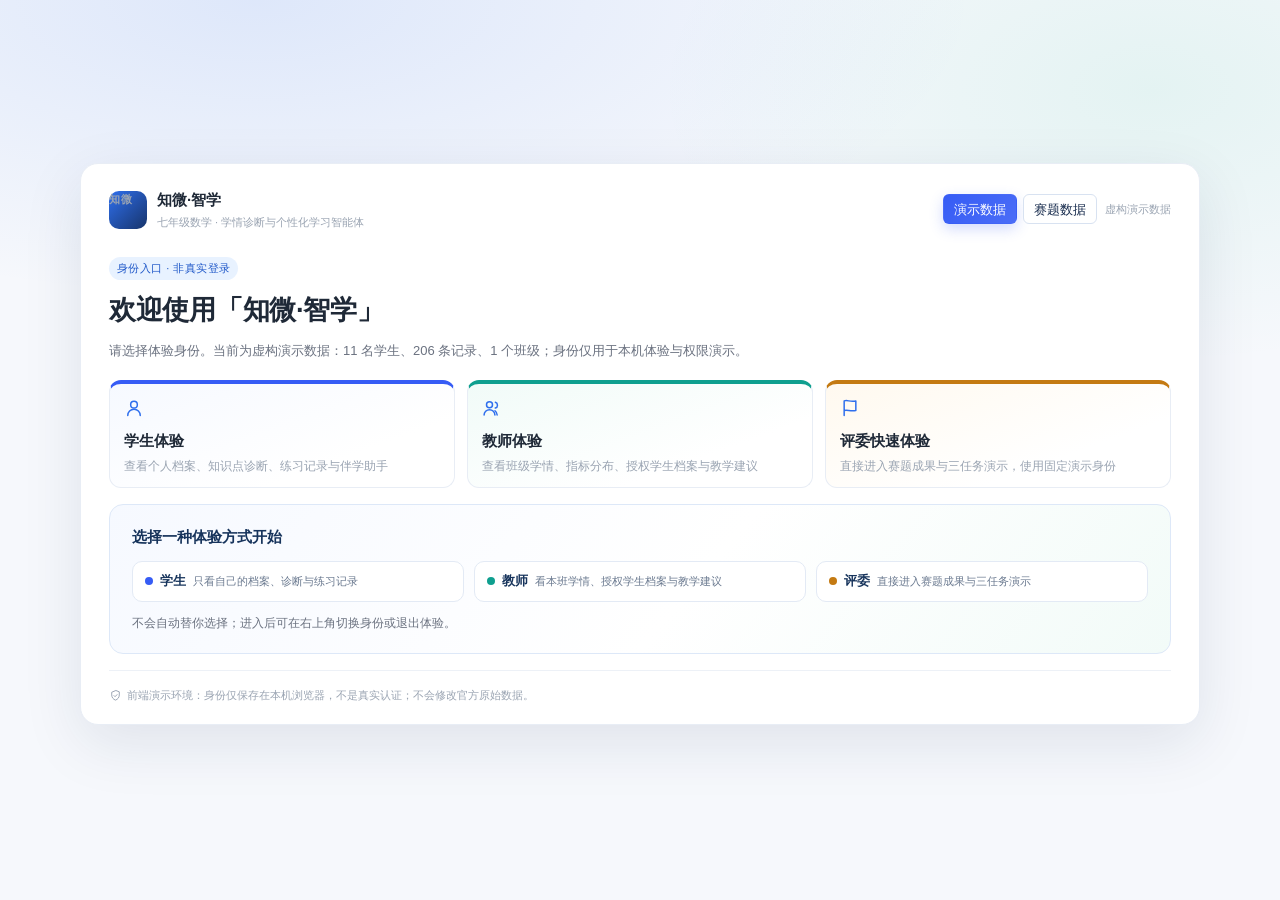
<file: index.html>
<!DOCTYPE html>
<html lang="zh-CN">
<head>
  <meta charset="utf-8" />
  <meta name="viewport" content="width=device-width, initial-scale=1" />
  <title>知微·智学 · 七年级数学学情诊断与个性化学习智能体</title>
  <meta name="description" content="面向七年级数学的学情诊断与个性化学习智能体原型（演示数据）" />
  <link rel="stylesheet" href="css/tokens.css" />
  <link rel="stylesheet" href="css/base.css" />
  <link rel="stylesheet" href="css/components.css" />
  <link rel="stylesheet" href="css/charts.css" />
  <link rel="stylesheet" href="css/student.css" />
  <link rel="stylesheet" href="css/teacher.css" />
  <link rel="stylesheet" href="css/analysis.css" />
  <link rel="stylesheet" href="css/print.css" />
  <link rel="stylesheet" href="css/contest.css" />
  <link rel="stylesheet" href="css/identity.css" />
  <link rel="stylesheet" href="css/assign.css" />
  <link rel="stylesheet" href="css/visual-refresh.css" />
</head>
<body>
  <a class="skip-link" href="#app">跳到主要内容</a>
  <div id="app" class="app-root">
    <div class="boot">
      <div class="boot-mark">知微</div>
      <p class="boot-text">正在加载演示数据……</p>
    </div>
  </div>
  <div id="overlay-root"></div>
  <div id="toast-root" class="toast-root" aria-live="polite" aria-atomic="true"></div>

  <!-- 核心库 -->
  <script src="js/core/html.js"></script>
  <script src="js/core/pages.js"></script>
  <script src="js/data/seed.js"></script>
  <script src="js/data/official-data.js"></script>
  <script src="js/data/official.js"></script>
  <script src="js/services/parser.js"></script>
  <script src="js/services/grader.js"></script>
  <script src="js/services/diagnosis.js"></script>
  <script src="js/services/selectors.js"></script>
  <script src="js/services/assistant.js"></script>
  <script src="js/services/io.js"></script>
  <script src="js/services/competition.js"></script>
  <script src="js/core/store.js"></script>
  <script src="js/core/ui.js"></script>
  <script src="js/core/charts.js"></script>

  <!-- 学生端页面 -->
  <script src="js/pages/student/home.js"></script>
  <script src="js/pages/student/practice.js"></script>
  <script src="js/pages/student/archive.js"></script>
  <script src="js/pages/student/report.js"></script>

  <!-- 教师端页面（核心流程） -->
  <script src="js/pages/teacher/dashboard.js"></script>
  <script src="js/pages/teacher/import.js"></script>
  <script src="js/pages/teacher/assign.js"></script>
  <script src="js/pages/teacher/grading.js"></script>
  <script src="js/pages/teacher/review.js"></script>

  <!-- 教师端页面（学情分析） -->
  <script src="js/pages/teacher/analysis.js"></script>
  <script src="js/pages/teacher/profile.js"></script>
  <script src="js/pages/teacher/assistant.js"></script>
  <script src="js/pages/teacher/data.js"></script>
  <script src="js/pages/teacher/contest.js"></script>

  <!-- 应用入口 -->
  <script src="js/app.js"></script>
</body>
</html>
</file>
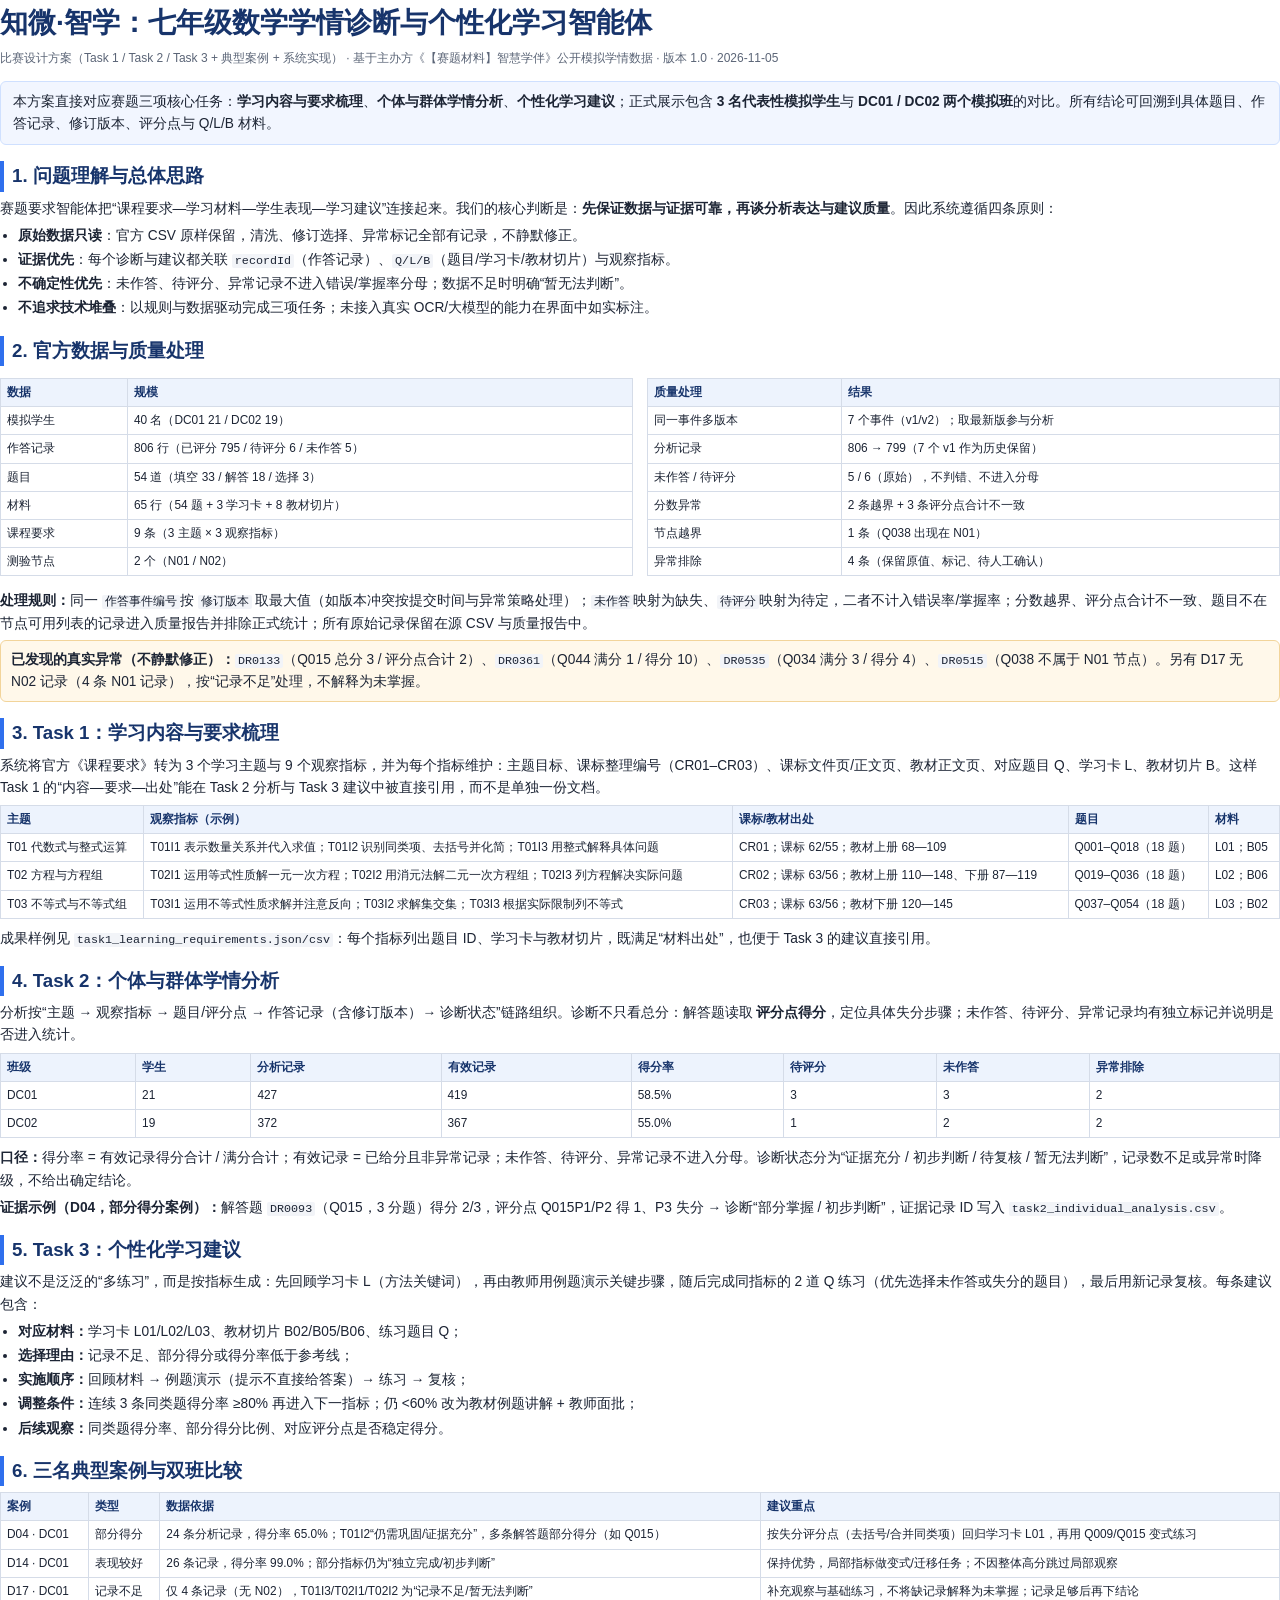
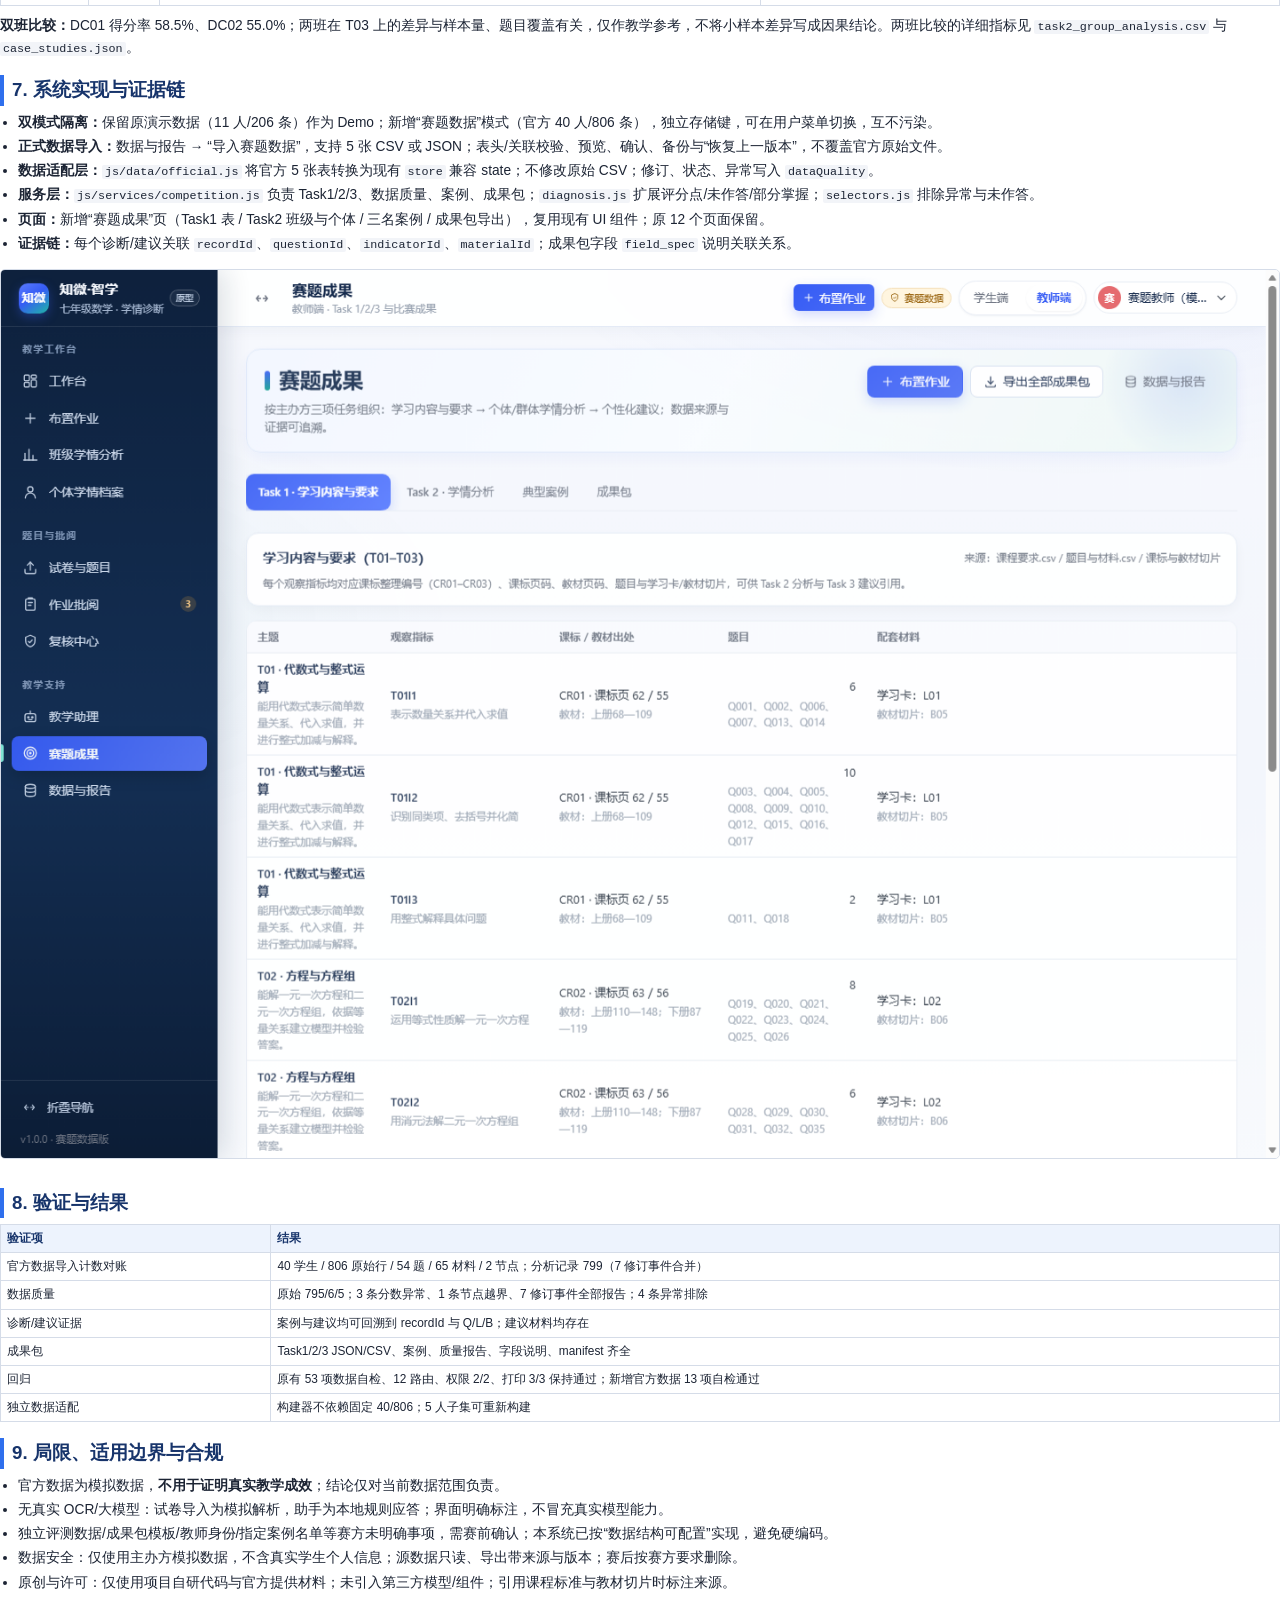
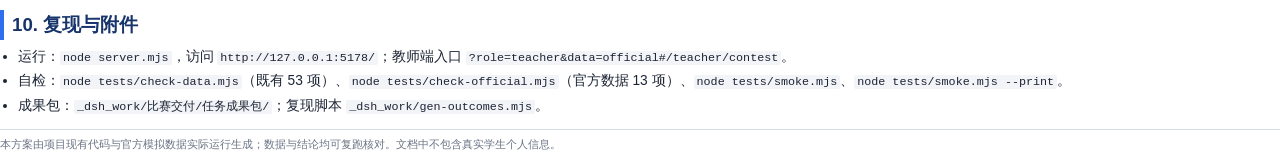
<file: 比赛交付/设计方案.html>
<!DOCTYPE html>
<html lang="zh-CN">
<head>
<meta charset="utf-8" />
<title>知微·智学 · 比赛设计方案</title>
<style>
  @page { size: A4; margin: 15mm 14mm 14mm; }
  * { box-sizing: border-box; }
  body { font-family: "Microsoft YaHei", "PingFang SC", sans-serif; color: #1c2434; font-size: 10.3pt; line-height: 1.62; margin: 0; }
  h1 { font-size: 21pt; color: #17346b; margin: 0 0 4px; }
  h2 { font-size: 14pt; color: #17346b; margin: 16px 0 6px; border-left: 4px solid #2f6fed; padding-left: 8px; }
  h3 { font-size: 11.5pt; color: #17346b; margin: 10px 0 4px; }
  p { margin: 5px 0; }
  .meta { color: #5b6577; font-size: 9pt; margin-bottom: 12px; }
  .lead { background: #f2f6ff; border: 1px solid #cfe0ff; padding: 9px 12px; border-radius: 6px; margin: 8px 0 12px; }
  table { width: 100%; border-collapse: collapse; margin: 6px 0 9px; font-size: 8.9pt; }
  th, td { border: 1px solid #d5dce8; padding: 4px 6px; vertical-align: top; text-align: left; }
  th { background: #edf3fd; color: #17346b; font-weight: 600; }
  ul, ol { margin: 4px 0 8px 18px; padding: 0; }
  li { margin: 2px 0; }
  .tag { display: inline-block; background: #e8f2ff; color: #2159c9; border-radius: 3px; padding: 0 5px; font-size: 8.4pt; }
  .warn { background: #fff8ea; border: 1px solid #f2d49a; padding: 8px 10px; border-radius: 6px; }
  .two { display: flex; gap: 14px; }
  .two > div { flex: 1; }
  .shot { width: 100%; border: 1px solid #d5dce8; border-radius: 5px; margin: 6px 0; }
  .foot { margin-top: 12px; border-top: 1px solid #d5dce8; padding-top: 6px; color: #6b7485; font-size: 8.2pt; }
  .page-break { page-break-before: always; }
  code { background: #f2f4f8; padding: 0 3px; border-radius: 2px; font-family: Consolas, monospace; font-size: 8.8pt; }
</style>
</head>
<body>

<h1>知微·智学：七年级数学学情诊断与个性化学习智能体</h1>
<div class="meta">比赛设计方案（Task 1 / Task 2 / Task 3 + 典型案例 + 系统实现） · 基于主办方《【赛题材料】智慧学伴》公开模拟学情数据 · 版本 1.0 · 2026-11-05</div>

<div class="lead">
本方案直接对应赛题三项核心任务：<b>学习内容与要求梳理</b>、<b>个体与群体学情分析</b>、<b>个性化学习建议</b>；正式展示包含 <b>3 名代表性模拟学生</b>与 <b>DC01 / DC02 两个模拟班</b>的对比。所有结论可回溯到具体题目、作答记录、修订版本、评分点与 Q/L/B 材料。
</div>

<h2>1. 问题理解与总体思路</h2>
<p>赛题要求智能体把“课程要求—学习材料—学生表现—学习建议”连接起来。我们的核心判断是：<b>先保证数据与证据可靠，再谈分析表达与建议质量</b>。因此系统遵循四条原则：</p>
<ul>
  <li><b>原始数据只读</b>：官方 CSV 原样保留，清洗、修订选择、异常标记全部有记录，不静默修正。</li>
  <li><b>证据优先</b>：每个诊断与建议都关联 <code>recordId</code>（作答记录）、<code>Q/L/B</code>（题目/学习卡/教材切片）与观察指标。</li>
  <li><b>不确定性优先</b>：未作答、待评分、异常记录不进入错误/掌握率分母；数据不足时明确“暂无法判断”。</li>
  <li><b>不追求技术堆叠</b>：以规则与数据驱动完成三项任务；未接入真实 OCR/大模型的能力在界面中如实标注。</li>
</ul>

<h2>2. 官方数据与质量处理</h2>
<div class="two">
  <div>
    <table>
      <tr><th>数据</th><th>规模</th></tr>
      <tr><td>模拟学生</td><td>40 名（DC01 21 / DC02 19）</td></tr>
      <tr><td>作答记录</td><td>806 行（已评分 795 / 待评分 6 / 未作答 5）</td></tr>
      <tr><td>题目</td><td>54 道（填空 33 / 解答 18 / 选择 3）</td></tr>
      <tr><td>材料</td><td>65 行（54 题 + 3 学习卡 + 8 教材切片）</td></tr>
      <tr><td>课程要求</td><td>9 条（3 主题 × 3 观察指标）</td></tr>
      <tr><td>测验节点</td><td>2 个（N01 / N02）</td></tr>
    </table>
  </div>
  <div>
    <table>
      <tr><th>质量处理</th><th>结果</th></tr>
      <tr><td>同一事件多版本</td><td>7 个事件（v1/v2）；取最新版参与分析</td></tr>
      <tr><td>分析记录</td><td>806 → 799（7 个 v1 作为历史保留）</td></tr>
      <tr><td>未作答 / 待评分</td><td>5 / 6（原始），不判错、不进入分母</td></tr>
      <tr><td>分数异常</td><td>2 条越界 + 3 条评分点合计不一致</td></tr>
      <tr><td>节点越界</td><td>1 条（Q038 出现在 N01）</td></tr>
      <tr><td>异常排除</td><td>4 条（保留原值、标记、待人工确认）</td></tr>
    </table>
  </div>
</div>
<p><b>处理规则：</b>同一 <code>作答事件编号</code>按 <code>修订版本</code> 取最大值（如版本冲突按提交时间与异常策略处理）；<code>未作答</code>映射为缺失、<code>待评分</code>映射为待定，二者不计入错误率/掌握率；分数越界、评分点合计不一致、题目不在节点可用列表的记录进入质量报告并排除正式统计；所有原始记录保留在源 CSV 与质量报告中。</p>
<div class="warn"><b>已发现的真实异常（不静默修正）：</b><code>DR0133</code>（Q015 总分 3 / 评分点合计 2）、<code>DR0361</code>（Q044 满分 1 / 得分 10）、<code>DR0535</code>（Q034 满分 3 / 得分 4）、<code>DR0515</code>（Q038 不属于 N01 节点）。另有 D17 无 N02 记录（4 条 N01 记录），按“记录不足”处理，不解释为未掌握。</div>

<h2>3. Task 1：学习内容与要求梳理</h2>
<p>系统将官方《课程要求》转为 3 个学习主题与 9 个观察指标，并为每个指标维护：主题目标、课标整理编号（CR01–CR03）、课标文件页/正文页、教材正文页、对应题目 Q、学习卡 L、教材切片 B。这样 Task 1 的“内容—要求—出处”能在 Task 2 分析与 Task 3 建议中被直接引用，而不是单独一份文档。</p>
<table>
  <tr><th>主题</th><th>观察指标（示例）</th><th>课标/教材出处</th><th>题目</th><th>材料</th></tr>
  <tr><td>T01 代数式与整式运算</td><td>T01I1 表示数量关系并代入求值；T01I2 识别同类项、去括号并化简；T01I3 用整式解释具体问题</td><td>CR01；课标 62/55；教材上册 68—109</td><td>Q001–Q018（18 题）</td><td>L01；B05</td></tr>
  <tr><td>T02 方程与方程组</td><td>T02I1 运用等式性质解一元一次方程；T02I2 用消元法解二元一次方程组；T02I3 列方程解决实际问题</td><td>CR02；课标 63/56；教材上册 110—148、下册 87—119</td><td>Q019–Q036（18 题）</td><td>L02；B06</td></tr>
  <tr><td>T03 不等式与不等式组</td><td>T03I1 运用不等式性质求解并注意反向；T03I2 求解集交集；T03I3 根据实际限制列不等式</td><td>CR03；课标 63/56；教材下册 120—145</td><td>Q037–Q054（18 题）</td><td>L03；B02</td></tr>
</table>
<p>成果样例见 <code>task1_learning_requirements.json/csv</code>：每个指标列出题目 ID、学习卡与教材切片，既满足“材料出处”，也便于 Task 3 的建议直接引用。</p>

<h2>4. Task 2：个体与群体学情分析</h2>
<p>分析按“主题 → 观察指标 → 题目/评分点 → 作答记录（含修订版本）→ 诊断状态”链路组织。诊断不只看总分：解答题读取 <b>评分点得分</b>，定位具体失分步骤；未作答、待评分、异常记录均有独立标记并说明是否进入统计。</p>
<table>
  <tr><th>班级</th><th>学生</th><th>分析记录</th><th>有效记录</th><th>得分率</th><th>待评分</th><th>未作答</th><th>异常排除</th></tr>
  <tr><td>DC01</td><td>21</td><td>427</td><td>419</td><td>58.5%</td><td>3</td><td>3</td><td>2</td></tr>
  <tr><td>DC02</td><td>19</td><td>372</td><td>367</td><td>55.0%</td><td>1</td><td>2</td><td>2</td></tr>
</table>
<p><b>口径：</b>得分率 = 有效记录得分合计 / 满分合计；有效记录 = 已给分且非异常记录；未作答、待评分、异常记录不进入分母。诊断状态分为“证据充分 / 初步判断 / 待复核 / 暂无法判断”，记录数不足或异常时降级，不给出确定结论。</p>
<p><b>证据示例（D04，部分得分案例）：</b>解答题 <code>DR0093</code>（Q015，3 分题）得分 2/3，评分点 Q015P1/P2 得 1、P3 失分 → 诊断“部分掌握 / 初步判断”，证据记录 ID 写入 <code>task2_individual_analysis.csv</code>。</p>

<h2>5. Task 3：个性化学习建议</h2>
<p>建议不是泛泛的“多练习”，而是按指标生成：先回顾学习卡 L（方法关键词），再由教师用例题演示关键步骤，随后完成同指标的 2 道 Q 练习（优先选择未作答或失分的题目），最后用新记录复核。每条建议包含：</p>
<ul>
  <li><b>对应材料：</b>学习卡 L01/L02/L03、教材切片 B02/B05/B06、练习题目 Q；</li>
  <li><b>选择理由：</b>记录不足、部分得分或得分率低于参考线；</li>
  <li><b>实施顺序：</b>回顾材料 → 例题演示（提示不直接给答案）→ 练习 → 复核；</li>
  <li><b>调整条件：</b>连续 3 条同类题得分率 ≥80% 再进入下一指标；仍 &lt;60% 改为教材例题讲解 + 教师面批；</li>
  <li><b>后续观察：</b>同类题得分率、部分得分比例、对应评分点是否稳定得分。</li>
</ul>

<h2>6. 三名典型案例与双班比较</h2>
<table>
  <tr><th>案例</th><th>类型</th><th>数据依据</th><th>建议重点</th></tr>
  <tr><td>D04 · DC01</td><td>部分得分</td><td>24 条分析记录，得分率 65.0%；T01I2“仍需巩固/证据充分”，多条解答题部分得分（如 Q015）</td><td>按失分评分点（去括号/合并同类项）回归学习卡 L01，再用 Q009/Q015 变式练习</td></tr>
  <tr><td>D14 · DC01</td><td>表现较好</td><td>26 条记录，得分率 99.0%；部分指标仍为“独立完成/初步判断”</td><td>保持优势，局部指标做变式/迁移任务；不因整体高分跳过局部观察</td></tr>
  <tr><td>D17 · DC01</td><td>记录不足</td><td>仅 4 条记录（无 N02），T01I3/T02I1/T02I2 为“记录不足/暂无法判断”</td><td>补充观察与基础练习，不将缺记录解释为未掌握；记录足够后再下结论</td></tr>
</table>
<p><b>双班比较：</b>DC01 得分率 58.5%、DC02 55.0%；两班在 T03 上的差异与样本量、题目覆盖有关，仅作教学参考，不将小样本差异写成因果结论。两班比较的详细指标见 <code>task2_group_analysis.csv</code> 与 <code>case_studies.json</code>。</p>

<h2>7. 系统实现与证据链</h2>
<ul>
  <li><b>双模式隔离：</b>保留原演示数据（11 人/206 条）作为 Demo；新增“赛题数据”模式（官方 40 人/806 条），独立存储键，可在用户菜单切换，互不污染。</li>
  <li><b>正式数据导入：</b>数据与报告 → “导入赛题数据”，支持 5 张 CSV 或 JSON；表头/关联校验、预览、确认、备份与“恢复上一版本”，不覆盖官方原始文件。</li>
  <li><b>数据适配层：</b><code>js/data/official.js</code> 将官方 5 张表转换为现有 <code>store</code> 兼容 state；不修改原始 CSV；修订、状态、异常写入 <code>dataQuality</code>。</li>
  <li><b>服务层：</b><code>js/services/competition.js</code> 负责 Task1/2/3、数据质量、案例、成果包；<code>diagnosis.js</code> 扩展评分点/未作答/部分掌握；<code>selectors.js</code> 排除异常与未作答。</li>
  <li><b>页面：</b>新增“赛题成果”页（Task1 表 / Task2 班级与个体 / 三名案例 / 成果包导出），复用现有 UI 组件；原 12 个页面保留。</li>
  <li><b>证据链：</b>每个诊断/建议关联 <code>recordId</code>、<code>questionId</code>、<code>indicatorId</code>、<code>materialId</code>；成果包字段 <code>field_spec</code> 说明关联关系。</li>
</ul>
<img class="shot" src="screenshots/contest-task1.png" alt="赛题成果页（Task 1）" />

<h2>8. 验证与结果</h2>
<table>
  <tr><th>验证项</th><th>结果</th></tr>
  <tr><td>官方数据导入计数对账</td><td>40 学生 / 806 原始行 / 54 题 / 65 材料 / 2 节点；分析记录 799（7 修订事件合并）</td></tr>
  <tr><td>数据质量</td><td>原始 795/6/5；3 条分数异常、1 条节点越界、7 修订事件全部报告；4 条异常排除</td></tr>
  <tr><td>诊断/建议证据</td><td>案例与建议均可回溯到 recordId 与 Q/L/B；建议材料均存在</td></tr>
  <tr><td>成果包</td><td>Task1/2/3 JSON/CSV、案例、质量报告、字段说明、manifest 齐全</td></tr>
  <tr><td>回归</td><td>原有 53 项数据自检、12 路由、权限 2/2、打印 3/3 保持通过；新增官方数据 13 项自检通过</td></tr>
  <tr><td>独立数据适配</td><td>构建器不依赖固定 40/806；5 人子集可重新构建</td></tr>
</table>

<h2>9. 局限、适用边界与合规</h2>
<ul>
  <li>官方数据为模拟数据，<b>不用于证明真实教学成效</b>；结论仅对当前数据范围负责。</li>
  <li>无真实 OCR/大模型：试卷导入为模拟解析，助手为本地规则应答；界面明确标注，不冒充真实模型能力。</li>
  <li>独立评测数据/成果包模板/教师身份/指定案例名单等赛方未明确事项，需赛前确认；本系统已按“数据结构可配置”实现，避免硬编码。</li>
  <li>数据安全：仅使用主办方模拟数据，不含真实学生个人信息；源数据只读、导出带来源与版本；赛后按赛方要求删除。</li>
  <li>原创与许可：仅使用项目自研代码与官方提供材料；未引入第三方模型/组件；引用课程标准与教材切片时标注来源。</li>
</ul>

<h2>10. 复现与附件</h2>
<ul>
  <li>运行：<code>node server.mjs</code>，访问 <code>http://127.0.0.1:5178/</code>；教师端入口 <code>?role=teacher&amp;data=official#/teacher/contest</code>。</li>
  <li>自检：<code>node tests/check-data.mjs</code>（既有 53 项）、<code>node tests/check-official.mjs</code>（官方数据 13 项）、<code>node tests/smoke.mjs</code>、<code>node tests/smoke.mjs --print</code>。</li>
  <li>成果包：<code>_dsh_work/比赛交付/任务成果包/</code>；复现脚本 <code>_dsh_work/gen-outcomes.mjs</code>。</li>
</ul>

<div class="foot">本方案由项目现有代码与官方模拟数据实际运行生成；数据与结论均可复跑核对。文档中不包含真实学生个人信息。</div>

</body>
</html>
</file>
<file: css/tokens.css>
/* ============================================================
   知微·智学 · 设计令牌（Design Tokens）
   依据 UI设计.docx：暖白底 + 深海蓝主色 + 青绿辅助色
   ============================================================ */
:root {
  /* 色彩 */
  --bg: #F6F8FC;
  --bg-soft: #F0F4FA;
  --surface: #FFFFFF;
  --surface-2: #FAFBFE;
  --primary: #365CF5;
  --primary-hover: #2A4BD8;
  --primary-active: #2440BC;
  --primary-50: #EEF2FF;
  --primary-100: #DDE5FF;
  --primary-200: #C3D0FF;
  --navy: #172B4D;
  --navy-2: #24395C;
  --teal: #20B8A5;
  --teal-hover: #17A08F;
  --teal-50: #E7F8F5;
  --teal-100: #CDF1EB;
  --success: #16A085;
  --success-50: #E6F6F2;
  --warn: #F0A43A;
  --warn-hover: #DC9128;
  --warn-50: #FDF4E6;
  --warn-100: #FBE7C7;
  --danger: #E56B6F;
  --danger-50: #FDEDEE;
  --danger-100: #FAD5D7;
  --text: #1F2937;
  --text-2: #6B7280;
  --text-3: #9AA4B2;
  --text-invert: #FFFFFF;
  --border: #E8EDF5;
  --border-strong: #D6DFEC;
  --border-focus: #365CF5;
  --overlay: rgba(23, 43, 77, 0.42);

  /* 圆角 */
  --radius-xs: 6px;
  --radius-sm: 8px;
  --radius: 12px;
  --radius-lg: 16px;
  --radius-xl: 20px;
  --radius-pill: 999px;

  /* 间距（8px 体系） */
  --s-1: 4px;
  --s-2: 8px;
  --s-3: 12px;
  --s-4: 16px;
  --s-5: 20px;
  --s-6: 24px;
  --s-7: 32px;
  --s-8: 40px;
  --s-9: 48px;
  --s-10: 64px;
  --s-11: 80px;

  /* 阴影 */
  --shadow-xs: 0 1px 2px rgba(23, 43, 77, 0.05);
  --shadow-sm: 0 1px 3px rgba(23, 43, 77, 0.07), 0 1px 2px rgba(23, 43, 77, 0.04);
  --shadow-md: 0 6px 20px rgba(23, 43, 77, 0.08);
  --shadow-lg: 0 18px 48px rgba(23, 43, 77, 0.14);
  --shadow-focus: 0 0 0 3px rgba(54, 92, 245, 0.18);

  /* 字体 */
  --font-sans: "Inter", -apple-system, BlinkMacSystemFont, "Segoe UI", "PingFang SC",
    "Hiragino Sans GB", "Microsoft YaHei", "Noto Sans SC", "Source Han Sans SC", sans-serif;
  --font-num: "Inter", "SF Pro Display", "Segoe UI", system-ui, sans-serif;
  --font-mono: "JetBrains Mono", "SFMono-Regular", Consolas, "Liberation Mono", monospace;

  --fs-xs: 12px;
  --fs-sm: 13px;
  --fs-base: 14px;
  --fs-md: 15px;
  --fs-lg: 17px;
  --fs-xl: 20px;
  --fs-2xl: 24px;
  --fs-3xl: 30px;
  --fs-4xl: 38px;

  --lh-tight: 1.25;
  --lh-normal: 1.55;
  --lh-relaxed: 1.75;

  /* 动效 */
  --dur-fast: 150ms;
  --dur: 200ms;
  --dur-slow: 250ms;
  --ease: cubic-bezier(0.2, 0.8, 0.2, 1);
  --ease-out: cubic-bezier(0.16, 1, 0.3, 1);

  /* 布局 */
  --sidebar-w: 244px;
  --sidebar-w-collapsed: 76px;
  --topbar-h: 64px;
  --content-max: 1280px;
  --z-sticky: 20;
  --z-nav: 40;
  --z-overlay: 60;
  --z-modal: 70;
  --z-toast: 90;

  /* 语义状态（与 UI 规范对应） */
  --st-confirmed: var(--success);
  --st-confirmed-bg: var(--success-50);
  --st-pending: var(--warn);
  --st-pending-bg: var(--warn-50);
  --st-unknown: #8A94A6;
  --st-unknown-bg: #F1F4F9;
  --st-processing: var(--primary);
  --st-processing-bg: var(--primary-50);
  --st-error: var(--danger);
  --st-error-bg: var(--danger-50);
}
</file>
<file: css/base.css>
/* ============================================================
   知微·智学 · 基础样式与页面外壳
   ============================================================ */
*,
*::before,
*::after { box-sizing: border-box; }

html, body { height: 100%; }

html {
  -webkit-text-size-adjust: 100%;
  text-size-adjust: 100%;
}

body {
  margin: 0;
  background: var(--bg);
  color: var(--text);
  font-family: var(--font-sans);
  font-size: var(--fs-base);
  line-height: var(--lh-normal);
  -webkit-font-smoothing: antialiased;
  -moz-osx-font-smoothing: grayscale;
}

h1, h2, h3, h4, h5, p, figure, blockquote, dl, dd { margin: 0; }
ul, ol { margin: 0; padding: 0; }
li { list-style: none; }
button, input, select, textarea { font: inherit; color: inherit; }
button { cursor: pointer; }
a { color: var(--primary); text-decoration: none; }
a:hover { text-decoration: underline; }
img, svg { max-width: 100%; }
strong, b { font-weight: 600; }

::selection { background: var(--primary-100); color: var(--navy); }

:focus-visible {
  outline: 2px solid var(--primary);
  outline-offset: 2px;
  border-radius: var(--radius-xs);
}

.skip-link {
  position: fixed;
  left: 12px;
  top: -60px;
  z-index: 200;
  background: var(--surface);
  color: var(--primary);
  padding: 8px 14px;
  border-radius: var(--radius-sm);
  box-shadow: var(--shadow-md);
  transition: top var(--dur) var(--ease);
}
.skip-link:focus { top: 12px; }

/* ---------------- 启动占位 ---------------- */
.boot {
  min-height: 100vh;
  display: flex;
  flex-direction: column;
  align-items: center;
  justify-content: center;
  gap: var(--s-4);
}
.boot-mark {
  width: 64px; height: 64px;
  border-radius: 18px;
  background: linear-gradient(140deg, var(--primary), #5B7BFF 55%, var(--teal));
  color: #fff;
  font-weight: 700;
  font-size: 19px;
  display: flex; align-items: center; justify-content: center;
  box-shadow: var(--shadow-md);
  letter-spacing: 1px;
}
.boot-text { color: var(--text-2); font-size: var(--fs-sm); }

/* ============================================================
   页面外壳：左侧导航 + 顶部工具栏 + 内容区
   ============================================================ */
.shell {
  display: grid;
  grid-template-columns: var(--sidebar-w) minmax(0, 1fr);
  min-height: 100vh;
  transition: grid-template-columns var(--dur-slow) var(--ease);
}
.shell.is-collapsed { grid-template-columns: var(--sidebar-w-collapsed) minmax(0, 1fr); }

/* ---------------- 侧边导航 ---------------- */
.sidebar {
  position: sticky;
  top: 0;
  height: 100vh;
  display: flex;
  flex-direction: column;
  background: var(--surface);
  border-right: 1px solid var(--border);
  z-index: var(--z-nav);
}
.brand {
  display: flex;
  align-items: center;
  gap: var(--s-3);
  height: var(--topbar-h);
  padding: 0 var(--s-5);
  border-bottom: 1px solid var(--border);
  flex: 0 0 auto;
}
.brand-mark {
  width: 34px; height: 34px;
  flex: 0 0 auto;
  border-radius: 10px;
  background: linear-gradient(140deg, var(--primary), #5B7BFF 55%, var(--teal));
  color: #fff;
  font-size: 13px;
  font-weight: 700;
  display: flex; align-items: center; justify-content: center;
  letter-spacing: .5px;
}
.brand-text { min-width: 0; }
.brand-name {
  font-size: var(--fs-md);
  font-weight: 700;
  color: var(--navy);
  letter-spacing: .5px;
  white-space: nowrap;
}
.brand-sub {
  font-size: var(--fs-xs);
  color: var(--text-3);
  white-space: nowrap;
  margin-top: 1px;
}
.brand-badge {
  margin-left: auto;
  font-size: 10px;
  color: var(--text-3);
  border: 1px solid var(--border-strong);
  border-radius: var(--radius-pill);
  padding: 1px 6px;
  white-space: nowrap;
}

.nav {
  flex: 1 1 auto;
  overflow-y: auto;
  padding: var(--s-4) var(--s-3);
  display: flex;
  flex-direction: column;
  gap: var(--s-5);
  scrollbar-width: thin;
}
.nav-group-title {
  font-size: 11px;
  letter-spacing: .08em;
  color: var(--text-3);
  font-weight: 600;
  padding: 0 var(--s-3);
  margin-bottom: var(--s-2);
  white-space: nowrap;
  overflow: hidden;
}
.nav-item {
  display: flex;
  align-items: center;
  gap: var(--s-3);
  padding: 9px var(--s-3);
  border-radius: var(--radius-sm);
  color: var(--text-2);
  font-size: var(--fs-base);
  font-weight: 500;
  text-decoration: none;
  transition: background var(--dur-fast) var(--ease), color var(--dur-fast) var(--ease);
  position: relative;
  white-space: nowrap;
}
.nav-item + .nav-item { margin-top: 2px; }
.nav-item svg { flex: 0 0 auto; color: currentColor; opacity: .9; }
.nav-item:hover { background: var(--bg-soft); color: var(--navy); text-decoration: none; }
.nav-item.is-active { background: var(--primary-50); color: var(--primary); font-weight: 600; }
.nav-item.is-active::before {
  content: "";
  position: absolute;
  left: -12px; top: 50%;
  transform: translateY(-50%);
  width: 3px; height: 20px;
  border-radius: 0 3px 3px 0;
  background: var(--primary);
}
.nav-item-label { flex: 1 1 auto; overflow: hidden; text-overflow: ellipsis; }
.nav-count {
  font-size: 11px;
  font-weight: 600;
  padding: 0 6px;
  border-radius: var(--radius-pill);
  background: var(--warn-50);
  color: var(--warn-hover);
  line-height: 18px;
}
.nav-foot {
  border-top: 1px solid var(--border);
  padding: var(--s-3);
  display: flex;
  flex-direction: column;
  gap: var(--s-2);
}
.nav-collapse {
  display: flex;
  align-items: center;
  gap: var(--s-3);
  width: 100%;
  padding: 8px var(--s-3);
  border: 0;
  background: transparent;
  border-radius: var(--radius-sm);
  color: var(--text-2);
  font-size: var(--fs-sm);
}
.nav-collapse:hover { background: var(--bg-soft); color: var(--navy); }

/* 折叠态 */
.shell.is-collapsed .brand { padding: 0; justify-content: center; }
.shell.is-collapsed .brand-text,
.shell.is-collapsed .brand-badge,
.shell.is-collapsed .nav-group-title,
.shell.is-collapsed .nav-item-label,
.shell.is-collapsed .nav-count,
.shell.is-collapsed .nav-collapse span { display: none; }
.shell.is-collapsed .nav-item { justify-content: center; padding: 10px 0; }
.shell.is-collapsed .nav-item.is-active::before { left: -12px; }
.shell.is-collapsed .nav-collapse { justify-content: center; }

/* ---------------- 主区域 ---------------- */
.main {
  min-width: 0;
  display: flex;
  flex-direction: column;
  min-height: 100vh;
}
.topbar {
  position: sticky;
  top: 0;
  z-index: var(--z-sticky);
  height: var(--topbar-h);
  flex: 0 0 auto;
  display: flex;
  align-items: center;
  gap: var(--s-4);
  padding: 0 var(--s-7);
  background: rgba(246, 248, 252, 0.86);
  backdrop-filter: saturate(1.4) blur(10px);
  border-bottom: 1px solid var(--border);
}
.topbar-title { min-width: 0; }
.topbar-title h1 {
  font-size: var(--fs-lg);
  font-weight: 650;
  color: var(--navy);
  line-height: 1.3;
  white-space: nowrap;
  overflow: hidden;
  text-overflow: ellipsis;
}
.topbar-crumb {
  font-size: var(--fs-xs);
  color: var(--text-3);
  margin-top: 1px;
  white-space: nowrap;
  overflow: hidden;
  text-overflow: ellipsis;
}
.topbar-tools {
  margin-left: auto;
  display: flex;
  align-items: center;
  gap: var(--s-2);
}
.content {
  flex: 1 1 auto;
  width: 100%;
  max-width: var(--content-max);
  margin: 0 auto;
  padding: var(--s-6) var(--s-7) var(--s-9);
}
.content.is-wide { max-width: none; }

.page { display: flex; flex-direction: column; gap: var(--s-6); animation: page-in var(--dur-slow) var(--ease-out); }
@keyframes page-in {
  from { opacity: 0; transform: translateY(6px); }
  to { opacity: 1; transform: none; }
}

/* ---------------- 页头 ---------------- */
.page-head { display: flex; align-items: flex-start; gap: var(--s-4); flex-wrap: wrap; }
.page-head-main { min-width: 0; flex: 1 1 340px; }
.page-title {
  font-size: var(--fs-2xl);
  font-weight: 650;
  color: var(--navy);
  letter-spacing: -0.01em;
  line-height: 1.3;
}
.page-desc { color: var(--text-2); font-size: var(--fs-sm); margin-top: var(--s-2); max-width: 76ch; }
.page-actions { display: flex; align-items: center; gap: var(--s-2); flex-wrap: wrap; }

/* ---------------- 通用工具类 ---------------- */
.stack { display: flex; flex-direction: column; gap: var(--s-4); }
.stack-sm { display: flex; flex-direction: column; gap: var(--s-2); }
.stack-lg { display: flex; flex-direction: column; gap: var(--s-6); }
.row { display: flex; align-items: center; gap: var(--s-3); }
.row-sm { display: flex; align-items: center; gap: var(--s-2); }
.row-between { display: flex; align-items: center; justify-content: space-between; gap: var(--s-3); }
.row-wrap { flex-wrap: wrap; }
.spacer { flex: 1 1 auto; }
.muted { color: var(--text-2); }
.small { font-size: var(--fs-sm); }
.tiny { font-size: var(--fs-xs); }
.num { font-family: var(--font-num); font-variant-numeric: tabular-nums; }
.mono { font-family: var(--font-mono); }
.strong { font-weight: 600; }
.navy { color: var(--navy); }
.primary-text { color: var(--primary); }
.teal-text { color: var(--teal-hover); }
.warn-text { color: var(--warn-hover); }
.danger-text { color: var(--danger); }
.truncate { overflow: hidden; text-overflow: ellipsis; white-space: nowrap; }
.scroll-x { overflow-x: auto; scrollbar-width: thin; }
.divider { height: 1px; background: var(--border); border: 0; margin: 0; }
.mt-2 { margin-top: var(--s-2); }
.mt-4 { margin-top: var(--s-4); }
.mt-6 { margin-top: var(--s-6); }
.mb-2 { margin-bottom: var(--s-2); }
.mb-4 { margin-bottom: var(--s-4); }
.hidden { display: none !important; }
.sr-only {
  position: absolute; width: 1px; height: 1px; padding: 0; margin: -1px;
  overflow: hidden; clip: rect(0 0 0 0); white-space: nowrap; border: 0;
}

/* ---------------- 响应式 ---------------- */
@media (max-width: 1180px) {
  :root { --sidebar-w: 216px; }
  .content { padding: var(--s-5) var(--s-5) var(--s-8); }
  .topbar { padding: 0 var(--s-5); }
}
@media (max-width: 900px) {
  .shell, .shell.is-collapsed { grid-template-columns: var(--sidebar-w-collapsed) minmax(0, 1fr); }
  .shell .brand-text, .shell .nav-group-title, .shell .nav-item-label, .shell .nav-count,
  .shell .brand-badge, .shell .nav-collapse span { display: none; }
  .shell .brand { padding: 0; justify-content: center; }
  .shell .nav-item { justify-content: center; padding: 10px 0; }
  .shell .nav-collapse { justify-content: center; }
  .content { padding: var(--s-4) var(--s-4) var(--s-8); }
  .topbar { padding: 0 var(--s-4); gap: var(--s-2); }
  .page-title { font-size: var(--fs-xl); }
}
@media (max-width: 640px) {
  .topbar-crumb { display: none; }
  .page-actions { width: 100%; }
}

/* ---------------- 打印 ---------------- */
@media print {
  .sidebar, .topbar, .no-print, .toast-root { display: none !important; }
  .shell { display: block; }
  .content { max-width: none; padding: 0; }
  body { background: #fff; }
  .card { box-shadow: none !important; border-color: #D6DFEC !important; break-inside: avoid; }
  a { color: inherit; text-decoration: none; }
}
</file>
<file: css/components.css>
/* ============================================================
   知微·智学 · 组件系统
   ============================================================ */

/* ---------------- 按钮 ---------------- */
.btn {
  display: inline-flex;
  align-items: center;
  justify-content: center;
  gap: 6px;
  height: 36px;
  padding: 0 14px;
  border-radius: var(--radius-sm);
  border: 1px solid transparent;
  background: var(--surface);
  color: var(--text);
  font-size: var(--fs-base);
  font-weight: 500;
  line-height: 1;
  white-space: nowrap;
  transition: background var(--dur-fast) var(--ease), border-color var(--dur-fast) var(--ease),
    color var(--dur-fast) var(--ease), box-shadow var(--dur-fast) var(--ease), transform var(--dur-fast) var(--ease);
  user-select: none;
}
.btn:active { transform: translateY(0.5px); }
.btn:disabled, .btn[aria-disabled="true"] { opacity: .5; cursor: not-allowed; pointer-events: none; }
.btn svg { flex: 0 0 auto; }

.btn-primary { background: var(--primary); color: #fff; border-color: var(--primary); box-shadow: var(--shadow-xs); }
.btn-primary:hover { background: var(--primary-hover); border-color: var(--primary-hover); text-decoration: none; }
.btn-primary:active { background: var(--primary-active); }

.btn-secondary { background: var(--surface); color: var(--navy); border-color: var(--border-strong); }
.btn-secondary:hover { background: var(--surface-2); border-color: var(--primary-200); color: var(--primary); text-decoration: none; }

.btn-ghost { background: transparent; color: var(--text-2); border-color: transparent; }
.btn-ghost:hover { background: var(--bg-soft); color: var(--navy); text-decoration: none; }

.btn-quiet { background: var(--primary-50); color: var(--primary); border-color: transparent; }
.btn-quiet:hover { background: var(--primary-100); text-decoration: none; }

.btn-teal { background: var(--teal); color: #fff; border-color: var(--teal); }
.btn-teal:hover { background: var(--teal-hover); border-color: var(--teal-hover); text-decoration: none; }

.btn-danger { background: var(--surface); color: var(--danger); border-color: var(--danger-100); }
.btn-danger:hover { background: var(--danger-50); border-color: var(--danger); text-decoration: none; }

.btn-sm { height: 30px; padding: 0 10px; font-size: var(--fs-sm); border-radius: var(--radius-xs); gap: 5px; }
.btn-lg { height: 42px; padding: 0 20px; font-size: var(--fs-md); border-radius: var(--radius); }
.btn-icon { width: 36px; padding: 0; }
.btn-icon.btn-sm { width: 30px; }
.btn-block { width: 100%; }
.btn-row { display: flex; align-items: center; gap: var(--s-2); flex-wrap: wrap; }

.link-btn {
  border: 0; background: none; padding: 0;
  color: var(--primary); font-size: var(--fs-sm); font-weight: 500;
}
.link-btn:hover { text-decoration: underline; }
.link-quiet { color: var(--text-2); }
.link-quiet:hover { color: var(--primary); }

/* ---------------- 卡片 ---------------- */
.card {
  background: var(--surface);
  border: 1px solid var(--border);
  border-radius: var(--radius);
  box-shadow: var(--shadow-xs);
  min-width: 0;
}
.card.is-pad { padding: var(--s-5); }
.card.is-flat { box-shadow: none; }
.card.is-accent { border-left: 3px solid var(--primary); }
.card.is-warn { border-left: 3px solid var(--warn); }
.card.is-teal { border-left: 3px solid var(--teal); }
.card.is-danger { border-left: 3px solid var(--danger); }
.card.is-hover { transition: border-color var(--dur) var(--ease), box-shadow var(--dur) var(--ease), transform var(--dur) var(--ease); }
.card.is-hover:hover { border-color: var(--primary-200); box-shadow: var(--shadow-md); transform: translateY(-1px); }

.card-head {
  display: flex;
  align-items: flex-start;
  gap: var(--s-3);
  padding: var(--s-5) var(--s-5) var(--s-3);
}
.card-head.is-bordered { border-bottom: 1px solid var(--border); padding-bottom: var(--s-4); }
.card-head-main { min-width: 0; flex: 1 1 auto; }
.card-title {
  font-size: var(--fs-md);
  font-weight: 600;
  color: var(--navy);
  line-height: 1.4;
  display: flex;
  align-items: center;
  gap: var(--s-2);
  flex-wrap: wrap;
}
.card-desc { font-size: var(--fs-sm); color: var(--text-2); margin-top: 3px; }
.card-actions { display: flex; align-items: center; gap: var(--s-2); flex: 0 0 auto; flex-wrap: wrap; }
.card-body { padding: 0 var(--s-5) var(--s-5); }
.card-body.is-pad-top { padding-top: var(--s-3); }
.card-body.is-solo { padding: var(--s-5); }
.card-body.is-flush { padding: 0; }
.card-foot {
  padding: var(--s-3) var(--s-5);
  border-top: 1px solid var(--border);
  display: flex;
  align-items: center;
  gap: var(--s-2);
  flex-wrap: wrap;
  background: var(--surface-2);
  border-radius: 0 0 var(--radius) var(--radius);
}
.card-foot-actions { margin-left: auto; }

.section { display: flex; flex-direction: column; gap: var(--s-4); }
.section-head { display: flex; align-items: center; gap: var(--s-3); flex-wrap: wrap; }
.section-title {
  font-size: var(--fs-md);
  font-weight: 650;
  color: var(--navy);
  display: flex; align-items: center; gap: var(--s-2);
}
.section-title::before {
  content: "";
  width: 3px; height: 14px;
  border-radius: 2px;
  background: var(--primary);
  display: inline-block;
}
.section-desc { font-size: var(--fs-sm); color: var(--text-2); }
.section-head-actions { margin-left: auto; display: flex; gap: var(--s-2); align-items: center; }

.grid { display: grid; gap: var(--s-4); }
.grid-2 { display: grid; gap: var(--s-4); grid-template-columns: repeat(2, minmax(0, 1fr)); }
.grid-3 { display: grid; gap: var(--s-4); grid-template-columns: repeat(3, minmax(0, 1fr)); }
.grid-4 { display: grid; gap: var(--s-4); grid-template-columns: repeat(4, minmax(0, 1fr)); }
.grid-auto { display: grid; gap: var(--s-4); grid-template-columns: repeat(auto-fit, minmax(220px, 1fr)); }
.split { display: grid; gap: var(--s-5); grid-template-columns: minmax(0, 1fr) 360px; align-items: start; }
.split-sm { display: grid; gap: var(--s-5); grid-template-columns: minmax(0, 1fr) 300px; align-items: start; }
.split-side { position: sticky; top: calc(var(--topbar-h) + var(--s-4)); }

@media (max-width: 1180px) {
  .grid-4 { grid-template-columns: repeat(2, minmax(0, 1fr)); }
}
@media (max-width: 1024px) {
  .split, .split-sm { grid-template-columns: minmax(0, 1fr); }
  .split-side { position: static; }
  .grid-3 { grid-template-columns: repeat(2, minmax(0, 1fr)); }
}
@media (max-width: 640px) {
  .grid-2, .grid-3, .grid-4 { grid-template-columns: minmax(0, 1fr); }
}

/* ---------------- 工具栏 ---------------- */
.toolbar {
  display: flex;
  align-items: center;
  gap: var(--s-2);
  flex-wrap: wrap;
}
.toolbar-right { margin-left: auto; display: flex; align-items: center; gap: var(--s-2); }
.toolbar-label { font-size: var(--fs-sm); color: var(--text-2); }

/* ---------------- 表单 ---------------- */
.form-grid { display: grid; gap: var(--s-4); grid-template-columns: repeat(2, minmax(0, 1fr)); }
.form-grid.is-3 { grid-template-columns: repeat(3, minmax(0, 1fr)); }
.field { display: flex; flex-direction: column; gap: 6px; min-width: 0; }
.label { font-size: var(--fs-sm); font-weight: 500; color: var(--navy); display: flex; align-items: center; gap: 6px; }
.label .req { color: var(--danger); }
.help { font-size: var(--fs-xs); color: var(--text-3); line-height: 1.5; }
.input, .select, .textarea {
  width: 100%;
  min-height: 36px;
  padding: 8px 11px;
  border: 1px solid var(--border-strong);
  border-radius: var(--radius-sm);
  background: var(--surface);
  color: var(--text);
  font-size: var(--fs-base);
  transition: border-color var(--dur-fast) var(--ease), box-shadow var(--dur-fast) var(--ease);
  outline: none;
}
.input:hover, .select:hover, .textarea:hover { border-color: var(--primary-200); }
.input:focus, .select:focus, .textarea:focus { border-color: var(--primary); box-shadow: var(--shadow-focus); }
.input::placeholder, .textarea::placeholder { color: var(--text-3); }
.textarea { min-height: 88px; resize: vertical; line-height: 1.6; }
.textarea.is-lg { min-height: 132px; }
.select {
  appearance: none;
  padding-right: 30px;
  background-image: url("data:image/svg+xml;charset=utf-8,%3Csvg xmlns='http://www.w3.org/2000/svg' width='12' height='12' viewBox='0 0 24 24' fill='none' stroke='%236B7280' stroke-width='2.4' stroke-linecap='round' stroke-linejoin='round'%3E%3Cpath d='m6 9 6 6 6-6'/%3E%3C/svg%3E");
  background-repeat: no-repeat;
  background-position: right 10px center;
}
.input.is-sm, .select.is-sm { min-height: 30px; padding: 4px 9px; font-size: var(--fs-sm); }
.input.is-lg { min-height: 44px; font-size: var(--fs-md); }
.search {
  position: relative;
  display: flex;
  align-items: center;
}
.search svg { position: absolute; left: 10px; color: var(--text-3); pointer-events: none; }
.search .input { padding-left: 32px; }
.check { display: flex; align-items: flex-start; gap: 8px; font-size: var(--fs-sm); color: var(--text); cursor: pointer; }
.check input { margin-top: 2px; accent-color: var(--primary); width: 15px; height: 15px; }
.radio-row { display: flex; gap: var(--s-3); flex-wrap: wrap; }
.inline-form { display: flex; align-items: center; gap: var(--s-2); flex-wrap: wrap; }

/* 分段控件 */
.seg {
  display: inline-flex;
  padding: 3px;
  gap: 2px;
  background: var(--bg-soft);
  border-radius: var(--radius-sm);
  border: 1px solid var(--border);
}
.seg-item {
  border: 0; background: transparent;
  padding: 5px 12px;
  border-radius: var(--radius-xs);
  font-size: var(--fs-sm);
  color: var(--text-2);
  font-weight: 500;
  transition: background var(--dur-fast) var(--ease), color var(--dur-fast) var(--ease);
}
.seg-item:hover { color: var(--navy); }
.seg-item.is-active { background: var(--surface); color: var(--primary); box-shadow: var(--shadow-xs); font-weight: 600; }

/* ---------------- 徽标 / 标签 ---------------- */
.badge {
  display: inline-flex;
  align-items: center;
  gap: 4px;
  height: 22px;
  padding: 0 8px;
  border-radius: var(--radius-pill);
  font-size: var(--fs-xs);
  font-weight: 500;
  line-height: 1;
  white-space: nowrap;
  background: var(--st-unknown-bg);
  color: var(--st-unknown);
  border: 1px solid transparent;
}
.badge svg { width: 12px; height: 12px; }
.badge-neutral { background: var(--bg-soft); color: var(--text-2); }
.badge-primary { background: var(--primary-50); color: var(--primary); }
.badge-teal { background: var(--teal-50); color: var(--teal-hover); }
.badge-success { background: var(--success-50); color: var(--success); }
.badge-warn { background: var(--warn-50); color: var(--warn-hover); }
.badge-danger { background: var(--danger-50); color: var(--danger); }
.badge-outline { background: transparent; border-color: var(--border-strong); color: var(--text-2); }
.badge-dot::before {
  content: "";
  width: 6px; height: 6px; border-radius: 50%;
  background: currentColor;
  display: inline-block;
  flex: 0 0 auto;
}
.badge-lg { height: 26px; padding: 0 10px; font-size: var(--fs-sm); }

.tag {
  display: inline-flex;
  align-items: center;
  gap: 4px;
  padding: 2px 8px;
  border-radius: var(--radius-pill);
  background: var(--bg-soft);
  color: var(--text-2);
  font-size: var(--fs-xs);
  border: 1px solid var(--border);
  white-space: nowrap;
}
.tag-primary { background: var(--primary-50); border-color: var(--primary-100); color: var(--primary); }
.tag-teal { background: var(--teal-50); border-color: var(--teal-100); color: var(--teal-hover); }
.tag-warn { background: var(--warn-50); border-color: var(--warn-100); color: var(--warn-hover); }
.tag-danger { background: var(--danger-50); border-color: var(--danger-100); color: var(--danger); }
.tag-x { border: 0; background: none; color: inherit; padding: 0; display: inline-flex; opacity: .6; }
.tag-x:hover { opacity: 1; }

.chip {
  display: inline-flex;
  align-items: center;
  gap: 5px;
  height: 28px;
  padding: 0 11px;
  border-radius: var(--radius-pill);
  border: 1px solid var(--border-strong);
  background: var(--surface);
  color: var(--text-2);
  font-size: var(--fs-sm);
  transition: all var(--dur-fast) var(--ease);
}
.chip:hover { border-color: var(--primary-200); color: var(--primary); }
.chip.is-active { background: var(--primary-50); border-color: var(--primary-200); color: var(--primary); font-weight: 500; }
.chip-row { display: flex; gap: var(--s-2); flex-wrap: wrap; }

/* ---------------- KPI ---------------- */
.kpi {
  display: flex;
  flex-direction: column;
  gap: 6px;
  padding: var(--s-4) var(--s-5);
  background: var(--surface);
  border: 1px solid var(--border);
  border-radius: var(--radius);
  box-shadow: var(--shadow-xs);
  min-width: 0;
}
.kpi-head { display: flex; align-items: center; gap: var(--s-2); color: var(--text-2); font-size: var(--fs-sm); }
.kpi-head svg { color: var(--text-3); }
.kpi-value {
  font-family: var(--font-num);
  font-size: var(--fs-3xl);
  font-weight: 650;
  letter-spacing: -0.02em;
  color: var(--navy);
  line-height: 1.1;
  display: flex;
  align-items: baseline;
  gap: 4px;
}
.kpi-value .unit { font-size: var(--fs-sm); font-weight: 500; color: var(--text-3); letter-spacing: 0; }
.kpi-sub { font-size: var(--fs-xs); color: var(--text-3); display: flex; align-items: center; gap: 5px; }
.kpi.is-primary .kpi-value { color: var(--primary); }
.kpi.is-teal .kpi-value { color: var(--teal-hover); }
.kpi.is-warn .kpi-value { color: var(--warn-hover); }
.kpi.is-danger .kpi-value { color: var(--danger); }
.kpi.is-soft { background: var(--surface-2); }
.trend-up { color: var(--success); }
.trend-down { color: var(--danger); }
.trend-flat { color: var(--text-3); }

/* ---------------- 表格 ---------------- */
.table-wrap {
  overflow-x: auto;
  border: 1px solid var(--border);
  border-radius: var(--radius);
  background: var(--surface);
  scrollbar-width: thin;
}
.table { width: 100%; border-collapse: separate; border-spacing: 0; font-size: var(--fs-sm); }
.table th {
  position: sticky;
  top: 0;
  z-index: 1;
  background: var(--surface-2);
  color: var(--text-2);
  font-weight: 600;
  font-size: var(--fs-xs);
  text-align: left;
  padding: 10px 14px;
  border-bottom: 1px solid var(--border);
  white-space: nowrap;
  letter-spacing: .01em;
}
.table td {
  padding: 11px 14px;
  border-bottom: 1px solid var(--border);
  color: var(--text);
  vertical-align: middle;
}
.table tbody tr:last-child td { border-bottom: 0; }
.table tbody tr { transition: background var(--dur-fast) var(--ease); }
.table tbody tr:hover { background: var(--surface-2); }
.table tbody tr.is-selected { background: var(--primary-50); }
.table tbody tr.is-clickable { cursor: pointer; }
.table .num, .table .td-num { font-family: var(--font-num); font-variant-numeric: tabular-nums; text-align: right; }
.table .col-center { text-align: center; }
.table .col-nowrap { white-space: nowrap; }
.table .cell-strong { font-weight: 600; color: var(--navy); }
.table .cell-sub { display: block; font-size: var(--fs-xs); color: var(--text-3); margin-top: 2px; }
.table tfoot td { background: var(--surface-2); font-weight: 600; }
.table.is-compact td { padding: 8px 12px; }
.table.is-compact th { padding: 8px 12px; }

/* ---------------- 进度 / 数值条 ---------------- */
.progress {
  position: relative;
  height: 7px;
  border-radius: var(--radius-pill);
  background: var(--bg-soft);
  overflow: hidden;
  min-width: 60px;
}
.progress-bar {
  position: absolute;
  inset: 0 auto 0 0;
  border-radius: var(--radius-pill);
  background: var(--primary);
  transition: width var(--dur-slow) var(--ease);
}
.progress-bar.is-teal { background: var(--teal); }
.progress-bar.is-warn { background: var(--warn); }
.progress-bar.is-danger { background: var(--danger); }
.progress-bar.is-neutral { background: var(--text-3); }
.progress.is-lg { height: 10px; }
.progress-line { display: flex; align-items: center; gap: var(--s-2); }
.progress-line .progress { flex: 1 1 auto; }
.progress-value { font-family: var(--font-num); font-size: var(--fs-xs); color: var(--text-2); min-width: 34px; text-align: right; }

.stat-line { display: flex; align-items: baseline; justify-content: space-between; gap: var(--s-3); font-size: var(--fs-sm); }
.stat-line + .stat-line { margin-top: 7px; }
.stat-line .k { color: var(--text-2); }
.stat-line .v { font-family: var(--font-num); font-weight: 600; color: var(--navy); }

.kv { display: flex; flex-direction: column; gap: 2px; }
.kv dt { font-size: var(--fs-xs); color: var(--text-3); }
.kv dd { font-size: var(--fs-sm); color: var(--text); font-weight: 500; }

/* ---------------- 提示条 / 状态块 ---------------- */
.banner {
  display: flex;
  gap: var(--s-3);
  padding: var(--s-3) var(--s-4);
  border-radius: var(--radius-sm);
  border: 1px solid var(--border);
  background: var(--surface-2);
  font-size: var(--fs-sm);
  color: var(--text-2);
  line-height: 1.6;
}
.banner-icon { flex: 0 0 auto; margin-top: 1px; }
.banner-body { min-width: 0; }
.banner-title { font-weight: 600; color: var(--navy); margin-bottom: 2px; }
.banner-info { background: var(--primary-50); border-color: var(--primary-100); color: #2C3F7E; }
.banner-info .banner-title { color: var(--primary-hover); }
.banner-warn { background: var(--warn-50); border-color: var(--warn-100); color: #7A5418; }
.banner-warn .banner-title { color: #8A5D12; }
.banner-danger { background: var(--danger-50); border-color: var(--danger-100); color: #8B3034; }
.banner-danger .banner-title { color: #9B3236; }
.banner-success { background: var(--success-50); border-color: var(--teal-100); color: #1D6455; }
.banner-success .banner-title { color: var(--success); }
.banner.is-compact { padding: 8px 12px; font-size: var(--fs-xs); }

/* ---------------- 空 / 加载 / 错误状态 ---------------- */
.empty {
  display: flex;
  flex-direction: column;
  align-items: center;
  justify-content: center;
  text-align: center;
  gap: var(--s-2);
  padding: var(--s-9) var(--s-5);
  color: var(--text-2);
}
.empty-icon {
  width: 48px; height: 48px;
  border-radius: 14px;
  background: var(--bg-soft);
  color: var(--text-3);
  display: flex; align-items: center; justify-content: center;
  margin-bottom: var(--s-2);
}
.empty-title { font-weight: 600; color: var(--navy); font-size: var(--fs-md); }
.empty-desc { font-size: var(--fs-sm); color: var(--text-3); max-width: 46ch; }
.empty.is-compact { padding: var(--s-6) var(--s-4); }

.loading { display: flex; align-items: center; justify-content: center; gap: var(--s-3); padding: var(--s-7); color: var(--text-2); font-size: var(--fs-sm); }
.spinner {
  width: 16px; height: 16px;
  border: 2px solid var(--primary-100);
  border-top-color: var(--primary);
  border-radius: 50%;
  animation: spin 700ms linear infinite;
  flex: 0 0 auto;
}
@keyframes spin { to { transform: rotate(360deg); } }

.skeleton { display: flex; flex-direction: column; gap: var(--s-2); }
.skeleton-line {
  height: 12px;
  border-radius: 6px;
  background: linear-gradient(90deg, var(--bg-soft) 25%, #EDF2F9 37%, var(--bg-soft) 63%);
  background-size: 400% 100%;
  animation: shimmer 1.4s ease infinite;
}
.skeleton-line.is-title { height: 18px; width: 40%; }
@keyframes shimmer { 0% { background-position: 100% 50%; } 100% { background-position: 0 50%; } }

/* ---------------- 标签页 ---------------- */
.tabs {
  display: flex;
  gap: var(--s-1);
  border-bottom: 1px solid var(--border);
  overflow-x: auto;
  scrollbar-width: none;
}
.tabs::-webkit-scrollbar { display: none; }
.tab {
  position: relative;
  border: 0;
  background: none;
  padding: 10px 14px;
  color: var(--text-2);
  font-size: var(--fs-sm);
  font-weight: 500;
  white-space: nowrap;
  display: inline-flex;
  align-items: center;
  gap: 6px;
  transition: color var(--dur-fast) var(--ease);
}
.tab:hover { color: var(--navy); }
.tab.is-active { color: var(--primary); font-weight: 600; }
.tab.is-active::after {
  content: "";
  position: absolute;
  left: 10px; right: 10px; bottom: -1px;
  height: 2px;
  border-radius: 2px 2px 0 0;
  background: var(--primary);
}
.tab .nav-count { background: var(--bg-soft); color: var(--text-2); }
.tab.is-active .nav-count { background: var(--primary-50); color: var(--primary); }

/* ---------------- 步骤条 ---------------- */
.stepper { display: flex; align-items: flex-start; gap: var(--s-2); flex-wrap: wrap; }
.step {
  display: flex;
  align-items: center;
  gap: var(--s-2);
  font-size: var(--fs-sm);
  color: var(--text-3);
}
.step-dot {
  width: 22px; height: 22px;
  border-radius: 50%;
  display: flex; align-items: center; justify-content: center;
  font-size: 11px;
  font-weight: 600;
  border: 1px solid var(--border-strong);
  background: var(--surface);
  color: var(--text-3);
  flex: 0 0 auto;
}
.step.is-done .step-dot { background: var(--success-50); border-color: var(--teal-100); color: var(--success); }
.step.is-done { color: var(--text-2); }
.step.is-active .step-dot { background: var(--primary); border-color: var(--primary); color: #fff; box-shadow: 0 0 0 3px var(--primary-50); }
.step.is-active { color: var(--primary); font-weight: 600; }
.step-sep { width: 24px; height: 1px; background: var(--border-strong); margin-top: 11px; flex: 0 1 auto; }

/* ---------------- 头像 ---------------- */
.avatar {
  width: 34px; height: 34px;
  border-radius: 50%;
  display: inline-flex;
  align-items: center;
  justify-content: center;
  font-size: var(--fs-sm);
  font-weight: 600;
  color: #fff;
  flex: 0 0 auto;
  background: var(--primary);
  letter-spacing: 0;
  user-select: none;
}
.avatar.is-sm { width: 26px; height: 26px; font-size: 11px; }
.avatar.is-lg { width: 44px; height: 44px; font-size: var(--fs-md); }
.avatar.is-xl { width: 56px; height: 56px; font-size: var(--fs-lg); }
.avatar-stack { display: flex; }
.avatar-stack .avatar { border: 2px solid var(--surface); margin-left: -8px; }
.avatar-stack .avatar:first-child { margin-left: 0; }

/* ---------------- 浮层：遮罩 / 弹窗 / 抽屉 ---------------- */
.overlay {
  position: fixed;
  inset: 0;
  background: var(--overlay);
  z-index: var(--z-overlay);
  animation: fade-in var(--dur) var(--ease);
  display: flex;
  align-items: center;
  justify-content: center;
  padding: var(--s-5);
}
@keyframes fade-in { from { opacity: 0; } to { opacity: 1; } }

.modal {
  position: relative;
  background: var(--surface);
  border-radius: var(--radius-lg);
  box-shadow: var(--shadow-lg);
  width: min(560px, 100%);
  max-height: min(86vh, 900px);
  display: flex;
  flex-direction: column;
  animation: modal-in var(--dur-slow) var(--ease-out);
  border: 1px solid var(--border);
}
.modal.is-sm { width: min(420px, 100%); }
.modal.is-md { width: min(560px, 100%); }
.modal.is-lg { width: min(820px, 100%); }
.modal.is-xl { width: min(1060px, 100%); }
@keyframes modal-in {
  from { opacity: 0; transform: translateY(10px) scale(0.985); }
  to { opacity: 1; transform: none; }
}
.modal-head {
  display: flex;
  align-items: flex-start;
  gap: var(--s-3);
  padding: var(--s-5) var(--s-6) var(--s-3);
}
.modal-title { font-size: var(--fs-lg); font-weight: 650; color: var(--navy); line-height: 1.4; flex: 1 1 auto; }
.modal-desc { font-size: var(--fs-sm); color: var(--text-2); margin-top: 4px; }
.modal-close {
  border: 0; background: transparent;
  width: 30px; height: 30px;
  border-radius: var(--radius-xs);
  color: var(--text-3);
  display: flex; align-items: center; justify-content: center;
  flex: 0 0 auto;
}
.modal-close:hover { background: var(--bg-soft); color: var(--navy); }
.modal-body { padding: var(--s-2) var(--s-6) var(--s-5); overflow-y: auto; font-size: var(--fs-base); }
.modal-body.is-flush { padding: 0; }
.modal-foot {
  display: flex;
  align-items: center;
  gap: var(--s-2);
  padding: var(--s-4) var(--s-6);
  border-top: 1px solid var(--border);
  background: var(--surface-2);
  border-radius: 0 0 var(--radius-lg) var(--radius-lg);
  flex-wrap: wrap;
}
.modal-foot .spacer { flex: 1 1 auto; }

.drawer-root { position: fixed; inset: 0; z-index: var(--z-overlay); background: var(--overlay); animation: fade-in var(--dur) var(--ease); }
.drawer {
  position: absolute;
  top: 0; right: 0; bottom: 0;
  width: min(480px, 100%);
  background: var(--surface);
  box-shadow: var(--shadow-lg);
  display: flex;
  flex-direction: column;
  animation: drawer-in var(--dur-slow) var(--ease-out);
}
@keyframes drawer-in { from { transform: translateX(24px); opacity: .6; } to { transform: none; opacity: 1; } }
.drawer-head { display: flex; align-items: flex-start; gap: var(--s-3); padding: var(--s-5) var(--s-5) var(--s-3); border-bottom: 1px solid var(--border); }
.drawer-body { padding: var(--s-4) var(--s-5); overflow-y: auto; flex: 1 1 auto; }
.drawer-foot { padding: var(--s-3) var(--s-5); border-top: 1px solid var(--border); display: flex; gap: var(--s-2); justify-content: flex-end; }

/* ---------------- Toast ---------------- */
.toast-root {
  position: fixed;
  right: var(--s-6);
  bottom: var(--s-6);
  z-index: var(--z-toast);
  display: flex;
  flex-direction: column;
  gap: var(--s-2);
  pointer-events: none;
  max-width: min(420px, calc(100vw - 32px));
}
.toast {
  display: flex;
  align-items: flex-start;
  gap: var(--s-2);
  padding: 10px 14px;
  background: var(--navy);
  color: #fff;
  border-radius: var(--radius-sm);
  box-shadow: var(--shadow-md);
  font-size: var(--fs-sm);
  line-height: 1.5;
  animation: toast-in var(--dur-slow) var(--ease-out);
  pointer-events: auto;
}
@keyframes toast-in { from { opacity: 0; transform: translateY(8px); } to { opacity: 1; transform: none; } }
.toast.is-out { animation: toast-out var(--dur) var(--ease) forwards; }
@keyframes toast-out { to { opacity: 0; transform: translateY(4px); } }
.toast svg { flex: 0 0 auto; margin-top: 1px; }
.toast-success { background: #12574A; }
.toast-warn { background: #7A5418; }
.toast-error { background: #8B3034; }

/* ---------------- AI / 诊断 / 证据 ---------------- */
.ai-card {
  border: 1px solid var(--primary-100);
  background: linear-gradient(180deg, #FAFBFF, var(--surface) 40%);
  border-radius: var(--radius);
  padding: var(--s-4);
  display: flex;
  flex-direction: column;
  gap: var(--s-2);
}
.ai-card.is-plain { background: var(--surface); border-color: var(--border); }
.ai-head { display: flex; align-items: center; gap: var(--s-2); flex-wrap: wrap; }
.ai-tag {
  display: inline-flex;
  align-items: center;
  gap: 4px;
  font-size: 11px;
  font-weight: 600;
  color: var(--primary);
  background: var(--primary-50);
  padding: 2px 7px;
  border-radius: var(--radius-pill);
  letter-spacing: .02em;
}
.ai-tag.is-teacher { color: var(--teal-hover); background: var(--teal-50); }
.ai-title { font-weight: 600; color: var(--navy); font-size: var(--fs-sm); }
.ai-text { font-size: var(--fs-sm); color: var(--text); line-height: 1.65; }
.ai-meta { font-size: var(--fs-xs); color: var(--text-3); }
.ai-caveat {
  font-size: var(--fs-xs);
  color: var(--text-2);
  background: var(--surface-2);
  border: 1px dashed var(--border-strong);
  border-radius: var(--radius-xs);
  padding: 6px 8px;
  line-height: 1.55;
}

.evidence {
  border: 1px solid var(--border);
  border-radius: var(--radius-sm);
  background: var(--surface-2);
  padding: var(--s-3) var(--s-4);
  display: flex;
  flex-direction: column;
  gap: var(--s-2);
}
.evidence-head { display: flex; align-items: center; gap: var(--s-2); flex-wrap: wrap; }
.evidence-title { font-size: var(--fs-sm); font-weight: 600; color: var(--navy); }
.evidence-list { display: flex; flex-direction: column; gap: 5px; }
.evidence-item {
  display: flex;
  gap: var(--s-2);
  font-size: var(--fs-xs);
  color: var(--text-2);
  line-height: 1.55;
}
.evidence-item::before {
  content: "";
  width: 4px; height: 4px;
  border-radius: 50%;
  background: var(--border-strong);
  margin-top: 7px;
  flex: 0 0 auto;
}
.evidence-foot { font-size: var(--fs-xs); color: var(--text-3); display: flex; gap: var(--s-3); flex-wrap: wrap; }

.hint-step {
  display: flex;
  gap: var(--s-3);
  padding: var(--s-3);
  border: 1px solid var(--border);
  border-radius: var(--radius-sm);
  background: var(--surface);
}
.hint-num {
  width: 24px; height: 24px;
  flex: 0 0 auto;
  border-radius: 50%;
  background: var(--primary-50);
  color: var(--primary);
  font-size: 12px;
  font-weight: 700;
  display: flex; align-items: center; justify-content: center;
}
.hint-body { font-size: var(--fs-sm); color: var(--text); line-height: 1.65; min-width: 0; }
.hint-body strong { color: var(--navy); }

.steps { display: flex; flex-direction: column; gap: var(--s-2); }
.steps-list { display: flex; flex-direction: column; gap: 6px; margin: 0; padding-left: 18px; }
.steps-list li { list-style: decimal; font-size: var(--fs-sm); line-height: 1.65; color: var(--text); }

/* ---------------- 上传区 ---------------- */
.upload-zone {
  border: 1.5px dashed var(--border-strong);
  border-radius: var(--radius);
  background: var(--surface-2);
  padding: var(--s-7) var(--s-5);
  text-align: center;
  display: flex;
  flex-direction: column;
  align-items: center;
  gap: var(--s-2);
  transition: border-color var(--dur) var(--ease), background var(--dur) var(--ease);
  cursor: pointer;
}
.upload-zone:hover, .upload-zone.is-over { border-color: var(--primary); background: var(--primary-50); }
.upload-zone.is-over { box-shadow: var(--shadow-focus); }
.upload-icon {
  width: 46px; height: 46px;
  border-radius: 14px;
  background: var(--surface);
  border: 1px solid var(--border);
  color: var(--primary);
  display: flex; align-items: center; justify-content: center;
  box-shadow: var(--shadow-xs);
  margin-bottom: var(--s-1);
}
.upload-title { font-weight: 600; color: var(--navy); }
.upload-desc { font-size: var(--fs-sm); color: var(--text-3); max-width: 52ch; line-height: 1.6; }
.upload-zone input[type="file"] { display: none; }

.file-item {
  display: flex;
  align-items: center;
  gap: var(--s-3);
  padding: var(--s-3) var(--s-4);
  border: 1px solid var(--border);
  border-radius: var(--radius-sm);
  background: var(--surface);
}
.file-icon {
  width: 34px; height: 34px;
  border-radius: var(--radius-sm);
  background: var(--primary-50);
  color: var(--primary);
  display: flex; align-items: center; justify-content: center;
  flex: 0 0 auto;
}
.file-meta { min-width: 0; flex: 1 1 auto; }
.file-name { font-size: var(--fs-sm); font-weight: 500; color: var(--navy); overflow: hidden; text-overflow: ellipsis; white-space: nowrap; }
.file-sub { font-size: var(--fs-xs); color: var(--text-3); margin-top: 1px; }

/* ---------------- 时间线 ---------------- */
.timeline { display: flex; flex-direction: column; gap: 0; }
.tl-item { display: flex; gap: var(--s-3); position: relative; padding-bottom: var(--s-4); }
.tl-item:last-child { padding-bottom: 0; }
.tl-item::before {
  content: "";
  position: absolute;
  left: 8px; top: 18px; bottom: 0;
  width: 1px;
  background: var(--border);
}
.tl-item:last-child::before { display: none; }
.tl-dot {
  width: 17px; height: 17px;
  border-radius: 50%;
  border: 3px solid var(--surface);
  background: var(--primary-200);
  box-shadow: 0 0 0 1px var(--border);
  flex: 0 0 auto;
  margin-top: 2px;
  z-index: 1;
}
.tl-dot.is-primary { background: var(--primary); }
.tl-dot.is-teal { background: var(--teal); }
.tl-dot.is-warn { background: var(--warn); }
.tl-dot.is-danger { background: var(--danger); }
.tl-body { min-width: 0; font-size: var(--fs-sm); }
.tl-title { color: var(--navy); font-weight: 500; }
.tl-meta { color: var(--text-3); font-size: var(--fs-xs); margin-top: 2px; }

/* ---------------- 题目 / 作答 ---------------- */
.question-stem { font-size: var(--fs-md); line-height: 1.8; color: var(--text); }
.question-stem p + p { margin-top: var(--s-2); }
.question-meta { display: flex; align-items: center; gap: var(--s-2); flex-wrap: wrap; }
.math {
  font-family: "Cambria Math", "Latin Modern Math", Georgia, serif;
  font-style: italic;
  white-space: nowrap;
}
.math.is-block { display: block; text-align: center; margin: var(--s-3) 0; font-size: var(--fs-lg); }

.option {
  display: flex;
  align-items: flex-start;
  gap: var(--s-3);
  padding: 11px 14px;
  border: 1px solid var(--border-strong);
  border-radius: var(--radius-sm);
  background: var(--surface);
  cursor: pointer;
  transition: all var(--dur-fast) var(--ease);
  font-size: var(--fs-base);
}
.option:hover { border-color: var(--primary-200); background: var(--surface-2); }
.option.is-active { border-color: var(--primary); background: var(--primary-50); box-shadow: 0 0 0 1px var(--primary); }
.option.is-correct { border-color: var(--teal); background: var(--teal-50); }
.option.is-wrong { border-color: var(--danger); background: var(--danger-50); }
.option-key {
  width: 24px; height: 24px;
  border-radius: 50%;
  border: 1px solid var(--border-strong);
  background: var(--surface);
  color: var(--text-2);
  font-size: var(--fs-sm);
  font-weight: 600;
  display: flex; align-items: center; justify-content: center;
  flex: 0 0 auto;
  line-height: 1;
}
.option.is-active .option-key { background: var(--primary); border-color: var(--primary); color: #fff; }
.option.is-correct .option-key { background: var(--teal); border-color: var(--teal); color: #fff; }
.option.is-wrong .option-key { background: var(--danger); border-color: var(--danger); color: #fff; }
.answer-line { display: flex; align-items: center; gap: var(--s-2); }
.answer-line .input { max-width: 220px; }
.answer-hint { font-size: var(--fs-xs); color: var(--text-3); }

/* ---------------- 打印区 ---------------- */
.print-area { background: var(--surface); }
.print-head { display: flex; align-items: flex-start; justify-content: space-between; gap: var(--s-4); padding-bottom: var(--s-4); border-bottom: 1px solid var(--border); }
.print-title { font-size: var(--fs-xl); font-weight: 650; color: var(--navy); }
.print-meta { font-size: var(--fs-xs); color: var(--text-3); margin-top: 4px; line-height: 1.7; }
.print-foot { margin-top: var(--s-6); padding-top: var(--s-3); border-top: 1px solid var(--border); font-size: var(--fs-xs); color: var(--text-3); line-height: 1.7; }

/* ---------------- 其他 ---------------- */
.tile-grid { display: grid; gap: var(--s-3); grid-template-columns: repeat(auto-fill, minmax(150px, 1fr)); }
.inline-code {
  font-family: var(--font-mono);
  font-size: 12px;
  background: var(--bg-soft);
  border: 1px solid var(--border);
  border-radius: 4px;
  padding: 1px 5px;
  color: var(--navy-2);
}
.role-switch {
  display: inline-flex;
  align-items: center;
  gap: var(--s-2);
  padding: 4px;
  background: var(--surface);
  border: 1px solid var(--border);
  border-radius: var(--radius-pill);
  box-shadow: var(--shadow-xs);
}
.role-switch .seg-item { border-radius: var(--radius-pill); padding: 4px 12px; }
.user-chip {
  display: flex;
  align-items: center;
  gap: var(--s-2);
  padding: 4px 10px 4px 4px;
  border-radius: var(--radius-pill);
  border: 1px solid var(--border);
  background: var(--surface);
  font-size: var(--fs-sm);
}
.user-chip:hover { border-color: var(--primary-200); }
.user-chip .user-name { font-weight: 500; color: var(--navy); max-width: 90px; overflow: hidden; text-overflow: ellipsis; white-space: nowrap; }
.demo-badge {
  display: inline-flex;
  align-items: center;
  gap: 5px;
  font-size: 11px;
  color: var(--warn-hover);
  background: var(--warn-50);
  border: 1px solid var(--warn-100);
  border-radius: var(--radius-pill);
  padding: 2px 8px;
  white-space: nowrap;
}
.legend { display: flex; align-items: center; gap: var(--s-4); flex-wrap: wrap; font-size: var(--fs-xs); color: var(--text-2); }
.legend-item { display: inline-flex; align-items: center; gap: 6px; }
.legend-dot { width: 8px; height: 8px; border-radius: 2px; flex: 0 0 auto; }
.legend-dot.is-round { border-radius: 50%; }

/* ============================================================
   第一轮 UI 优化 · 轻量布局原语（2026-11-05 追加，仅新增不修改既有类）
   ============================================================ */

/* ---- 指标带：3–4 个关键数字一行展示，替代多个独立 KPI 卡 ---- */
.stat-strip {
  display: flex;
  align-items: stretch;
  flex-wrap: wrap;
  gap: 0 var(--s-5);
  padding: var(--s-4) var(--s-5);
  background: var(--surface);
  border: 1px solid var(--border);
  border-radius: var(--radius);
}
.stat {
  flex: 1 1 0;
  min-width: 118px;
  padding: 2px var(--s-5);
  border-left: 1px solid var(--border);
  min-width: 0;
}
.stat:first-child { border-left: 0; padding-left: 0; }
.stat:last-child { padding-right: 0; }
.stat-label { font-size: var(--fs-xs); color: var(--text-3); line-height: 1.4; }
.stat-value {
  font-family: var(--font-num);
  font-size: var(--fs-xl);
  font-weight: 650;
  color: var(--navy);
  line-height: 1.25;
  letter-spacing: -0.01em;
  margin-top: 2px;
  display: flex;
  align-items: baseline;
  gap: 3px;
  flex-wrap: wrap;
}
.stat-value .unit { font-size: var(--fs-xs); font-weight: 500; color: var(--text-3); letter-spacing: 0; }
.stat-sub { font-size: var(--fs-xs); color: var(--text-3); margin-top: 2px; line-height: 1.4; }
.stat.is-primary .stat-value { color: var(--primary); }
.stat.is-teal .stat-value { color: var(--teal-hover); }
.stat.is-warn .stat-value { color: var(--warn-hover); }

/* ---- 无边框区块：次要信息不再被卡片包围 ---- */
.plain-block { display: flex; flex-direction: column; gap: var(--s-3); min-width: 0; }
.plain-block + .plain-block { margin-top: var(--s-6); }
.plain-head { display: flex; align-items: center; gap: var(--s-2); flex-wrap: wrap; }
.plain-title { font-size: var(--fs-md); font-weight: 600; color: var(--navy); }
.plain-desc { font-size: var(--fs-sm); color: var(--text-2); }
.plain-actions { margin-left: auto; display: flex; align-items: center; gap: var(--s-2); }

/* ---- 单行列表：最近练习 / 行动项等，替代逐条卡片 ---- */
.list-rows { display: flex; flex-direction: column; }
.list-row {
  display: flex;
  align-items: center;
  gap: var(--s-3);
  padding: 10px 0;
  border-bottom: 1px solid var(--border);
  font-size: var(--fs-sm);
  color: inherit;
  text-decoration: none;
  min-width: 0;
}
.list-row:last-child { border-bottom: 0; }
a.list-row:hover { text-decoration: none; }
a.list-row:hover .list-row-title { color: var(--primary); }
.list-row-mark {
  width: 6px; height: 6px;
  border-radius: 50%;
  background: var(--border-strong);
  flex: 0 0 auto;
}
.list-row-mark.is-primary { background: var(--primary); }
.list-row-mark.is-teal { background: var(--teal); }
.list-row-mark.is-warn { background: var(--warn); }
.list-row-main { min-width: 0; flex: 1 1 auto; }
.list-row-title { color: var(--text); overflow: hidden; text-overflow: ellipsis; white-space: nowrap; }
.list-row-sub { font-size: var(--fs-xs); color: var(--text-3); margin-top: 1px; }
.list-row-end { flex: 0 0 auto; margin-left: auto; display: flex; align-items: center; gap: var(--s-3); }

/* ---- 渐进披露：原生 details 封装（键盘可用，打印自动展开） ---- */
.disclosure { border-top: 1px solid var(--border); padding-top: var(--s-2); }
.disclosure + .disclosure { margin-top: var(--s-2); }
.disclosure > summary {
  display: flex;
  align-items: center;
  gap: var(--s-2);
  cursor: pointer;
  list-style: none;
  padding: 6px 0;
  color: var(--text-2);
  font-size: var(--fs-sm);
  font-weight: 500;
  border-radius: var(--radius-xs);
}
.disclosure > summary::-webkit-details-marker { display: none; }
.disclosure > summary::before {
  content: "";
  width: 6px; height: 6px;
  border-right: 1.6px solid var(--text-3);
  border-bottom: 1.6px solid var(--text-3);
  transform: rotate(-45deg);
  transition: transform var(--dur-fast) var(--ease);
  flex: 0 0 auto;
  margin-right: 1px;
}
.disclosure[open] > summary::before { transform: rotate(45deg); }
.disclosure > summary:hover { color: var(--navy); }
.disclosure[open] > summary { color: var(--navy); }
.disclosure > summary:focus-visible { outline: 2px solid var(--primary); outline-offset: 2px; }
.disclosure-count {
  font-size: 11px;
  font-weight: 500;
  color: var(--text-3);
  background: var(--bg-soft);
  border-radius: var(--radius-pill);
  padding: 1px 7px;
}
.disclosure-body { padding: var(--s-2) 0 var(--s-3); }
.disclosure-body > .list-rows:first-child,
.disclosure-body > .table-wrap:first-child { margin-top: 0; }

/* ---- 页面一句话结论 ---- */
.page-lead {
  display: flex;
  gap: var(--s-2);
  align-items: flex-start;
  padding: 10px var(--s-4);
  background: var(--primary-50);
  border: 1px solid var(--primary-100);
  border-radius: var(--radius-sm);
  color: #2C3F7E;
  font-size: var(--fs-sm);
  line-height: 1.6;
}
.page-lead .page-lead-text { min-width: 0; }
.page-lead b { color: var(--navy); font-weight: 600; }
.page-lead.is-teal { background: var(--teal-50); border-color: var(--teal-100); color: #1D6455; }
.page-lead.is-neutral { background: var(--surface-2); border-color: var(--border); color: var(--text-2); }
.page-lead .page-lead-icon { flex: 0 0 auto; margin-top: 1px; }

/* ---- 首屏主焦点卡片 ---- */
.focus-card {
  display: flex;
  flex-direction: column;
  gap: var(--s-3);
  padding: var(--s-6);
  background: linear-gradient(180deg, #FFFFFF 0%, #FBFCFE 100%);
  border: 1px solid var(--border);
  border-radius: var(--radius-lg);
  min-width: 0;
}
.focus-kicker {
  font-size: var(--fs-xs);
  font-weight: 600;
  letter-spacing: 0.06em;
  color: var(--primary);
  display: flex;
  align-items: center;
  gap: var(--s-2);
}
.focus-title {
  font-size: var(--fs-2xl);
  font-weight: 650;
  color: var(--navy);
  letter-spacing: -0.01em;
  line-height: 1.3;
}
.focus-meta {
  display: flex;
  align-items: center;
  gap: var(--s-2) var(--s-3);
  flex-wrap: wrap;
  font-size: var(--fs-sm);
  color: var(--text-2);
}
.focus-actions { display: flex; align-items: center; gap: var(--s-2); flex-wrap: wrap; margin-top: var(--s-1); }
.focus-progress { display: flex; align-items: center; gap: var(--s-3); }
.focus-progress .progress { flex: 1 1 auto; }
.focus-progress-text { font-size: var(--fs-xs); color: var(--text-3); white-space: nowrap; }

/* ---- 徽标瘦身：非状态标签使用更轻的样式 ---- */
.badge-quiet { background: transparent; border-color: var(--border); color: var(--text-2); }
.badge-quiet.badge-dot::before { background: var(--text-3); }

/* ---- 窄屏可横向滚动的分段控件 ---- */
.seg.is-scroll { display: flex; max-width: 100%; overflow-x: auto; scrollbar-width: none; }
.seg.is-scroll::-webkit-scrollbar { display: none; }
.seg.is-scroll .seg-item { flex: 0 0 auto; }

/* ---- 页面主栅格：主内容 + 窄侧栏（首屏用） ---- */
.focus-grid {
  display: grid;
  gap: var(--s-5);
  grid-template-columns: minmax(0, 1fr) 300px;
  align-items: start;
}
@media (max-width: 1080px) {
  .focus-grid { grid-template-columns: minmax(0, 1fr); }
}

@media (max-width: 900px) {
  .stat-strip { padding: var(--s-3) var(--s-4); gap: 0 var(--s-4); }
  .stat { min-width: 0; flex: 1 1 45%; padding: 4px var(--s-3); }
  .stat:nth-child(odd) { border-left: 0; padding-left: 0; }
  .focus-card { padding: var(--s-4); }
  .focus-title { font-size: var(--fs-xl); }
}
</file>
<file: css/charts.css>
/* ============================================================
   知微·智学 · 图表容器（SVG 图表本体由 js/core/charts.js 生成）
   ============================================================ */
.chart { display: flex; flex-direction: column; gap: var(--s-3); min-width: 0; }
.chart-head { display: flex; align-items: flex-start; gap: var(--s-3); flex-wrap: wrap; }
.chart-title { font-size: var(--fs-sm); font-weight: 600; color: var(--navy); line-height: 1.4; }
.chart-desc { font-size: var(--fs-xs); color: var(--text-3); margin-top: 2px; line-height: 1.5; }
.chart-tools { margin-left: auto; display: flex; align-items: center; gap: var(--s-2); }
.chart-svg { width: 100%; height: auto; display: block; overflow: visible; }
.chart-svg text {
  font-family: var(--font-sans);
  font-size: 12px;
  fill: var(--text-2);
}
.chart-svg text.is-axis { fill: var(--text-3); font-size: 11px; }
.chart-svg text.is-value { fill: var(--navy); font-size: 11px; font-weight: 600; font-family: var(--font-num); }
.chart-svg text.is-label { fill: var(--text); font-size: 12px; }
.chart-svg text.is-small { fill: var(--text-3); font-size: 10px; }
.chart-svg .grid-line { stroke: var(--border); stroke-width: 1; stroke-dasharray: 3 4; }
.chart-svg .axis-line { stroke: var(--border-strong); stroke-width: 1; }
.chart-svg .bar { transition: opacity var(--dur-fast) var(--ease); }
.chart-svg .bar:hover { opacity: .82; }
.chart-svg .bar-track { fill: #F0F4FA; }
.chart-svg .hit:hover .bar { opacity: .78; }
.chart-empty {
  display: flex;
  align-items: center;
  justify-content: center;
  min-height: 120px;
  border: 1px dashed var(--border-strong);
  border-radius: var(--radius-sm);
  color: var(--text-3);
  font-size: var(--fs-sm);
  background: var(--surface-2);
}
.chart-note {
  font-size: var(--fs-xs);
  color: var(--text-3);
  line-height: 1.6;
  border-top: 1px dashed var(--border);
  padding-top: var(--s-2);
}
.chart.is-compact .chart-svg text { font-size: 11px; }
.chart-legend { display: flex; flex-wrap: wrap; gap: var(--s-4); font-size: var(--fs-xs); color: var(--text-2); }
.chart-legend .legend-item { display: inline-flex; align-items: center; gap: 6px; }
.chart-legend i { width: 9px; height: 9px; border-radius: 2px; display: inline-block; }
.chart-legend i.is-round { border-radius: 50%; }
.chart-heat-cell text { font-family: var(--font-num); font-size: 10px; font-weight: 600; }
.chart-donut-center {
  position: absolute;
  inset: 0;
  display: flex;
  flex-direction: column;
  align-items: center;
  justify-content: center;
  pointer-events: none;
  text-align: center;
}
.chart-donut-value {
  font-family: var(--font-num);
  font-size: var(--fs-2xl);
  font-weight: 650;
  color: var(--navy);
  line-height: 1.1;
  letter-spacing: -0.02em;
}
.chart-donut-label { font-size: var(--fs-xs); color: var(--text-3); margin-top: 2px; max-width: 96px; }
</file>
<file: css/student.css>
/* ============================================================
   学生端页面专属样式（由学生端组维护）
   ------------------------------------------------------------
   约定：
   - 仅使用 tokens.css 变量与 components/base 已有类；
   - 新增类统一使用 .stu-* 前缀，避免污染其他端样式；
   - 视觉：信息密度低于教师端，留白充足，圆角 12–16px，轻阴影。
   ============================================================ */

/* ============================================================
   一、学习主页 student/home
   ============================================================ */
.stu-task-card .card-desc { max-width: 80ch; }
.stu-task-title {
  font-size: var(--fs-lg);
  font-weight: 600;
  color: var(--navy);
  line-height: 1.4;
}
.stu-task-meta {
  display: flex;
  align-items: center;
  gap: var(--s-2) var(--s-5);
  flex-wrap: wrap;
  margin-top: var(--s-2);
  font-size: var(--fs-sm);
  color: var(--text-2);
}
.stu-meta-item { display: inline-flex; align-items: center; gap: 5px; }
.stu-meta-item svg { color: var(--text-3); }
.stu-task-progress {
  display: flex;
  align-items: center;
  gap: var(--s-3);
  margin: var(--s-4) 0 var(--s-3);
}
.stu-task-progress .progress { flex: 1 1 auto; }
.stu-done-hint {
  display: flex;
  align-items: flex-start;
  gap: var(--s-3);
  color: var(--success);
}
.stu-done-hint .stu-task-title { font-size: var(--fs-md); }

/* 最近练习列表 */
.stu-recent-list { display: flex; flex-direction: column; }
.stu-recent-item {
  display: flex;
  align-items: flex-start;
  gap: var(--s-3);
  width: 100%;
  padding: var(--s-3) var(--s-2);
  border: 0;
  border-bottom: 1px dashed var(--border);
  border-radius: var(--radius-sm);
  background: transparent;
  text-align: left;
  transition: background var(--dur-fast) var(--ease);
}
.stu-recent-item:last-child { border-bottom: 0; }
.stu-recent-item:hover { background: var(--surface-2); }
.stu-recent-item:hover .stu-recent-title { color: var(--primary); }
.stu-recent-main { flex: 1 1 auto; min-width: 0; }
.stu-recent-title {
  font-size: var(--fs-sm);
  font-weight: 500;
  color: var(--text);
  line-height: 1.5;
  transition: color var(--dur-fast) var(--ease);
}
.stu-recent-meta {
  display: flex;
  align-items: center;
  gap: var(--s-2);
  flex-wrap: wrap;
  margin-top: 5px;
}
.stu-recent-right { flex: 0 0 auto; padding-top: 2px; }

/* 需要巩固 */
.stu-focus-list { display: flex; flex-direction: column; gap: var(--s-3); }
.stu-focus-item {
  display: flex;
  align-items: flex-start;
  gap: var(--s-3);
  padding: var(--s-3) var(--s-4);
  border: 1px solid var(--border);
  border-radius: var(--radius-sm);
  background: var(--surface-2);
}
.stu-focus-main { flex: 1 1 auto; min-width: 0; }
.stu-focus-head {
  display: flex;
  align-items: center;
  gap: var(--s-2);
  flex-wrap: wrap;
  color: var(--navy);
}
.stu-focus-note { margin-top: 5px; line-height: 1.6; }
.stu-focus-item > .btn { flex: 0 0 auto; margin-top: 2px; }

/* 伴学助手入口 */
.stu-helper-entry { display: flex; align-items: flex-start; gap: var(--s-4); }
.stu-helper-icon {
  width: 44px;
  height: 44px;
  flex: 0 0 auto;
  border-radius: 13px;
  background: var(--teal-50);
  color: var(--teal-hover);
  display: flex;
  align-items: center;
  justify-content: center;
}
.stu-helper-text { min-width: 0; line-height: 1.65; }

/* ============================================================
   二、题目练习 student/practice
   ============================================================ */
.stu-taskbar .card-body { padding: var(--s-4) var(--s-5); }
.stu-taskbar-top {
  display: flex;
  align-items: flex-end;
  justify-content: space-between;
  gap: var(--s-4);
  flex-wrap: wrap;
}
.stu-taskbar-main { min-width: 0; }
.stu-task-chips { margin-top: var(--s-2); }
.stu-taskbar-progress { flex: 0 1 260px; min-width: 180px; display: flex; flex-direction: column; gap: 6px; }
.stu-taskbar-note { margin-top: var(--s-3); }

/* 题目导航 */
.stu-qnav-card .card-body { padding: var(--s-4) var(--s-5); }
.stu-qnav-head { margin-bottom: var(--s-3); }
.stu-legend { display: flex; align-items: center; gap: var(--s-3); flex-wrap: wrap; }
.stu-legend > span { display: inline-flex; align-items: center; gap: 5px; }
.stu-dot {
  width: 10px;
  height: 10px;
  border-radius: 3px;
  border: 1px solid var(--border-strong);
  background: var(--surface);
  display: inline-block;
}
.stu-dot.is-submitted { background: var(--teal-50); border-color: var(--teal); }
.stu-dot.is-current { background: var(--primary); border-color: var(--primary); }

.stu-qnav {
  display: grid;
  grid-template-columns: repeat(auto-fill, minmax(46px, 1fr));
  gap: var(--s-2);
}
.stu-qnav-btn {
  height: 38px;
  border: 1px solid var(--border-strong);
  border-radius: var(--radius-sm);
  background: var(--surface);
  color: var(--text-2);
  font-family: var(--font-num);
  font-size: var(--fs-base);
  font-weight: 600;
  transition: border-color var(--dur-fast) var(--ease), background var(--dur-fast) var(--ease),
    color var(--dur-fast) var(--ease), box-shadow var(--dur-fast) var(--ease);
}
.stu-qnav-btn:hover { border-color: var(--primary-200); color: var(--primary); background: var(--primary-50); }
.stu-qnav-btn.is-submitted { background: var(--teal-50); border-color: var(--teal-100); color: var(--success); }
.stu-qnav-btn.is-current {
  border-color: var(--primary);
  background: var(--primary);
  color: #fff;
  box-shadow: 0 0 0 3px var(--primary-50);
}

/* 题目区 */
.stu-question-card .card-body { padding: var(--s-5) var(--s-6); }
.stu-qmeta { display: flex; align-items: center; gap: var(--s-2); flex-wrap: wrap; }
.stu-stem {
  margin: var(--s-4) 0 var(--s-5);
  font-size: var(--fs-md);
  line-height: 1.85;
  color: var(--text);
}
.stu-answer-area { display: flex; flex-direction: column; gap: var(--s-3); }
.stu-options { display: flex; flex-direction: column; gap: var(--s-2); }
.stu-options .option { width: 100%; text-align: left; font-family: inherit; }
.stu-options .option-text { flex: 1 1 auto; min-width: 0; line-height: 1.6; }
.stu-answer-input { max-width: 360px; }
.stu-answer-area .field { max-width: 100%; }
.stu-draft-note { display: flex; align-items: center; gap: 5px; margin-top: var(--s-2); }
.stu-submitted-note {
  display: flex;
  align-items: flex-start;
  gap: var(--s-2);
  margin-top: var(--s-4);
  padding: 10px 12px;
  border-radius: var(--radius-sm);
  background: var(--success-50);
  border: 1px solid var(--teal-100);
  color: #1D6455;
  font-size: var(--fs-sm);
  line-height: 1.6;
}
.stu-submitted-note svg { flex: 0 0 auto; margin-top: 2px; }
.stu-answer-actions {
  display: flex;
  align-items: center;
  gap: var(--s-2);
  flex-wrap: wrap;
  margin-top: var(--s-5);
  padding-top: var(--s-4);
  border-top: 1px solid var(--border);
}

/* 即时反馈 */
.stu-feedback {
  border-left: 3px solid var(--primary);
  scroll-margin-top: calc(var(--topbar-h) + var(--s-4));
}
.stu-feedback .card-body { display: flex; flex-direction: column; gap: var(--s-3); }
.stu-fb-score {
  font-family: var(--font-num);
  font-size: var(--fs-lg);
  font-weight: 650;
  color: var(--navy);
  padding: 2px 10px;
  border-radius: var(--radius-pill);
  background: var(--bg-soft);
}
.stu-fb-block { display: flex; flex-direction: column; gap: 6px; }
.stu-fb-row { display: flex; align-items: center; gap: var(--s-2); flex-wrap: wrap; }
.stu-fb-actions {
  display: flex;
  align-items: center;
  gap: var(--s-2);
  flex-wrap: wrap;
  padding-top: var(--s-2);
}

/* 伴学面板 */
.stu-assistant .card-body { display: flex; flex-direction: column; }
.stu-chat { display: flex; flex-direction: column; gap: var(--s-3); min-width: 0; }
.stu-chat-list {
  display: flex;
  flex-direction: column;
  gap: var(--s-3);
  max-height: 430px;
  overflow-y: auto;
  padding: 2px 4px 2px 2px;
  scrollbar-width: thin;
}
.stu-msg {
  display: flex;
  flex-direction: column;
  gap: 6px;
  padding: var(--s-3);
  border: 1px solid var(--border);
  border-radius: var(--radius);
  background: var(--surface-2);
  min-width: 0;
}
.stu-msg.is-bot { border-top-left-radius: 4px; }
.stu-msg.is-welcome { background: var(--surface); border-style: dashed; }
.stu-msg.is-user {
  align-self: flex-end;
  max-width: 92%;
  background: var(--primary-50);
  border-color: var(--primary-100);
  border-top-right-radius: 4px;
}
.stu-msg.is-user .stu-msg-body { color: #2C3F7E; }
.stu-msg-head {
  display: flex;
  align-items: center;
  gap: 6px;
  flex-wrap: wrap;
  font-size: var(--fs-sm);
  color: var(--navy);
}
.stu-msg-head svg { color: var(--primary); }
.stu-msg-body {
  font-size: var(--fs-sm);
  line-height: 1.7;
  color: var(--text);
  word-break: break-word;
  white-space: pre-wrap;
}
.stu-msg .steps-list { padding-left: 20px; }
.stu-msg-actions { display: flex; align-items: center; gap: var(--s-2); flex-wrap: wrap; }

.stu-chat-quick { display: flex; flex-direction: column; gap: 6px; }
.stu-quick-asks .chip { height: 26px; font-size: var(--fs-xs); padding: 0 9px; }
.stu-hint-levels {
  display: grid;
  grid-template-columns: repeat(2, minmax(0, 1fr));
  gap: var(--s-2);
}
.stu-hint-levels .btn { width: 100%; }
.stu-chat-input { display: flex; align-items: center; gap: var(--s-2); }
.stu-chat-input .input { flex: 1 1 auto; min-width: 0; }
.stu-chat-foot { padding-top: 2px; }

/* ============================================================
   三、我的档案 student/archive
   ============================================================ */
.stu-filters { display: flex; flex-direction: column; gap: var(--s-3); }
.stu-filter-row {
  display: flex;
  align-items: center;
  gap: var(--s-2) var(--s-3);
  flex-wrap: wrap;
}
.stu-filter-label {
  font-size: var(--fs-xs);
  color: var(--text-3);
  min-width: 56px;
  flex: 0 0 auto;
}
.stu-filter-select { width: auto; min-width: 150px; max-width: 220px; }
.stu-kp-table .cell-strong { display: flex; align-items: center; gap: 6px; flex-wrap: wrap; }
.stu-stat-list { display: flex; flex-direction: column; gap: 0; }
.stu-drawer-stats {
  display: flex;
  flex-direction: column;
  gap: 6px;
  padding: var(--s-3) var(--s-4);
  background: var(--surface-2);
  border: 1px solid var(--border);
  border-radius: var(--radius-sm);
}
.stu-review-list { display: flex; flex-direction: column; }
.stu-review-item {
  display: flex;
  align-items: flex-start;
  gap: var(--s-3);
  padding: var(--s-3) 0;
  border-bottom: 1px dashed var(--border);
}
.stu-review-item:first-child { padding-top: 0; }
.stu-review-item:last-child { border-bottom: 0; padding-bottom: 0; }
.stu-review-main { flex: 1 1 auto; min-width: 0; }
.stu-review-head {
  display: flex;
  align-items: center;
  gap: var(--s-2);
  flex-wrap: wrap;
  color: var(--navy);
  font-size: var(--fs-sm);
}
.stu-review-stem { margin-top: 4px; color: var(--text); line-height: 1.6; }
.stu-review-item > .btn { flex: 0 0 auto; }
.stu-archive-foot { align-items: flex-start; flex-wrap: wrap; }

/* ============================================================
   四、个人学情报告 student/report
   ============================================================ */
.stu-report {
  background: var(--surface);
  border: 1px solid var(--border);
  border-radius: var(--radius-lg);
  padding: var(--s-6) var(--s-7);
  box-shadow: var(--shadow-sm);
}
.stu-report-head-main { min-width: 0; }
.stu-report-brand {
  display: flex;
  align-items: center;
  gap: 6px;
  font-size: var(--fs-xs);
  font-weight: 600;
  letter-spacing: .04em;
  color: var(--primary);
  margin-bottom: var(--s-2);
}
.stu-report-head .print-title { font-size: var(--fs-2xl); }
.stu-report-demo { display: inline-flex; margin-left: 6px; vertical-align: middle; }
.stu-report-head-meta { text-align: right; }
.stu-report-head-meta > div + div { margin-top: 2px; }
.stu-report-overview { align-items: stretch; }
.stu-report-list { display: flex; flex-direction: column; gap: var(--s-3); }
.stu-report-item {
  display: flex;
  flex-direction: column;
  gap: 4px;
  padding: var(--s-3);
  border: 1px solid var(--border);
  border-radius: var(--radius-sm);
  background: var(--surface-2);
}
.stu-report-item strong { color: var(--navy); }
.stu-report-advice { line-height: 1.6; display: block; }
.stu-report-table .cell-sub { white-space: normal; }
.stu-report-foot { margin-top: var(--s-8); }
.stu-report-foot > div + div { margin-top: 3px; }

/* ============================================================
   五、响应式
   ============================================================ */
@media (max-width: 1024px) {
  .stu-question-card .card-body { padding: var(--s-5); }
  .stu-chat-list { max-height: none; }
  .stu-taskbar-progress { flex: 1 1 100%; }
}
@media (max-width: 640px) {
  .stu-report { padding: var(--s-4) var(--s-4); border-radius: var(--radius); }
  .stu-report-head { flex-direction: column; }
  .stu-report-head-meta { text-align: left; }
  .stu-hint-levels { grid-template-columns: minmax(0, 1fr); }
  .stu-answer-actions .btn { flex: 1 1 auto; }
}

/* ============================================================
   六、打印（报告页）
   ------------------------------------------------------------
   目标：A4 下 2–3 页；概览三卡一行紧凑排版，明细表可跨页
   （表头重复由公共 css/print.css 的 .table thead 提供）。
   ============================================================ */
@media print {
  .stu-report {
    border: 0;
    border-radius: 0;
    box-shadow: none;
    padding: 0;
    -webkit-print-color-adjust: exact;
    print-color-adjust: exact;
  }

  /* 概览：三卡并排 + 顶部对齐，卡片不被同排拉满，避免整页留白 */
  .stu-report .stu-report-overview {
    grid-template-columns: repeat(3, minmax(0, 1fr)) !important;
    align-items: start;
    gap: 8px !important;
    margin-bottom: 2px;
  }
  .stu-report .card-head { padding: 8px 10px 4px; }
  .stu-report .card-body { padding: 0 10px 10px; }
  .stu-report .card-body.is-solo { padding: 10px; }
  .stu-report .card-body.is-flush { padding: 0; }
  .stu-report .card-title { font-size: 10.5pt; }
  .stu-report .card-desc { font-size: 8pt; line-height: 1.4; margin-top: 2px; }
  .stu-report .stu-report-item { padding: 6px; gap: 3px; }
  .stu-report .stu-report-item .small { font-size: 8pt; line-height: 1.45; }
  .stu-report .stu-report-item .tiny { font-size: 7.5pt; }

  /* 页头收紧，让第 1 页能容纳概览与明细表起始 */
  .stu-report-head { padding-bottom: 6px; }
  .stu-report-head .print-title { font-size: 16pt; }
  .stu-report-head .print-meta { font-size: 8pt; line-height: 1.5; }
  .stu-report-brand { font-size: 8pt; margin-bottom: 2px; }

  /* 明细表允许跨页；行内不打断由公共 .table tr 规则保证 */
  .stu-report .stu-report-table-card { break-inside: auto; }
  .stu-report .stu-report-table th,
  .stu-report .stu-report-table td {
    font-size: 8.5pt;
    padding: 4px 5px;
    vertical-align: top;
  }
  .stu-report .stu-report-table .cell-sub { font-size: 7.5pt; }
  .stu-report .stu-report-table .badge { padding: 0 5px; font-size: 7.5pt; }
  .stu-report .stu-report-advice { font-size: 8.5pt; line-height: 1.4; }

  /* 其余卡片与页脚保持整块，避免被切 */
  .stu-report .card:not(.stu-report-table-card) { break-inside: avoid; }
  .stu-report-foot { break-inside: avoid; }
  .stu-chat-list { max-height: none; }

  /* 打印时隐藏无意义的分页元素 */
  .stu-report .page-actions,
  .stu-report .no-print { display: none !important; }
}

/* ============================================================
   第一轮 UI 优化 · 学习主页（2026-11-05）
   ============================================================ */
.stu-hero { position: relative; }
.stu-hero .focus-title { font-size: var(--fs-2xl); }
.stu-hero .focus-meta { margin-top: 6px; }
.stu-hero .focus-progress { margin-top: 2px; }
.stu-hero .focus-actions { margin-top: var(--s-2); }
.stu-hero .focus-kicker svg { color: var(--primary); }

/* 当前优先关注：单条知识点诊断摘要 */
.stu-priority {
  display: flex;
  flex-direction: column;
  gap: var(--s-2);
  padding: var(--s-4);
  background: var(--surface);
  border: 1px solid var(--border);
  border-radius: var(--radius);
}
.stu-priority-head { display: flex; align-items: center; gap: var(--s-2); flex-wrap: wrap; }
.stu-priority-kp { font-size: var(--fs-md); font-weight: 600; color: var(--navy); }
.stu-priority-meta { font-size: var(--fs-xs); color: var(--text-3); }
.stu-priority-actions { display: flex; align-items: center; gap: var(--s-3); flex-wrap: wrap; margin-top: 2px; }
.stu-priority-actions .link-btn { font-size: var(--fs-sm); }

/* 首页指标带在窄屏保持两列 */
@media (max-width: 640px) {
  .stu-hero .focus-title { font-size: var(--fs-xl); }
  .stu-hero .focus-actions .btn-lg { width: 100%; }
}

/* ============================================================
   第一轮 UI 优化 · 学情报告（2026-11-05）
   ============================================================ */
.stu-report .page-lead { margin-bottom: 0; }
.stu-report-focus-list { display: flex; flex-direction: column; }
.stu-report-focus { padding: var(--s-3) 0; border-bottom: 1px solid var(--border); }
.stu-report-focus:last-child { border-bottom: 0; padding-bottom: 0; }
.stu-report-focus-main { display: flex; flex-direction: column; gap: 4px; min-width: 0; }
.stu-report-focus-head { display: flex; align-items: center; gap: var(--s-2); flex-wrap: wrap; }
.stu-report-focus-kp { font-size: var(--fs-md); font-weight: 600; color: var(--navy); }
.stu-report-focus-meta { color: var(--text-3); font-size: var(--fs-xs); }
.stu-report-focus-action { display: flex; align-items: center; gap: var(--s-3); flex-wrap: wrap; }
.stu-report-focus-action .link-btn { font-size: var(--fs-sm); }
.stu-report-coverage { max-width: 420px; }
.stu-report-evidence-block { display: flex; flex-direction: column; gap: var(--s-2); }
.stu-report-evidence-block + .stu-report-evidence-block { border-top: 1px solid var(--border); padding-top: var(--s-3); }
.stu-report-status-legend { display: flex; flex-direction: column; gap: 6px; }
.stu-report-status-row { display: flex; align-items: flex-start; gap: var(--s-2); font-size: var(--fs-sm); color: var(--text-2); }
.stu-report-status-row .badge { flex: 0 0 auto; margin-top: 1px; }
.stu-report .stu-report-table tr.is-clickable { cursor: pointer; }
.stu-report .stu-report-table tr.is-clickable:focus-visible { outline: 2px solid var(--primary); outline-offset: -2px; }

@media (max-width: 900px) {
  .stu-report-focus-head { gap: 6px; }
  .stu-report-coverage { max-width: none; }
}

@media print {
  .stu-report .stu-report-focus { padding: 4px 0; gap: 2px; }
  .stu-report .stu-report-focus-kp { font-size: 10pt; }
  .stu-report .stu-report-focus .small { font-size: 8pt; line-height: 1.45; }
  .stu-report .disclosure { break-inside: auto; border-top: 0; }
  .stu-report .disclosure-body { break-inside: auto; }
  .stu-report .stu-report-evidence-block { break-inside: avoid; }
  .stu-report .page-lead { font-size: 8.5pt; padding: 6px 8px; }
  .stu-report .stat-strip { padding: 6px 10px; }
  .stu-report .stat { padding: 0 8px; min-width: 0; }
  .stu-report .stat-value { font-size: 11pt; }
  .stu-report .stat-label,
  .stu-report .stat-sub { font-size: 7.5pt; }
}

/* ============================================================
   第一轮 UI 优化 · 题目练习（2026-11-05）
   ============================================================ */
/* 任务栏：一行，不抢题目焦点 */
.stu-workbar {
  display: flex;
  align-items: center;
  gap: var(--s-4);
  flex-wrap: wrap;
  padding: 0 0 var(--s-3);
  border-bottom: 1px solid var(--border);
}
.stu-workbar-task { display: flex; align-items: center; gap: var(--s-2); min-width: 0; }
.stu-workbar-task .select { max-width: 280px; }
.stu-workbar-meta { display: flex; align-items: center; gap: var(--s-2); flex-wrap: wrap; }
.stu-workbar-progress { margin-left: auto; display: flex; align-items: center; gap: var(--s-2); min-width: 240px; }
.stu-workbar-progress .progress { flex: 1 1 auto; }
.stu-workbar-progress b { color: var(--navy); font-weight: 600; }

/* 题目头部：题号 / 题型 / 难度 / 知识点 / 当前进度 */
.stu-qhead { display: flex; align-items: flex-start; gap: var(--s-3); flex-wrap: wrap; margin-bottom: var(--s-3); }
.stu-qhead-main { display: flex; align-items: center; gap: var(--s-2); flex-wrap: wrap; min-width: 0; flex: 1 1 auto; }
.stu-qhead-right { flex: 0 0 auto; }

/* 题目导航移入题目卡底部 */
.stu-qnav-foot { gap: var(--s-3); flex-wrap: wrap; }
.stu-qnav-foot .stu-qnav { flex: 1 1 auto; }
.stu-qnav-foot .stu-legend { display: inline-flex; gap: var(--s-3); flex-wrap: wrap; }

/* 伴学提示层级 */
.stu-hint-steps { display: flex; flex-direction: column; gap: 6px; margin-bottom: var(--s-3); }
.stu-hint-row {
  display: flex;
  align-items: center;
  gap: var(--s-3);
  width: 100%;
  padding: 8px 10px;
  background: var(--surface);
  border: 1px solid var(--border);
  border-radius: var(--radius-sm);
  text-align: left;
  color: var(--text);
  transition: border-color var(--dur-fast) var(--ease), background var(--dur-fast) var(--ease);
}
.stu-hint-row:hover { border-color: var(--primary-200); background: var(--surface-2); }
.stu-hint-row svg { color: var(--text-3); flex: 0 0 auto; }
.stu-hint-idx {
  width: 20px; height: 20px;
  flex: 0 0 auto;
  border-radius: 50%;
  background: var(--primary-50);
  color: var(--primary);
  font-size: 11px;
  font-weight: 700;
  display: flex;
  align-items: center;
  justify-content: center;
}
.stu-hint-main { display: flex; flex-direction: column; gap: 1px; min-width: 0; flex: 1 1 auto; }
.stu-hint-label { font-size: var(--fs-sm); font-weight: 600; color: var(--navy); }
.stu-hint-desc { font-size: var(--fs-xs); color: var(--text-3); line-height: 1.4; }
.stu-hint-row.is-solution { border-color: var(--warn-100); background: var(--warn-50); }
.stu-hint-row.is-solution:hover { border-color: var(--warn); }
.stu-hint-row.is-solution .stu-hint-idx { background: var(--warn-100); color: var(--warn-hover); }
.stu-hint-row.is-solution .stu-hint-desc { color: #8A5D12; }

/* 判分结果：结论 + 关键指标 + 折叠依据 */
.stu-fb-kpis {
  display: flex;
  align-items: center;
  gap: var(--s-2) var(--s-4);
  flex-wrap: wrap;
  padding: var(--s-2) var(--s-3);
  background: var(--surface-2);
  border: 1px solid var(--border);
  border-radius: var(--radius-sm);
  font-size: var(--fs-sm);
  color: var(--text-2);
}
.stu-fb-kpis > span { display: inline-flex; align-items: center; gap: 6px; }
.stu-fb-kpis .num { color: var(--navy); font-weight: 500; }
.stu-feedback .card-head { align-items: flex-start; }
.stu-feedback .stu-fb-score { font-size: var(--fs-xl); color: var(--navy); }
.stu-feedback .disclosure { margin-top: var(--s-1); }

/* 右侧伴学面板对话区高度收紧 */
.stu-assistant .stu-chat-list { max-height: 300px; overflow-y: auto; }
.stu-assistant .stu-quick-asks { gap: 6px; }
.stu-assistant .stu-quick-asks .chip { font-size: var(--fs-xs); height: 26px; padding: 0 9px; }

@media (max-width: 1080px) {
  .stu-workbar-progress { flex: 1 1 100%; margin-left: 0; }
  .stu-assistant .stu-chat-list { max-height: none; }
}
@media (max-width: 640px) {
  .stu-workbar-task { width: 100%; }
  .stu-workbar-task .select { max-width: none; flex: 1 1 auto; }
  .stu-answer-actions .btn { flex: 1 1 auto; }
  .stu-qnav-foot { flex-direction: column; align-items: flex-start; }
}

/* 任务栏标签不换行（避免窄屏竖排） */
.stu-workbar-task .tiny.muted { white-space: nowrap; flex: 0 0 auto; }
.stu-workbar-task .select { flex: 1 1 auto; }

/* ============================================================
   第一轮 UI 优化 · 我的档案（2026-11-05）
   ============================================================ */
.stu-filterbar { padding: var(--s-4) var(--s-5); }
.stu-filter-inline {
  display: grid;
  grid-template-columns: minmax(0, 1.25fr) repeat(3, minmax(0, 1fr)) auto;
  gap: var(--s-3);
  align-items: end;
}
.stu-filter-inline .field { min-width: 0; }
.stu-filter-inline .select { width: 100%; }
.stu-filter-range .seg { width: fit-content; max-width: 100%; }
.stu-filter-reset { display: flex; align-items: flex-end; }
.stu-filter-current {
  display: flex;
  align-items: center;
  gap: 6px;
  flex-wrap: wrap;
  margin-top: var(--s-3);
  padding-top: var(--s-3);
  border-top: 1px solid var(--border);
  font-size: var(--fs-sm);
  color: var(--text-2);
}
.stu-filter-current svg { color: var(--text-3); flex: 0 0 auto; }
.stu-filter-current b { color: var(--navy); font-weight: 600; }

/* 折叠区聚合成一组，减少行间空白 */
.stu-arch-details { display: flex; flex-direction: column; gap: 2px; }
.stu-arch-details .disclosure + .disclosure { margin-top: 0; }
.stu-arch-details .disclosure-body { padding-top: var(--s-2); }

@media (max-width: 1080px) {
  .stu-filter-inline { grid-template-columns: repeat(2, minmax(0, 1fr)); }
  .stu-filter-range { grid-column: 1 / -1; }
  .stu-filter-reset { grid-column: 1 / -1; justify-content: flex-start; }
}
@media (max-width: 640px) {
  .stu-filter-inline { grid-template-columns: minmax(0, 1fr); }
  .stu-filter-range, .stu-filter-reset { grid-column: auto; }
}

/* 窄屏筛选：完成方式与「重置」同一行，避免空列 */
@media (max-width: 1080px) {
  .stu-filter-reset { grid-column: auto; justify-content: flex-end; }
}
</file>
<file: css/teacher.css>
/* ============================================================
   教师端核心流程页面专属样式（教师核心流程组维护）
   ------------------------------------------------------------
   仅使用 .tch-* 前缀，复用 components.css 中的卡片 / KPI / 表格 /
   徽标 / 分段控件 / 时间线等基础类，不覆盖公共样式。
   ============================================================ */

/* ---------------- 通用：页头标签 / 小标题 ---------------- */
.tch-head-tags { margin-top: var(--s-3); }
.tch-mini-list { display: flex; flex-direction: column; gap: 6px; padding: var(--s-2) 0; }
.tch-tabbar { padding: 0 var(--s-5); border-bottom: 1px solid var(--border); }
.tch-tabbar .tabs { border-bottom: 0; }
.tch-tabbody { padding: var(--s-4) var(--s-5) var(--s-5); }

/* ============================================================
   1. 工作台
   ============================================================ */
.tch-focus {
  display: grid;
  grid-template-columns: minmax(0, 1.55fr) minmax(0, 1fr);
  gap: var(--s-4);
  align-items: start;
}
.tch-pending-card { border-top: 3px solid var(--warn); }
.tch-pending-card .card-body { padding-top: var(--s-2); }

.tch-action-row {
  display: flex;
  align-items: flex-start;
  gap: var(--s-3);
  padding: var(--s-4) 0;
}
.tch-action-row:first-child { padding-top: 0; }
.tch-action-row:last-child { padding-bottom: 0; }
.tch-action-icon {
  width: 38px;
  height: 38px;
  flex: 0 0 auto;
  border-radius: 11px;
  display: flex;
  align-items: center;
  justify-content: center;
  background: var(--primary-50);
  color: var(--primary);
}
.tch-action-icon.is-warn { background: var(--warn-50); color: var(--warn-hover); }
.tch-action-icon.is-neutral { background: var(--bg-soft); color: var(--text-2); }
.tch-action-icon.is-primary { background: var(--primary-50); color: var(--primary); }
.tch-action-main { flex: 1 1 auto; min-width: 0; }
.tch-action-title {
  display: flex;
  align-items: baseline;
  gap: 6px;
  flex-wrap: wrap;
  font-size: var(--fs-md);
  font-weight: 600;
  color: var(--navy);
  line-height: 1.4;
}
.tch-action-count { font-family: var(--font-num); font-size: var(--fs-xl); font-weight: 700; line-height: 1; color: var(--warn-hover); }
.tch-action-row.is-primary .tch-action-count { color: var(--primary); }
.tch-action-row.is-neutral .tch-action-count { color: var(--text-2); }
.tch-action-unit { font-size: var(--fs-xs); font-weight: 400; color: var(--text-3); }
.tch-action-desc { margin-top: 3px; font-size: var(--fs-sm); color: var(--text-2); line-height: 1.6; }
.tch-action-btns { flex: 0 0 auto; display: flex; align-items: center; gap: var(--s-2); }

.tch-ongoing-title { font-size: var(--fs-lg); font-weight: 650; color: var(--navy); line-height: 1.35; }
.tch-deadline { display: flex; align-items: center; gap: 6px; flex-wrap: wrap; font-size: var(--fs-sm); color: var(--text-2); }
.tch-deadline svg { color: var(--text-3); }
.tch-metric { display: flex; flex-direction: column; gap: 6px; }

.tch-kpi-grid {
  display: grid;
  grid-template-columns: repeat(5, minmax(0, 1fr));
  gap: var(--s-4);
}
.tch-chart-card .card-body { min-width: 0; overflow: hidden; }

.tch-attention-list { display: flex; flex-direction: column; }
.tch-attention-row {
  display: flex;
  align-items: center;
  gap: var(--s-3);
  padding: 10px 0;
  border-bottom: 1px dashed var(--border);
}
.tch-attention-row:first-child { padding-top: 0; }
.tch-attention-row:last-child { padding-bottom: 0; border-bottom: 0; }
.tch-attention-main { flex: 1 1 auto; min-width: 0; }
.tch-attention-name { font-size: var(--fs-sm); font-weight: 600; color: var(--navy); }
.tch-progress-cell { display: flex; flex-direction: column; gap: 4px; min-width: 120px; }

@media (max-width: 1080px) {
  .tch-focus { grid-template-columns: minmax(0, 1fr); }
  .tch-kpi-grid { grid-template-columns: repeat(3, minmax(0, 1fr)); }
}
@media (max-width: 760px) {
  .tch-kpi-grid { grid-template-columns: repeat(2, minmax(0, 1fr)); }
  .tch-action-row { flex-direction: column; }
  .tch-action-btns { align-self: flex-start; }
}

/* ============================================================
   2. 试卷与题目（导入向导）
   ============================================================ */
.tch-wizard-summary {
  display: flex;
  align-items: flex-start;
  justify-content: space-between;
  gap: var(--s-4);
  flex-wrap: wrap;
  padding: var(--s-3) var(--s-4);
  border: 1px solid var(--border);
  border-radius: var(--radius-sm);
  background: var(--surface-2);
}
.tch-wizard-actions {
  display: flex;
  align-items: center;
  gap: var(--s-2);
  flex-wrap: wrap;
  padding-top: var(--s-2);
}
.tch-q-card {
  display: flex;
  flex-direction: column;
  gap: var(--s-3);
  padding: var(--s-4);
  border: 1px solid var(--border);
  border-radius: var(--radius-sm);
  background: var(--surface);
  transition: border-color var(--dur) var(--ease), box-shadow var(--dur) var(--ease);
}
.tch-q-card:hover { border-color: var(--primary-200); box-shadow: var(--shadow-xs); }
.tch-q-head { display: flex; align-items: flex-start; justify-content: space-between; gap: var(--s-3); flex-wrap: wrap; }
.tch-q-no { font-weight: 650; color: var(--navy); font-size: var(--fs-sm); }
.tch-option-list { display: flex; flex-direction: column; gap: 6px; }
.tch-option-item {
  display: flex;
  align-items: center;
  gap: var(--s-3);
  padding: 7px 11px;
  border: 1px solid var(--border);
  border-radius: var(--radius-xs);
  background: var(--surface-2);
  font-size: var(--fs-sm);
  line-height: 1.5;
}
.tch-option-item .option-key { width: 22px; height: 22px; font-size: var(--fs-xs); }
.tch-option-item.is-correct { border-color: var(--teal-100); background: var(--teal-50); }
.tch-option-list.is-compact .tch-option-item { padding: 4px 9px; font-size: var(--fs-xs); }
.tch-q-meta {
  display: grid;
  grid-template-columns: repeat(auto-fit, minmax(150px, 1fr));
  gap: var(--s-2) var(--s-4);
  font-size: var(--fs-sm);
}
.tch-meta-item { display: flex; align-items: baseline; gap: 6px; min-width: 0; }
.tch-meta-item .k { flex: 0 0 auto; font-size: var(--fs-xs); color: var(--text-3); }
.tch-meta-item .v { min-width: 0; color: var(--text); font-weight: 500; word-break: break-word; }
.tch-meta-item .v.is-warn { color: var(--warn-hover); }
.tch-q-note {
  display: flex;
  align-items: flex-start;
  gap: 6px;
  padding: 6px 9px;
  border: 1px solid var(--warn-100);
  border-radius: var(--radius-xs);
  background: var(--warn-50);
  color: #7A5418;
  font-size: var(--fs-xs);
  line-height: 1.55;
}
.tch-kp-checks {
  display: grid;
  grid-template-columns: repeat(auto-fit, minmax(210px, 1fr));
  gap: 6px 12px;
  padding: var(--s-2) 0;
}
.tch-kp-check {
  padding: 6px 9px;
  border: 1px solid var(--border);
  border-radius: var(--radius-xs);
  transition: border-color var(--dur-fast) var(--ease), background var(--dur-fast) var(--ease);
}
.tch-kp-check:hover { border-color: var(--primary-200); background: var(--surface-2); }
.tch-option-fields { grid-template-columns: repeat(2, minmax(0, 1fr)); }
.tch-paper-brief {
  display: flex;
  flex-direction: column;
  gap: 6px;
  padding: var(--s-3) var(--s-4);
  border: 1px dashed var(--border-strong);
  border-radius: var(--radius-sm);
  background: var(--surface-2);
}
.tch-cap {
  display: flex;
  flex-direction: column;
  gap: var(--s-2);
  padding: var(--s-3) var(--s-4);
  border: 1px solid var(--border);
  border-radius: var(--radius-sm);
  background: var(--surface-2);
  align-items: flex-start;
}
.tch-cap-list {
  display: flex;
  flex-direction: column;
  gap: 5px;
  margin: 0;
  padding-left: 17px;
  font-size: var(--fs-sm);
  color: var(--text-2);
  line-height: 1.55;
}
.tch-cap-list li { list-style: disc; }
.tch-drawer-q {
  display: flex;
  flex-direction: column;
  gap: 8px;
  padding: var(--s-3);
  border: 1px solid var(--border);
  border-radius: var(--radius-sm);
  background: var(--surface);
}

/* ============================================================
   3. 作业批阅
   ============================================================ */
.tch-stat-grid {
  display: grid;
  grid-template-columns: repeat(4, minmax(0, 1fr));
  gap: var(--s-3);
}
.tch-stat-grid.is-3 { grid-template-columns: repeat(3, minmax(0, 1fr)); }
.tch-stat {
  display: flex;
  flex-direction: column;
  gap: 3px;
  min-width: 0;
  padding: var(--s-3) var(--s-4);
  background: var(--surface);
  border: 1px solid var(--border);
  border-radius: var(--radius);
  box-shadow: var(--shadow-xs);
}
.tch-stat-label { display: flex; align-items: center; gap: 6px; font-size: var(--fs-sm); color: var(--text-2); }
.tch-stat-label svg { color: var(--text-3); }
.tch-stat-value { font-family: var(--font-num); font-size: var(--fs-2xl); font-weight: 650; line-height: 1.15; color: var(--navy); }
.tch-stat-sub { font-size: var(--fs-xs); color: var(--text-3); line-height: 1.5; }
.tch-stat.is-warn { border-left: 3px solid var(--warn); }
.tch-stat.is-warn .tch-stat-value { color: var(--warn-hover); }
.tch-stat.is-teal { border-left: 3px solid var(--teal); }
.tch-stat.is-teal .tch-stat-value { color: var(--teal-hover); }
.tch-stat.is-success { border-left: 3px solid var(--success); }
.tch-stat.is-success .tch-stat-value { color: var(--success); }

.tch-grading {
  display: grid;
  grid-template-columns: 340px minmax(0, 1fr);
  gap: var(--s-4);
  align-items: start;
}
.tch-grade-note {
  grid-column: 1 / -1;
  display: flex;
  align-items: flex-start;
  gap: 8px;
  padding: 2px 4px;
  font-size: var(--fs-xs);
  color: var(--text-3);
  line-height: 1.6;
}
.tch-queue {
  position: sticky;
  top: calc(var(--topbar-h) + var(--s-4));
  display: flex;
  flex-direction: column;
  max-height: calc(100vh - var(--topbar-h) - var(--s-7));
  overflow: hidden;
}
.tch-queue-head {
  display: flex;
  flex-direction: column;
  gap: var(--s-2);
  padding: var(--s-3) var(--s-3) 0;
  border-bottom: 1px solid var(--border);
  flex: 0 0 auto;
}
.tch-queue-head .tabs { padding: 0 4px; }
.tch-queue-filters { display: flex; flex-direction: column; gap: var(--s-2); padding: 0 2px var(--s-3); }
.tch-queue-filters .seg { flex-wrap: wrap; }
.tch-queue-filters .select,
.tch-queue-filters .search { width: 100%; }
.tch-queue-list {
  flex: 1 1 auto;
  overflow-y: auto;
  display: flex;
  flex-direction: column;
  gap: 4px;
  padding: var(--s-2);
  scrollbar-width: thin;
}
.tch-queue-item {
  display: flex;
  flex-direction: column;
  gap: 4px;
  width: 100%;
  padding: 10px 12px;
  border: 1px solid transparent;
  border-radius: var(--radius-sm);
  background: var(--surface);
  text-align: left;
  transition: background var(--dur-fast) var(--ease), border-color var(--dur-fast) var(--ease);
}
.tch-queue-item:hover { background: var(--surface-2); border-color: var(--border); }
.tch-queue-item.is-selected {
  background: var(--primary-50);
  border-color: var(--primary-200);
  box-shadow: inset 3px 0 0 var(--primary);
}
.tch-queue-name { font-size: var(--fs-sm); font-weight: 600; color: var(--navy); }
.tch-queue-meta { font-size: var(--fs-xs); color: var(--text-2); }
.tch-queue-foot { gap: 6px; }
.tch-queue-score { font-size: var(--fs-xs); font-weight: 500; color: var(--teal-hover); }

.tch-detail {
  display: flex;
  flex-direction: column;
  gap: var(--s-4);
  min-width: 0;
  padding: var(--s-5);
}
.tch-detail-head { padding-bottom: var(--s-3); border-bottom: 1px solid var(--border); }
.tch-detail-id { min-width: 0; }
.tch-detail-name { font-size: var(--fs-md); font-weight: 650; color: var(--navy); }
.tch-panel {
  display: flex;
  flex-direction: column;
  gap: var(--s-3);
  padding: var(--s-4);
  border: 1px solid var(--border);
  border-radius: var(--radius-sm);
  background: var(--surface);
  min-width: 0;
}
.tch-panel-head {
  display: flex;
  align-items: center;
  justify-content: space-between;
  gap: var(--s-2);
  flex-wrap: wrap;
}
.tch-panel-title { font-size: var(--fs-sm); font-weight: 600; color: var(--navy); }
.tch-answer-box {
  padding: var(--s-3) var(--s-4);
  border: 1px solid var(--border);
  border-left: 3px solid var(--primary);
  border-radius: var(--radius-xs);
  background: var(--surface-2);
  font-size: var(--fs-md);
  line-height: 1.8;
  color: var(--text);
  white-space: pre-wrap;
  word-break: break-word;
}
.tch-answer-box.is-empty { border-left-color: var(--text-3); color: var(--text-3); }
.tch-system-score { padding-top: var(--s-2); border-top: 1px dashed var(--border); }
.tch-grade-panel { background: var(--surface-2); }
.tch-grade-form { display: flex; flex-direction: column; gap: var(--s-3); }

@media (max-width: 1100px) {
  .tch-grading { grid-template-columns: minmax(0, 1fr); }
  .tch-queue { position: static; max-height: 460px; }
}
@media (max-width: 900px) {
  .tch-stat-grid,
  .tch-stat-grid.is-3 { grid-template-columns: repeat(2, minmax(0, 1fr)); }
  .tch-detail { padding: var(--s-4); }
}
@media (max-width: 640px) {
  .tch-stat-grid,
  .tch-stat-grid.is-3 { grid-template-columns: minmax(0, 1fr); }
}

/* ============================================================
   4. 复核中心
   ============================================================ */
.tch-diag-table td { vertical-align: top; }
.tch-diag-row { cursor: pointer; }
.tch-diag-row.is-expanded { background: var(--primary-50); }
.tch-diag-student { display: flex; align-items: center; gap: 8px; }
.tch-quote { display: block; max-width: 420px; font-size: var(--fs-xs); color: var(--text-2); line-height: 1.55; }
.tch-expand-row td {
  padding: var(--s-3) var(--s-4) !important;
  background: var(--surface-2);
  border-bottom: 1px solid var(--border);
}
.tch-diag-detail { display: flex; flex-direction: column; gap: var(--s-3); }
.tch-diag-form {
  display: flex;
  flex-direction: column;
  gap: var(--s-3);
  padding-top: var(--s-3);
  border-top: 1px dashed var(--border-strong);
}
.tch-timeline { padding-left: 2px; }
.tch-timeline .tl-title { font-size: var(--fs-sm); }
.tch-timeline .tl-item { padding-bottom: var(--s-4); }

@media (max-width: 760px) {
  .tch-tabbar { padding: 0 var(--s-3); }
  .tch-tabbody { padding: var(--s-3); }
  .tch-timeline .tl-body { font-size: var(--fs-xs); }
}

/* ============================================================
   第一轮 UI 优化 · 教师工作台（2026-11-05）
   ============================================================ */
.tch-focus-v2 { grid-template-columns: minmax(0, 1fr) 340px; gap: var(--s-5); }
.tch-main-card .card-body { padding-bottom: var(--s-5); }
.tch-action-list { display: flex; flex-direction: column; }
.tch-block-divider { margin: var(--s-4) 0 var(--s-3); }
.tch-ongoing-block { display: flex; flex-direction: column; gap: var(--s-2); }
.tch-block-head { display: flex; align-items: center; gap: var(--s-2); flex-wrap: wrap; }
.tch-block-kicker {
  font-size: var(--fs-xs);
  font-weight: 600;
  letter-spacing: .05em;
  color: var(--text-3);
}
.tch-ongoing-block .tch-ongoing-title { font-size: var(--fs-md); }
.tch-metric-row { display: grid; grid-template-columns: repeat(2, minmax(0, 1fr)); gap: var(--s-4); margin-top: 2px; }
.tch-side-block { gap: var(--s-3); }
.tch-error-mini { display: flex; flex-direction: column; gap: 10px; }
.tch-error-mini-row { display: flex; align-items: center; gap: var(--s-2); font-size: var(--fs-sm); }
.tch-error-mini-rank { width: 14px; color: var(--text-3); font-size: var(--fs-xs); flex: 0 0 auto; }
.tch-error-mini-label {
  width: 96px;
  flex: 0 0 auto;
  color: var(--text);
  overflow: hidden;
  text-overflow: ellipsis;
  white-space: nowrap;
}
.tch-error-mini-bar { flex: 1 1 auto; min-width: 36px; }
.tch-error-mini-bar .progress { height: 6px; }
.tch-error-mini-count { flex: 0 0 auto; color: var(--navy); font-weight: 600; }
.tch-footer-note { margin-top: var(--s-2); }
.tch-dashboard .stat-strip { margin-bottom: 0; }

@media (max-width: 1080px) {
  .tch-focus-v2 { grid-template-columns: minmax(0, 1fr); }
}
@media (max-width: 760px) {
  .tch-metric-row { grid-template-columns: minmax(0, 1fr); }
  .tch-error-mini-label { width: 84px; }
}

/* ============================================================
   第一轮 UI 优化 · 复核中心（2026-11-05）
   ============================================================ */
.tch-review-page .tabs { margin-top: calc(-1 * var(--s-2)); }
.tch-review-page .table-wrap { background: var(--surface); }
.tch-review-board { gap: var(--s-3); }
.tch-review-board .plain-head { align-items: baseline; }
.tch-review-filters {
  display: flex;
  align-items: center;
  gap: var(--s-3);
  flex-wrap: wrap;
}
.tch-review-current {
  display: flex;
  align-items: center;
  gap: var(--s-3);
  flex-wrap: wrap;
  margin-left: auto;
  font-size: var(--fs-sm);
  color: var(--text-2);
}
.tch-review-current b { color: var(--navy); font-weight: 600; }
.tch-review-page .tch-quote { max-width: 260px; }

.tch-review-entry {
  display: flex;
  align-items: flex-start;
  justify-content: space-between;
  gap: var(--s-4);
  flex-wrap: wrap;
  padding: var(--s-4);
  background: var(--surface);
  border: 1px solid var(--border);
  border-radius: var(--radius);
}
.tch-review-entry-text {
  display: flex;
  flex-direction: column;
  gap: 4px;
  min-width: 0;
  font-size: var(--fs-sm);
  color: var(--text-2);
}
.tch-review-entry-text b { color: var(--navy); }

.tch-review-details { display: flex; flex-direction: column; gap: 2px; }
.tch-review-details .disclosure + .disclosure { margin-top: 0; }

@media (max-width: 900px) {
  .tch-review-current { margin-left: 0; width: 100%; }
  .tch-review-entry { padding: var(--s-3); }
}

/* ============================================================
   Batch 3A · 试卷导入：题目默认折叠行（展示层）
   ============================================================ */
.tch-q-row {
  display: flex;
  flex-direction: column;
  gap: var(--s-2);
  padding: 10px 14px;
  border: 1px solid var(--border);
  border-radius: var(--radius-sm);
  background: var(--surface);
  transition: border-color var(--dur) var(--ease), box-shadow var(--dur) var(--ease);
}
.tch-q-row:hover { border-color: var(--primary-200); }
.tch-q-row.is-need { border-left: 3px solid var(--warn); }
.tch-q-row.is-open { box-shadow: var(--shadow-xs); }
.tch-q-row-head {
  display: flex;
  align-items: center;
  justify-content: space-between;
  gap: var(--s-3);
  flex-wrap: wrap;
}
.tch-q-row-main {
  display: flex;
  align-items: center;
  gap: var(--s-2);
  min-width: 0;
  flex: 1 1 420px;
  flex-wrap: wrap;
}
.tch-q-summary {
  min-width: 0;
  max-width: 100%;
  overflow: hidden;
  text-overflow: ellipsis;
  white-space: nowrap;
  font-size: var(--fs-sm);
  color: var(--text-2);
}
.tch-q-row-actions { display: flex; align-items: center; gap: 6px; flex: 0 0 auto; }
.tch-q-row-flag {
  display: flex;
  align-items: flex-start;
  gap: 6px;
  font-size: var(--fs-xs);
  line-height: 1.55;
  color: var(--warn-hover);
}
.tch-q-row-flag svg { flex: 0 0 auto; margin-top: 2px; }
.tch-q-detail {
  display: flex;
  flex-direction: column;
  gap: var(--s-3);
  padding-top: var(--s-3);
  border-top: 1px dashed var(--border);
}
@media (max-width: 900px) {
  .tch-q-row-main { flex: 1 1 100%; }
  .tch-q-row-actions { margin-left: auto; }
  .tch-q-summary {
    white-space: normal;
    display: -webkit-box;
    -webkit-line-clamp: 2;
    -webkit-box-orient: vertical;
  }
}

/* ============================================================
   Batch 3B · 作业批阅：主面板合并、队列压缩、折叠依据
   ============================================================ */
.tch-detail-head-row { display: flex; align-items: center; gap: var(--s-3); flex-wrap: wrap; }
.tch-detail-head-row .tch-detail-id { flex: 1 1 220px; }
.tch-detail-nav { margin-left: auto; align-items: center; }
.tch-qa-panel { gap: var(--s-3); }
.tch-qa-grid {
  display: grid;
  grid-template-columns: minmax(0, 1fr) minmax(0, 1fr);
  gap: var(--s-4);
}
.tch-qa-block {
  display: flex;
  flex-direction: column;
  gap: var(--s-2);
  min-width: 0;
  padding-right: var(--s-4);
  border-right: 1px solid var(--border);
}
.tch-qa-block:last-child { padding-right: 0; border-right: 0; }
.tch-qa-label {
  font-size: var(--fs-xs);
  font-weight: 600;
  letter-spacing: .05em;
  color: var(--text-3);
}
.tch-qa-meta { font-size: var(--fs-xs); color: var(--text-3); line-height: 1.6; }
.tch-queue-current {
  padding: 0 2px var(--s-2);
  font-size: var(--fs-xs);
  color: var(--text-2);
  line-height: 1.55;
}
.tch-queue-current b { color: var(--navy); font-weight: 600; }
.tch-inline-warn {
  display: flex;
  align-items: flex-start;
  gap: 6px;
  font-size: var(--fs-xs);
  line-height: 1.55;
  color: var(--warn-hover);
}
.tch-inline-warn svg { flex: 0 0 auto; margin-top: 2px; }
.tch-history-list { display: flex; flex-direction: column; gap: var(--s-3); }
.tch-history-item {
  display: flex;
  flex-direction: column;
  gap: 2px;
  padding-left: 10px;
  border-left: 2px solid var(--border);
}
.tch-history-item .small.strong { font-weight: 600; }
@media (max-width: 900px) {
  .tch-qa-grid { grid-template-columns: minmax(0, 1fr); }
  .tch-qa-block {
    padding-right: 0;
    padding-bottom: var(--s-3);
    border-right: 0;
    border-bottom: 1px dashed var(--border);
  }
  .tch-qa-block:last-child { padding-bottom: 0; border-bottom: 0; }
  .tch-detail-nav { margin-left: 0; width: 100%; }
}
</file>
<file: css/analysis.css>
/* ============================================================
   教师端学情分析页面专属样式（由教师分析组维护）
   仅新增 .ana-* 前缀类，复用 tokens / components 变量
   ============================================================ */

/* ---------------- 通用：分节标题 / 说明 ---------------- */
.ana-layer-head { align-items: center; }
.ana-layer-no {
  width: 28px;
  height: 28px;
  flex: 0 0 auto;
  border-radius: 50%;
  background: var(--primary);
  color: #fff;
  font-family: var(--font-num);
  font-size: 13px;
  font-weight: 700;
  display: inline-flex;
  align-items: center;
  justify-content: center;
  box-shadow: 0 0 0 4px var(--primary-50);
}
.ana-layer-title-wrap { min-width: 0; flex: 1 1 auto; }
.ana-layer-title {
  font-size: var(--fs-md);
  font-weight: 650;
  color: var(--navy);
  line-height: 1.4;
}
.ana-layer-head .section-desc { margin-top: 2px; }
.ana-analysis .ana-layer { gap: var(--s-4); }

.ana-inline-note,
.ana-foot-note {
  display: flex;
  align-items: flex-start;
  gap: 6px;
  margin-top: var(--s-3);
  padding: 8px 10px;
  border: 1px dashed var(--border-strong);
  border-radius: var(--radius-sm);
  background: var(--surface-2);
  font-size: var(--fs-xs);
  color: var(--text-2);
  line-height: 1.6;
}
.ana-foot-note { border-style: solid; border-color: var(--border); }
.ana-inline-note svg,
.ana-foot-note svg { flex: 0 0 auto; margin-top: 1px; color: var(--text-3); }

.ana-bullets { display: flex; flex-direction: column; gap: 4px; }
.ana-bullets li { position: relative; padding-left: 14px; line-height: 1.65; }
.ana-bullets li::before {
  content: "";
  position: absolute;
  left: 2px;
  top: .64em;
  width: 5px;
  height: 5px;
  border-radius: 50%;
  background: var(--border-strong);
}

/* ---------------- 顶部筛选条 ---------------- */
.ana-filterbar { padding: var(--s-4) var(--s-5) var(--s-3); }
.ana-filter-grid {
  display: grid;
  grid-template-columns: repeat(4, minmax(0, 1fr));
  gap: var(--s-4);
  align-items: start;
}
.ana-scope-line {
  display: flex;
  align-items: center;
  gap: var(--s-2);
  flex-wrap: wrap;
  min-height: 36px;
}
.ana-filter-note {
  display: flex;
  align-items: flex-start;
  gap: 6px;
  margin-top: var(--s-3);
  padding-top: var(--s-3);
  border-top: 1px dashed var(--border);
  font-size: var(--fs-xs);
  color: var(--text-2);
  line-height: 1.6;
}
.ana-filter-note svg { flex: 0 0 auto; margin-top: 2px; color: var(--text-3); }
.ana-filter-note b { color: var(--navy); }

/* ---------------- KPI ---------------- */
.ana-kpi-grid {
  display: grid;
  grid-template-columns: repeat(5, minmax(0, 1fr));
  gap: var(--s-4);
}

/* ---------------- 图表卡 ---------------- */
.ana-chart-card { min-width: 0; }
.ana-chart-card > .card-body { min-width: 0; }
.ana-chart-card .chart { gap: var(--s-3); }

/* ---------------- 热力图 ---------------- */
.ana-heat-wrap { max-width: 100%; overflow-x: auto; }
.ana-kp-legend {
  display: flex;
  flex-wrap: wrap;
  gap: 4px 14px;
  margin-top: var(--s-3);
  font-size: var(--fs-xs);
  color: var(--text-3);
}
.ana-kp-legend span { white-space: nowrap; }
.ana-kp-legend b { color: var(--navy-2); font-family: var(--font-num); }

/* ---------------- 表格内小组件 ---------------- */
.ana-row-actions { display: flex; gap: 4px; flex-wrap: wrap; }
.ana-row-warn { background: var(--warn-50); }
.ana-row-warn:hover { background: var(--warn-50) !important; }
.ana-score-cell { display: flex; align-items: center; gap: 6px; flex-wrap: wrap; }
.ana-reviewed-tag {
  display: inline-flex;
  align-items: center;
  gap: 3px;
  margin-left: 4px;
  font-size: 11px;
  color: var(--teal-hover);
}

/* ---------------- 数据覆盖格 ---------------- */
.ana-cov-grid {
  display: grid;
  grid-template-columns: repeat(auto-fit, minmax(150px, 1fr));
  gap: var(--s-3);
}
.ana-cov {
  padding: var(--s-3) var(--s-4);
  border: 1px solid var(--border);
  border-radius: var(--radius-sm);
  background: var(--surface-2);
}
.ana-cov-label { font-size: var(--fs-xs); color: var(--text-3); }
.ana-cov-value {
  margin-top: 2px;
  font-family: var(--font-num);
  font-size: var(--fs-xl);
  font-weight: 650;
  color: var(--navy);
  line-height: 1.3;
}
.ana-cov-sub { margin-top: 2px; font-size: 11px; color: var(--text-3); line-height: 1.5; }

/* ---------------- 个体学情档案 ---------------- */
.ana-student-bar {
  display: flex;
  align-items: center;
  gap: var(--s-4);
  flex-wrap: wrap;
  padding: var(--s-4) var(--s-5);
}
.ana-student-select { flex: 0 1 340px; min-width: 220px; }
.ana-student-select .label { gap: 6px; }
.ana-student-select .label svg { color: var(--text-3); }
.ana-student-step { display: flex; align-items: center; gap: var(--s-2); }
.ana-student-perm {
  margin-left: auto;
  display: flex;
  align-items: center;
  justify-content: flex-end;
  gap: var(--s-2);
  flex-wrap: wrap;
  max-width: 480px;
}

.ana-profile-head { padding: var(--s-5); display: flex; flex-direction: column; gap: var(--s-4); }
.ana-profile-main { display: flex; align-items: flex-start; gap: var(--s-4); flex-wrap: wrap; }
.ana-profile-id { display: flex; align-items: center; gap: var(--s-3); min-width: 0; flex: 1 1 380px; }
.ana-profile-name { min-width: 0; }
.ana-name-line { display: flex; align-items: center; gap: var(--s-2); flex-wrap: wrap; }
.ana-name { font-size: var(--fs-xl); font-weight: 650; color: var(--navy); }
.ana-profile-actions { display: flex; gap: var(--s-2); flex-wrap: wrap; margin-left: auto; }
.ana-head-stats { display: grid; grid-template-columns: repeat(4, minmax(0, 1fr)); gap: var(--s-3); }
.ana-head-stat {
  padding: var(--s-3) var(--s-4);
  border: 1px solid var(--border);
  border-radius: var(--radius-sm);
  background: var(--surface-2);
}
.ana-head-stat-label { font-size: var(--fs-xs); color: var(--text-3); }
.ana-head-stat-value {
  display: flex;
  align-items: baseline;
  gap: 4px;
  margin-top: 2px;
  font-family: var(--font-num);
  font-size: var(--fs-xl);
  font-weight: 650;
  color: var(--navy);
}
.ana-head-stat-value .unit { font-family: var(--font-sans); font-size: var(--fs-xs); font-weight: 500; color: var(--text-3); }
.ana-head-stat-sub { margin-top: 3px; font-size: 11px; color: var(--text-3); line-height: 1.5; }

.ana-sub-title {
  margin: var(--s-4) 0 var(--s-2);
  font-size: var(--fs-sm);
  font-weight: 600;
  color: var(--navy);
}
.ana-dist-row {
  display: grid;
  grid-template-columns: minmax(150px, 1.3fr) minmax(80px, 1fr) 96px;
  align-items: center;
  gap: var(--s-3);
  font-size: var(--fs-sm);
}
.ana-dist-label { color: var(--text-2); min-width: 0; }
.ana-dist-value { text-align: right; color: var(--navy); font-size: var(--fs-xs); }
.ana-dist-value .muted { color: var(--text-3); }
.ana-tag-row { display: flex; flex-wrap: wrap; gap: var(--s-2); }

/* ---------------- 教学助理 ---------------- */
.ana-assistant-split { grid-template-columns: minmax(0, 1fr) 340px; }
.ana-chat-card { display: flex; flex-direction: column; min-height: 660px; }
.ana-chat-body { flex: 1 1 auto; min-height: 0; padding: 0 var(--s-5); }
.ana-chat-list {
  display: flex;
  flex-direction: column;
  gap: var(--s-5);
  min-height: 330px;
  max-height: min(640px, calc(100vh - 380px));
  overflow-y: auto;
  padding: var(--s-4) 2px var(--s-2);
  scrollbar-width: thin;
}

.ana-welcome {
  display: flex;
  flex-direction: column;
  gap: var(--s-3);
  padding: var(--s-4);
  border: 1px solid var(--primary-100);
  border-radius: var(--radius);
  background: linear-gradient(180deg, var(--primary-50), var(--surface) 72%);
}
.ana-welcome-head { display: flex; align-items: flex-start; gap: var(--s-3); }
.ana-welcome-title { font-size: var(--fs-md); font-weight: 650; color: var(--navy); }
.ana-welcome-sub { margin-top: 2px; font-size: var(--fs-sm); color: var(--text-2); line-height: 1.6; }
.ana-welcome-facts { display: flex; flex-wrap: wrap; gap: 6px; }
.ana-welcome-tip {
  display: flex;
  align-items: flex-start;
  gap: 6px;
  font-size: var(--fs-xs);
  color: var(--text-2);
  line-height: 1.6;
}
.ana-welcome-tip svg { flex: 0 0 auto; margin-top: 2px; color: var(--primary); }
.ana-welcome-note { padding-top: 2px; }
.ana-quick-asks,
.ana-quick-bar { display: flex; flex-wrap: wrap; align-items: center; gap: 6px; }

.ana-ai-avatar {
  width: 28px;
  height: 28px;
  flex: 0 0 auto;
  border-radius: 50%;
  background: var(--primary-50);
  color: var(--primary);
  display: inline-flex;
  align-items: center;
  justify-content: center;
}
.ana-msg { display: flex; align-items: flex-start; gap: var(--s-2); }
.ana-msg-user { justify-content: flex-end; }
.ana-msg-body { display: flex; flex-direction: column; gap: var(--s-2); min-width: 0; flex: 1 1 auto; }
.ana-msg-meta { display: flex; align-items: center; gap: var(--s-2); flex-wrap: wrap; }
.ana-bubble {
  padding: 10px 14px;
  border-radius: var(--radius);
  font-size: var(--fs-sm);
  line-height: 1.7;
  max-width: 88%;
}
.ana-bubble-ai { max-width: 100%; background: var(--surface-2); border: 1px solid var(--border); color: var(--text); }
.ana-bubble-user { background: var(--primary); color: #fff; border-radius: var(--radius) var(--radius) var(--radius-xs) var(--radius); max-width: 76%; }
.ana-card-flow { display: flex; flex-direction: column; gap: var(--s-3); }
.ana-ai-card { gap: var(--s-3); }
.ana-ai-suggestion {
  padding: 8px 10px;
  border: 1px solid var(--teal-100);
  border-radius: var(--radius-sm);
  background: var(--teal-50);
  font-size: var(--fs-sm);
  line-height: 1.7;
  color: var(--text);
}
.ana-ai-suggestion-label {
  display: block;
  margin-bottom: 2px;
  font-size: 11px;
  font-weight: 700;
  letter-spacing: .04em;
  color: var(--teal-hover);
}
.ana-card-actions { display: flex; flex-wrap: wrap; gap: 6px; }
.ana-followups { display: flex; flex-wrap: wrap; align-items: center; gap: 6px; }
.ana-disclaimer-inline {
  display: flex;
  align-items: flex-start;
  gap: 6px;
  font-size: 11px;
  color: var(--text-3);
  line-height: 1.6;
}
.ana-disclaimer-inline svg { flex: 0 0 auto; margin-top: 1px; }

.ana-chat-hint {
  display: flex;
  align-items: center;
  gap: var(--s-3);
  padding: var(--s-4);
  border: 1px dashed var(--border-strong);
  border-radius: var(--radius);
  background: var(--surface-2);
  color: var(--text-2);
  font-size: var(--fs-sm);
  line-height: 1.6;
}
.ana-chat-hint-icon {
  width: 34px;
  height: 34px;
  flex: 0 0 auto;
  border-radius: var(--radius-sm);
  background: var(--surface);
  border: 1px solid var(--border);
  color: var(--primary);
  display: inline-flex;
  align-items: center;
  justify-content: center;
}

.ana-composer-wrap { flex-direction: column; align-items: stretch; gap: var(--s-2); }
.ana-composer { display: flex; align-items: stretch; gap: var(--s-2); }
.ana-composer-input { flex: 1 1 auto; min-height: 46px; max-height: 130px; resize: vertical; }
.ana-composer-side {
  display: flex;
  flex-direction: column;
  align-items: center;
  justify-content: center;
  gap: 4px;
  min-width: 78px;
  text-align: center;
}
.ana-assistant-disclaimer {
  display: flex;
  align-items: flex-start;
  gap: 6px;
  padding-top: 4px;
  border-top: 1px dashed var(--border);
  font-size: 11px;
  color: var(--text-3);
  line-height: 1.6;
}
.ana-assistant-disclaimer svg { flex: 0 0 auto; margin-top: 1px; }

.ana-side-sub {
  margin-bottom: var(--s-2);
  font-size: var(--fs-xs);
  font-weight: 600;
  letter-spacing: .02em;
  color: var(--text-2);
}
.ana-top3 { display: flex; flex-direction: column; gap: var(--s-2); }
.ana-top3-item {
  display: flex;
  align-items: flex-start;
  gap: var(--s-2);
  padding: var(--s-2) var(--s-3);
  border: 1px solid var(--border);
  border-radius: var(--radius-sm);
  background: var(--surface-2);
}
.ana-rank {
  width: 20px;
  height: 20px;
  flex: 0 0 auto;
  margin-top: 1px;
  border-radius: 50%;
  background: var(--primary);
  color: #fff;
  font-family: var(--font-num);
  font-size: 11px;
  font-weight: 700;
  display: flex;
  align-items: center;
  justify-content: center;
}
.ana-top3-main { min-width: 0; flex: 1 1 auto; }
.ana-top3-name { font-size: var(--fs-sm); font-weight: 600; color: var(--navy); line-height: 1.4; }
.ana-top3-meta { margin-top: 1px; font-size: 11px; color: var(--text-3); line-height: 1.5; }
.ana-side-stats { display: grid; grid-template-columns: repeat(2, minmax(0, 1fr)); gap: var(--s-2) var(--s-3); }
.ana-side-stat {
  display: flex;
  justify-content: space-between;
  gap: var(--s-2);
  padding-bottom: 4px;
  border-bottom: 1px dashed var(--border);
  font-size: var(--fs-xs);
  color: var(--text-2);
}
.ana-side-stat b { color: var(--navy); font-weight: 600; }
.ana-jump-grid { display: grid; grid-template-columns: repeat(2, minmax(0, 1fr)); gap: var(--s-2); }
.ana-jump-grid .btn { justify-content: flex-start; }

/* ---------------- 数据与报告 ---------------- */
.ana-tab-panel { margin-top: var(--s-4); }
.ana-import-grid {
  display: grid;
  grid-template-columns: minmax(0, 1.15fr) minmax(0, 1fr);
  gap: var(--s-5);
  align-items: start;
}
.ana-import-format {
  margin-top: var(--s-3);
  padding: var(--s-3);
  border: 1px solid var(--border);
  border-radius: var(--radius-sm);
  background: var(--surface-2);
}
.ana-import-format-title {
  display: flex;
  align-items: center;
  gap: 6px;
  margin-bottom: var(--s-2);
  font-size: var(--fs-sm);
  font-weight: 600;
  color: var(--navy);
}
.ana-field-list { display: flex; flex-wrap: wrap; gap: 6px; margin-bottom: 6px; }
.ana-import-paste { display: flex; flex-direction: column; gap: var(--s-2); }
.ana-map-grid {
  display: grid;
  grid-template-columns: repeat(3, minmax(0, 1fr));
  gap: var(--s-3);
  margin: var(--s-4) 0;
}
.ana-preview-scroll { max-height: 380px; overflow: auto; border-radius: var(--radius-sm); }

.ana-export-row {
  display: flex;
  align-items: center;
  gap: var(--s-3);
  padding: var(--s-3) var(--s-5);
  border-bottom: 1px solid var(--border);
}
.ana-export-row:last-child { border-bottom: 0; }
.ana-export-icon {
  width: 36px;
  height: 36px;
  flex: 0 0 auto;
  border-radius: var(--radius-sm);
  background: var(--primary-50);
  color: var(--primary);
  display: flex;
  align-items: center;
  justify-content: center;
}
.ana-export-main { min-width: 0; flex: 1 1 auto; }
.ana-export-title { font-size: var(--fs-sm); font-weight: 600; color: var(--navy); }
.ana-export-desc { margin-top: 2px; font-size: var(--fs-xs); color: var(--text-3); line-height: 1.6; }
.ana-print-area {
  padding: var(--s-5);
  border: 1px solid var(--border);
  border-radius: var(--radius);
  background: var(--surface);
}
.ana-print-summary {
  display: grid;
  grid-template-columns: repeat(3, minmax(0, 1fr));
  gap: var(--s-2) var(--s-4);
  margin: var(--s-4) 0;
}
.ana-print-stat {
  display: flex;
  justify-content: space-between;
  gap: var(--s-2);
  padding-bottom: 4px;
  border-bottom: 1px dashed var(--border);
  font-size: var(--fs-xs);
  color: var(--text-2);
}
.ana-print-stat b { color: var(--navy); }
.ana-print-area .ana-sub-title { margin-top: var(--s-4); }

.ana-scope-grid {
  display: grid;
  grid-template-columns: repeat(4, minmax(0, 1fr));
  gap: var(--s-3);
  margin: var(--s-3) 0;
}
.ana-scope-option {
  display: flex;
  align-items: flex-start;
  gap: var(--s-2);
  padding: var(--s-3);
  border: 1px solid var(--border-strong);
  border-radius: var(--radius-sm);
  cursor: pointer;
  transition: all var(--dur-fast) var(--ease);
}
.ana-scope-option:hover { border-color: var(--primary-200); background: var(--surface-2); }
.ana-scope-option.is-checked { border-color: var(--primary); background: var(--primary-50); }
.ana-scope-option input { margin-top: 2px; accent-color: var(--primary); }
.ana-scope-option-main { display: flex; flex-direction: column; gap: 2px; min-width: 0; }
.ana-scope-option-title { font-size: var(--fs-sm); font-weight: 600; color: var(--navy); }
.ana-scope-option-sub { font-size: 11px; color: var(--text-3); }
.ana-scope-summary { display: flex; align-items: center; gap: var(--s-2); flex-wrap: wrap; margin-top: var(--s-2); }
.ana-check-row { display: flex; flex-wrap: wrap; gap: var(--s-3) var(--s-5); }

/* ---------------- 响应式 ---------------- */
@media (max-width: 1180px) {
  .ana-kpi-grid { grid-template-columns: repeat(3, minmax(0, 1fr)); }
  .ana-filter-grid { grid-template-columns: repeat(2, minmax(0, 1fr)); }
  .ana-head-stats { grid-template-columns: repeat(2, minmax(0, 1fr)); }
  .ana-import-grid { grid-template-columns: minmax(0, 1fr); }
  .ana-map-grid { grid-template-columns: repeat(2, minmax(0, 1fr)); }
  .ana-scope-grid { grid-template-columns: repeat(2, minmax(0, 1fr)); }
}
@media (max-width: 1024px) {
  .ana-assistant-split { grid-template-columns: minmax(0, 1fr); }
  .ana-chat-list { max-height: none; }
}
@media (max-width: 900px) {
  .ana-kpi-grid { grid-template-columns: repeat(2, minmax(0, 1fr)); }
  .ana-filter-grid { grid-template-columns: minmax(0, 1fr); }
  .ana-student-bar { align-items: flex-start; }
  .ana-student-perm { margin-left: 0; justify-content: flex-start; }
  .ana-dist-row { grid-template-columns: minmax(120px, 1fr) 80px 76px; }
}
@media (max-width: 640px) {
  .ana-kpi-grid,
  .ana-head-stats,
  .ana-map-grid,
  .ana-scope-grid { grid-template-columns: minmax(0, 1fr); }
  .ana-print-summary { grid-template-columns: minmax(0, 1fr); }
  .ana-composer { flex-direction: column; }
  .ana-composer-side { flex-direction: row; justify-content: flex-end; min-width: 0; }
}

/* ---------------- 打印 ---------------- */
@media print {
  .ana-screen-only,
  .ana-profile-screen { display: none !important; }

  .ana-filterbar,
  .ana-analysis .page-actions,
  .ana-data .page-actions,
  .ana-data .page-head,
  .ana-data .tabs { display: none !important; }

  .ana-print-card {
    border: 0 !important;
    box-shadow: none !important;
    border-radius: 0 !important;
    /* 报告正文可能超过 1 页：允许自然分页，避免整块被推到下一页而在首屏留下空白页 */
    break-inside: auto !important;
  }
  .ana-print-card > .card-head { display: none !important; }
  .ana-print-card > .card-body { padding: 0 !important; }
  .ana-print-area { padding: 0 !important; border: 0 !important; border-radius: 0 !important; }

  /* 打印表格：固定列宽 + 收紧内边距，避免 A4 下逐字换行 */
  .print-area .table-wrap { overflow: visible !important; border: 0 !important; }
  .print-area .table { table-layout: fixed; width: 100% !important; }
  .print-area .table th,
  .print-area .table td {
    padding: 4px 6px !important;
    font-size: 9pt;
    line-height: 1.45;
    word-break: break-word;
    overflow-wrap: anywhere;
    vertical-align: top;
  }
  .print-area .table th { white-space: normal !important; }
  .print-area .table td .cell-sub { font-size: 8pt; }
  .print-area .badge { border: 1px solid #C9D3E2; }
  .print-area .chart-svg { max-width: 100%; }

  /* A4 宽度下避免统计块与页头溢出 */
  .print-area .print-head { flex-wrap: wrap; gap: var(--s-2); }
  .print-area .print-head > div { min-width: 0; }
  .print-area .print-meta { overflow-wrap: anywhere; }
  .print-area .ana-print-summary { gap: 4px 12px; }
  .print-area .ana-print-stat { flex-wrap: wrap; font-size: 8.5pt; }
  .print-area .ana-print-stat b { text-align: right; }
  .print-area .ana-bullets li { overflow-wrap: anywhere; }

  .ana-kpi-grid { grid-template-columns: repeat(5, minmax(0, 1fr)) !important; }
  .ana-head-stats { grid-template-columns: repeat(4, minmax(0, 1fr)) !important; }
}

/* ============================================================
   第一轮 UI 优化 · 班级学情分析（2026-11-05）
   ============================================================ */
.ana-filterbar { padding: var(--s-4) var(--s-5); }
.ana-filter-row {
  display: grid;
  grid-template-columns: 170px minmax(0, 1fr) 210px 168px;
  gap: var(--s-4);
  align-items: end;
}
.ana-field-class .select,
.ana-field-kp .select { width: 100%; }
.ana-field-range .seg { width: fit-content; max-width: 100%; }
.ana-filter-current {
  display: flex;
  align-items: center;
  gap: 6px;
  flex-wrap: wrap;
  margin-top: var(--s-3);
  padding-top: var(--s-3);
  border-top: 1px solid var(--border);
  font-size: var(--fs-sm);
  color: var(--text-2);
}
.ana-filter-current svg { color: var(--text-3); flex: 0 0 auto; }
.ana-filter-current b { color: var(--navy); font-weight: 600; }

.ana-seg-nav { margin-top: calc(-1 * var(--s-2)); margin-bottom: calc(-1 * var(--s-2)); }
.ana-seg-nav .tabs { border-bottom-color: var(--border); }
.ana-seg-nav .tab { font-size: var(--fs-base); padding: 9px 14px; }

.ana-segment {
  display: flex;
  flex-direction: column;
  gap: var(--s-5);
  animation: page-in var(--dur-slow) var(--ease-out);
}
.ana-seg-actions { display: flex; gap: var(--s-2); flex-wrap: wrap; }

.ana-status-grid { display: grid; grid-template-columns: repeat(4, minmax(0, 1fr)); gap: var(--s-3); }
.ana-status-card {
  display: flex;
  flex-direction: column;
  gap: 6px;
  padding: var(--s-4);
  background: var(--surface);
  border: 1px solid var(--border);
  border-radius: var(--radius);
  min-width: 0;
}
.ana-status-card .row-sm { gap: var(--s-2); }
.ana-status-card .num.strong { font-size: var(--fs-lg); color: var(--navy); }
.ana-status-card .tiny.muted { line-height: 1.5; }
.ana-status-card .link-btn { align-self: flex-start; font-size: var(--fs-sm); margin-top: auto; }

.ana-segment .plain-block .plain-head { align-items: baseline; }
.ana-segment .stat-strip { background: var(--surface); }

@media (max-width: 1180px) {
  .ana-filter-row { grid-template-columns: 160px minmax(0, 1fr) 200px; }
  .ana-field-scope { grid-column: 1 / -1; }
}
@media (max-width: 900px) {
  .ana-filter-row { grid-template-columns: minmax(0, 1fr); }
  .ana-status-grid { grid-template-columns: repeat(2, minmax(0, 1fr)); }
  .ana-seg-nav .tabs { overflow-x: auto; }
}
@media (max-width: 640px) {
  .ana-status-grid { grid-template-columns: minmax(0, 1fr); }
}

@media (max-width: 900px) {
  .ana-filter-row { grid-template-columns: repeat(2, minmax(0, 1fr)); }
  .ana-field-range { grid-column: 1 / -1; }
  .ana-field-scope { grid-column: 1 / -1; }
}

/* 窄屏筛选条：班级与知识点同一行，时间区间与教学范围各占一行（显式放置避免空列） */
@media (max-width: 900px) {
  .ana-filter-row { grid-template-columns: repeat(2, minmax(0, 1fr)); }
  .ana-field-class { grid-column: 1; grid-row: 1; }
  .ana-field-kp { grid-column: 2; grid-row: 1; }
  .ana-field-range { grid-column: 1 / -1; grid-row: 2; }
  .ana-field-scope { grid-column: 1 / -1; grid-row: 3; }
}
@media (max-width: 640px) {
  .ana-filter-row { grid-template-columns: minmax(0, 1fr); }
  .ana-field-class, .ana-field-kp, .ana-field-range, .ana-field-scope { grid-column: auto; grid-row: auto; }
}

/* ============================================================
   第一轮 UI 优化 · 个体学情档案（2026-11-05）
   ============================================================ */
.ana-profile-head-row { align-items: flex-start; }
.ana-profile-head-row .ana-name-line { align-items: center; gap: var(--s-3); }
.ana-profile-head-row .page-title { font-size: var(--fs-2xl); line-height: 1.2; }

/* 学生切换：压缩为一行，无卡片边框 */
.ana-student-bar.is-slim {
  padding: 0 0 var(--s-3);
  border-bottom: 1px solid var(--border);
  align-items: flex-end;
}
.ana-student-bar.is-slim .ana-student-select { flex: 0 1 300px; }

/* 当前关注知识点 */
.ana-focus-card {
  display: flex;
  flex-direction: column;
  gap: var(--s-2);
  padding: var(--s-5);
  background: var(--surface);
  border: 1px solid var(--border);
  border-left: 3px solid var(--warn);
  border-radius: var(--radius);
}
.ana-focus-head { display: flex; align-items: center; gap: var(--s-2); flex-wrap: wrap; }
.ana-focus-kicker {
  display: inline-flex;
  align-items: center;
  gap: 5px;
  font-size: var(--fs-xs);
  font-weight: 600;
  letter-spacing: .04em;
  color: var(--text-3);
}
.ana-focus-kp { font-size: var(--fs-lg); font-weight: 650; color: var(--navy); }
.ana-focus-meta { font-size: var(--fs-sm); color: var(--text-2); }
.ana-focus-quote {
  font-size: var(--fs-sm);
  color: var(--text-2);
  background: var(--surface-2);
  border: 1px solid var(--border);
  border-radius: var(--radius-sm);
  padding: 8px 10px;
  line-height: 1.6;
}
.ana-focus-actions { display: flex; gap: var(--s-2); flex-wrap: wrap; margin-top: 2px; }

/* 其他需关注行：标题行允许换行显示徽标 */
.ana-focus-title {
  white-space: normal;
  overflow: visible;
  text-overflow: clip;
  display: flex;
  align-items: center;
  gap: 6px;
  flex-wrap: wrap;
}

/* 折叠区聚合，减少行间空白 */
.ana-profile-details { display: flex; flex-direction: column; gap: 2px; }
.ana-profile-details .disclosure + .disclosure { margin-top: 0; }

@media (max-width: 900px) {
  .ana-focus-card { padding: var(--s-4); }
  .ana-focus-kp { font-size: var(--fs-md); }
  .ana-student-bar.is-slim .ana-student-select { flex: 1 1 220px; }
  .ana-student-bar.is-slim .ana-student-perm { margin-left: 0; justify-content: flex-start; }
}

/* ============================================================
   Batch 3C · 教学助理：输入为主焦点、欢迎区压缩、侧栏折叠
   ============================================================ */
.ana-assistant .ana-welcome {
  gap: var(--s-2);
  padding: var(--s-3) var(--s-4);
  border-color: var(--border);
  background: var(--surface-2);
}
.ana-assistant .ana-welcome-title { font-size: var(--fs-sm); }
.ana-assistant .ana-welcome-sub { font-size: var(--fs-sm); }
.ana-assistant .ana-composer-wrap {
  gap: var(--s-3);
  padding: var(--s-3) var(--s-4) var(--s-4);
  border-top: 1px solid var(--border);
  background: var(--surface);
}
.ana-assistant .ana-quick-bar { gap: 6px; }
.ana-assistant .ana-composer-input { min-height: 56px; }
.ana-assistant .ana-composer-input:focus {
  border-color: var(--primary);
  box-shadow: 0 0 0 3px var(--primary-50);
}
.ana-assistant .ana-side .disclosure { margin-top: 0; }
.ana-assistant .ana-assistant-disclaimer { padding-top: var(--s-2); }
@media (max-width: 1024px) {
  .ana-assistant .ana-chat-card { min-height: 0; }
}

/* 空会话时不撑出大块留白；输入区右侧提示不换行 */
.ana-assistant .ana-chat-card { min-height: 0; }
.ana-assistant .ana-chat-list { min-height: 160px; }
.ana-assistant .ana-composer-side { min-width: 104px; }
.ana-assistant .ana-composer-side .tiny { white-space: nowrap; line-height: 1.5; }

/* ============================================================
   Batch 3D · 数据管理：格式/历史/打印预览折叠与说明压缩
   ============================================================ */
.ana-data .disclosure { margin-top: 0; }
.ana-data .card-body > .disclosure { margin: 0; }
.ana-data .ana-print-card .disclosure { margin-top: 0; }
.ana-data .ana-print-card .disclosure-body { padding-top: var(--s-2); }
.ana-data .ana-print-card .print-area { margin-top: var(--s-2); }
.ana-data .ana-import-format { padding: var(--s-2) 0 0; border-top: 1px dashed var(--border); }

/* 页头数据状态行：跨 Tab 常显的当前数据规模 */
.ana-data-status {
  display: flex;
  align-items: center;
  gap: 8px;
  padding: 0 2px;
  font-size: var(--fs-sm);
  color: var(--text-2);
  line-height: 1.6;
}
.ana-data-status svg { color: var(--text-3); flex: 0 0 auto; }
.ana-data-status b { color: var(--navy); font-weight: 600; }
</file>
<file: css/print.css>
/* ============================================================
   知微·智学 · 打印样式（个人报告 / 班级报告）
   ============================================================ */
.print-only { display: none; }

@media print {
  @page { size: A4; margin: 14mm 12mm; }

  /* 屏幕辅助链接（跳转到主要内容）不应被打印 */
  .skip-link { display: none !important; }
  .toast-root { display: none !important; }

  /* 表格跨页时重复表头，行不跨页断开 */
  .table thead { display: table-header-group; }
  .table tfoot { display: table-footer-group; }
  .table tr { break-inside: avoid; }

  /* 渐进披露：打印时隐藏折叠标题（内容由 ui.js 的 beforeprint 自动展开） */
  .disclosure > summary { display: none !important; }
  .disclosure { border-top: 0 !important; padding-top: 0 !important; }
  .disclosure-body { padding: 0 !important; }

  .stat-strip { border-color: #D6DFEC; background: transparent; }
  .focus-card { background: #fff; }

  .print-only { display: block; }
  .print-area { padding: 0; }
  .print-area .card { border: 1px solid #D6DFEC; }
  .page-head .page-actions,
  .card-actions,
  .toolbar,
  .modal-foot,
  .drawer-foot { display: none !important; }

  .page-title { font-size: 20pt; }
  .card-title, .section-title { font-size: 11pt; }
  body { font-size: 10.5pt; }

  .grid-2, .grid-3, .grid-4 { grid-template-columns: repeat(2, minmax(0, 1fr)) !important; }
  .split, .split-sm { grid-template-columns: minmax(0, 1fr) !important; }
  .split-side { position: static !important; }
  .table th, .table td { padding: 6px 8px; }
  .badge { border: 1px solid #C9D3E2; }

  .print-area a[href]::after { content: ""; }
  .chart-svg { max-width: 100%; }
  .avoid-break { break-inside: avoid; }
  .page-break { break-before: page; }
}
</file>
<file: css/contest.css>
﻿
/* ============================================================
   赛题成果页（Task 1/2/3 + 案例 + 成果包）
   ============================================================ */
.ct-page .plain-block { gap: var(--s-2); }
.ct-case { margin-bottom: var(--s-3); }
.ct-rec {
  display: flex;
  flex-direction: column;
  gap: 6px;
  padding: var(--s-3) var(--s-4);
  border-left: 3px solid var(--primary);
  background: var(--surface-2);
  border-radius: var(--radius-sm);
  margin-top: var(--s-2);
}
.ct-rec ul { margin: 0; padding-left: 18px; }
.ct-page .table-wrap { background: var(--surface); }
@media (max-width: 900px) {
  .ct-page .page-actions { flex-wrap: wrap; }
}
</file>
<file: css/identity.css>
/* ============================================================
   身份入口（首次进入 / 切换身份）
   ============================================================ */
.identity-page {
  min-height: 100vh;
  padding: 28px 20px 40px;
  background:
    radial-gradient(1200px 500px at 20% 0%, rgba(47, 111, 237, 0.12), transparent 60%),
    radial-gradient(900px 500px at 90% 10%, rgba(16, 185, 129, 0.08), transparent 55%),
    var(--bg, #f5f7fb);
}
.identity-card {
  max-width: 1120px;
  margin: 0 auto;
  background: var(--surface, #fff);
  border: 1px solid var(--border, #dbe2ee);
  border-radius: 18px;
  box-shadow: 0 18px 60px rgba(20, 40, 80, 0.10);
  padding: 24px 28px 20px;
}
.identity-top { display: flex; justify-content: space-between; align-items: center; gap: 16px; flex-wrap: wrap; }
.identity-brand { display: flex; align-items: center; gap: 10px; }
.identity-mark {
  width: 38px; height: 38px; border-radius: 10px;
  display: grid; place-items: center;
  background: linear-gradient(135deg, #2f6fed, #17346b);
  color: #fff; font-weight: 800; font-size: 14px; letter-spacing: 1px;
}
.identity-brand b { display: block; color: var(--text, #1c2434); font-size: 15px; }
.identity-brand span { display: block; color: var(--text-3, #6b7485); font-size: 11px; margin-top: 2px; }
.identity-mode { display: flex; align-items: center; gap: 6px; }
.identity-mode-note { font-size: 11px; color: var(--text-3, #6b7485); margin-left: 2px; white-space: nowrap; }
.identity-head { padding: 26px 0 18px; }
.identity-kicker { font-size: 11px; color: #2159c9; background: #e8f2ff; display: inline-block; padding: 3px 8px; border-radius: 999px; letter-spacing: .04em; }
.identity-head h1 { margin: 10px 0 8px; font-size: 27px; color: var(--text, #1c2434); letter-spacing: -.01em; }
.identity-head p { margin: 0; max-width: 800px; color: var(--text-2, #4b5568); font-size: 13px; line-height: 1.7; }
.identity-roles { display: grid; grid-template-columns: repeat(3, 1fr); gap: 12px; }
.identity-role {
  text-align: left; border: 1px solid var(--border, #dbe2ee); background: var(--surface, #fff);
  border-radius: 12px; padding: 14px 14px 12px; cursor: pointer; display: flex; flex-direction: column; gap: 5px;
  transition: border-color .15s, box-shadow .15s, transform .15s;
}
.identity-role:hover { border-color: #9bbcf5; box-shadow: 0 6px 18px rgba(47,111,237,.10); transform: translateY(-1px); }
.identity-role.is-active { border-color: #2f6fed; box-shadow: 0 0 0 2px rgba(47,111,237,.14); background: #f8fbff; }
.identity-role-icon { color: #2f6fed; }
.identity-role-title { font-size: 15px; font-weight: 700; color: var(--text, #1c2434); }
.identity-role-desc { font-size: 11.5px; color: var(--text-3, #6b7485); line-height: 1.55; }
.identity-panel { margin-top: 16px; border: 1px solid var(--border, #dbe2ee); border-radius: 14px; padding: 16px; background: var(--surface-2, #f8fafd); }
.identity-panel-head { display: flex; justify-content: space-between; align-items: flex-start; gap: 14px; margin-bottom: 12px; flex-wrap: wrap; }
.identity-panel-head h2 { margin: 0 0 3px; font-size: 16px; color: var(--text, #1c2434); }
.identity-class { display: flex; align-items: center; gap: 6px; font-size: 12px; color: var(--text-3, #6b7485); }
.identity-empty { padding: 12px; }
.identity-student-grid { display: grid; grid-template-columns: repeat(auto-fill, minmax(150px, 1fr)); gap: 8px; max-height: 300px; overflow: auto; padding: 2px; }
.identity-student {
  border: 1px solid var(--border, #dbe2ee); border-radius: 10px; background: var(--surface, #fff);
  padding: 9px 10px; text-align: left; cursor: pointer; display: flex; flex-direction: column; gap: 2px;
}
.identity-student:hover { border-color: #9bbcf5; }
.identity-student.is-active { border-color: #2f6fed; box-shadow: 0 0 0 2px rgba(47,111,237,.14); background: #f8fbff; }
.identity-student-id { font-size: 14px; font-weight: 700; color: var(--text, #1c2434); }
.identity-student-class { font-size: 10.5px; color: var(--text-3, #6b7485); }
.identity-student-rec { font-size: 10.5px; color: var(--text-2, #4b5568); }
.identity-student-missing { font-size: 10px; color: #a16207; }
.identity-actions { display: flex; justify-content: space-between; align-items: center; gap: 12px; margin-top: 14px; padding-top: 12px; border-top: 1px solid var(--border-2, #edf1f7); flex-wrap: wrap; }
.identity-teacher-box { display: flex; justify-content: space-between; gap: 18px; align-items: center; flex-wrap: wrap; }
.identity-teacher { display: flex; align-items: center; gap: 10px; }
.identity-teacher b { display: block; font-size: 14px; color: var(--text, #1c2434); }
.identity-scope { display: flex; gap: 24px; flex-wrap: wrap; }
.identity-scope > div { display: flex; flex-direction: column; gap: 3px; min-width: 90px; }
.identity-scope b { font-size: 13px; color: var(--text, #1c2434); }
.identity-scope-wide { margin: 10px 0 12px; }
.identity-judge .identity-panel-head { margin-bottom: 6px; }
.identity-foot { display: flex; justify-content: space-between; align-items: center; gap: 12px; padding-top: 16px; margin-top: 16px; border-top: 1px solid var(--border-2, #edf1f7); color: var(--text-3, #6b7485); font-size: 11px; flex-wrap: wrap; }
.identity-foot span { display: inline-flex; align-items: center; gap: 5px; }

@media (max-width: 900px) {
  .identity-page { padding: 14px 10px 26px; }
  .identity-card { padding: 18px 14px 16px; border-radius: 14px; }
  .identity-head h1 { font-size: 22px; }
  .identity-roles { grid-template-columns: 1fr; }
  .identity-panel-head { flex-direction: column; align-items: stretch; }
  .identity-teacher-box { flex-direction: column; align-items: flex-start; }
  .identity-actions { flex-direction: column; align-items: stretch; }
  .identity-actions .btn { width: 100%; }
  .identity-foot { flex-direction: column; align-items: flex-start; }
}
</file>
<file: css/assign.css>
/* ============================================================
   教师端 · 布置作业
   ============================================================ */
.assign-page .page-head { align-items: flex-start; }
.assign-cta { white-space: nowrap; }
.assign-toolbar {
  display: flex; align-items: center; justify-content: space-between; gap: 12px;
  margin: 4px 0 14px; padding: 9px 12px;
  background: var(--surface-2, #f8fafd); border: 1px solid var(--border, #dbe2ee);
  border-radius: 10px; flex-wrap: wrap;
}
.assign-class { display: flex; align-items: center; gap: 7px; font-size: 12px; color: var(--text-3, #6b7485); }
.assign-layout {
  display: grid; grid-template-columns: minmax(260px, 340px) minmax(0, 1fr);
  gap: 16px; align-items: start;
}
.assign-papers-card, .assign-form-card { overflow: hidden; }
.assign-paper-list { display: flex; flex-direction: column; gap: 8px; }
.assign-paper {
  text-align: left; border: 1px solid var(--border, #dbe2ee); border-radius: 10px;
  background: var(--surface, #fff); padding: 11px 12px; cursor: pointer;
  display: flex; flex-direction: column; gap: 3px;
}
.assign-paper:hover { border-color: #9bbcf5; }
.assign-paper.is-active { border-color: #2f6fed; box-shadow: 0 0 0 2px rgba(47, 111, 237, .14); background: #f8fbff; }
.assign-paper-title { font-size: 13.5px; font-weight: 650; color: var(--text, #1c2434); }
.assign-paper-meta { font-size: 11px; color: var(--text-3, #6b7485); }
.assign-form { display: flex; flex-direction: column; gap: 12px; }
.assign-form .form-grid { grid-template-columns: repeat(2, minmax(0, 1fr)); gap: 12px; }
.assign-empty { padding: 8px 0; }
.assign-preview { border: 1px solid var(--border-2, #edf1f7); border-radius: 10px; padding: 11px 12px; background: var(--surface-2, #f8fafd); }
.assign-preview-head { display: flex; justify-content: space-between; align-items: center; font-size: 12px; font-weight: 650; color: var(--text, #1c2434); margin-bottom: 7px; }
.assign-question-list { display: flex; flex-direction: column; gap: 5px; }
.assign-question { display: grid; grid-template-columns: 22px minmax(0, 1fr) auto; gap: 7px; align-items: center; font-size: 11.5px; color: var(--text-2, #4b5568); }
.assign-question .num { color: var(--text-3, #6b7485); font-size: 10.5px; text-align: right; }
.assign-question > span:nth-child(2) { overflow: hidden; text-overflow: ellipsis; white-space: nowrap; }
.assign-submit { display: flex; justify-content: space-between; align-items: center; gap: 12px; flex-wrap: wrap; padding-top: 4px; }
@media (max-width: 900px) {
  .assign-layout { grid-template-columns: 1fr; }
  .assign-form .form-grid { grid-template-columns: 1fr; }
  .assign-submit { flex-direction: column; align-items: stretch; }
  .assign-submit .btn { width: 100%; }
}

.assign-class { white-space: nowrap; flex: 0 0 auto; }
.assign-cta { display: inline-flex; align-items: center; gap: 5px; }
@media (max-width: 1120px) {
  .assign-cta-label { display: none; }
  .assign-cta { padding-left: 8px; padding-right: 8px; }
}
</file>
<file: css/visual-refresh.css>
/* ============================================================
   知微·智学 · 视觉层级刷新（仅屏幕，不影响打印）
   目标：用协调的蓝 / 青 / 琥珀 / 紫 / 玫红色块区分信息层级
   ============================================================ */
:root {
  --v-blue: #365CF5;
  --v-blue-2: #5B7BFF;
  --v-blue-tint: #EEF3FF;
  --v-blue-line: #D7E2FF;
  --v-teal: #0F9F8F;
  --v-teal-tint: #E9F8F4;
  --v-teal-line: #CDEEE6;
  --v-amber: #C47A12;
  --v-amber-tint: #FFF6E8;
  --v-amber-line: #F5DFC0;
  --v-violet: #6D5BD0;
  --v-violet-tint: #F3F0FF;
  --v-violet-line: #E1DBFA;
  --v-rose: #D94A64;
  --v-rose-tint: #FFF1F3;
  --v-rose-line: #F8D7DE;
}

@media screen {
  /* ---------------- 底层背景 ---------------- */
  body {
    background:
      radial-gradient(1000px 520px at 85% -10%, rgba(54, 92, 245, .07), transparent 65%),
      radial-gradient(800px 420px at 0% 40%, rgba(15, 159, 143, .045), transparent 65%),
      linear-gradient(180deg, #F7F9FE 0%, #F3F6FC 55%, #F8FAFD 100%);
  }

  /* ---------------- 侧边栏：深海蓝块 ---------------- */
  .sidebar {
    background: linear-gradient(180deg, #0E213D 0%, #142F54 55%, #0C1D36 100%);
    border-right: 0;
    box-shadow: 8px 0 28px rgba(15, 33, 61, .14);
  }
  .brand { border-bottom: 1px solid rgba(255, 255, 255, .10); }
  .brand-mark {
    background: linear-gradient(145deg, #5B7BFF, #365CF5 45%, #20B8A5);
    box-shadow: 0 4px 12px rgba(54, 92, 245, .35);
  }
  .brand-name { color: #F7FAFF; }
  .brand-sub { color: #A8BAD4; }
  .brand-badge { color: #B9C8DD; border-color: rgba(255, 255, 255, .22); background: rgba(255, 255, 255, .05); }
  .nav-group-title { color: #8298B8; letter-spacing: .12em; }
  .nav-item { color: #C9D6E8; }
  .nav-item:hover { background: rgba(255, 255, 255, .08); color: #FFFFFF; }
  .nav-item.is-active {
    background: linear-gradient(120deg, rgba(54, 92, 245, .95), rgba(91, 123, 255, .90));
    color: #FFFFFF;
    box-shadow: 0 6px 18px rgba(0, 0, 0, .18);
  }
  .nav-item.is-active::before { background: #7FE3D3; }
  .nav-item svg { opacity: .95; }
  .nav-count { background: rgba(240, 164, 58, .18); color: #FFD08A; }
  .nav-foot { border-top: 1px solid rgba(255, 255, 255, .10); }
  .nav-collapse { color: #B9C8DD; }
  .nav-collapse:hover { background: rgba(255, 255, 255, .08); color: #FFFFFF; }
  .nav { scrollbar-color: rgba(255,255,255,.28) transparent; }

  /* ---------------- 顶栏：轻色块 + 主按钮 ---------------- */
  .topbar {
    background: rgba(255, 255, 255, .88);
    border-bottom: 1px solid #E3EAF6;
    box-shadow: 0 4px 16px rgba(23, 43, 77, .045);
  }
  .topbar-title h1 { color: #162B4D; }
  .assign-cta {
    background: linear-gradient(135deg, #365CF5, #4C73FF) !important;
    border: 0 !important;
    box-shadow: 0 6px 16px rgba(54, 92, 245, .30);
  }
  .demo-badge { background: #FFF5DF; color: #9A6510; border-color: #F4DFB8; }

  /* ---------------- 页头：蓝色块 ---------------- */
  .page-head {
    position: relative;
    overflow: hidden;
    padding: 18px 20px;
    border: 1px solid #DEE8FA;
    border-radius: 16px;
    background: linear-gradient(120deg, #F3F7FF 0%, #FAFCFF 48%, #EEF9F6 100%);
    box-shadow: 0 6px 20px rgba(54, 92, 245, .055);
  }
  .page-head::after {
    content: "";
    position: absolute;
    right: -36px;
    top: -58px;
    width: 190px;
    height: 190px;
    border-radius: 50%;
    background: radial-gradient(circle, rgba(54, 92, 245, .13), transparent 68%);
    pointer-events: none;
  }
  .page-head > * { position: relative; z-index: 1; }
  .page-title { color: #142A4C; }
  .page-head .page-title::before {
    content: "";
    display: inline-block;
    width: 6px;
    height: 22px;
    margin-right: 10px;
    border-radius: 4px;
    vertical-align: -3px;
    background: linear-gradient(180deg, var(--v-blue), var(--v-teal));
  }

  /* ---------------- KPI 指标带：五色块 ---------------- */
  .stat-strip {
    display: grid;
    grid-template-columns: repeat(auto-fit, minmax(150px, 1fr));
    gap: 10px;
    padding: 0;
    background: transparent;
    border: 0;
  }
  .stat {
    --stat-accent: var(--v-blue);
    --stat-tint: var(--v-blue-tint);
    position: relative;
    padding: 13px 15px 12px;
    border: 1px solid var(--v-blue-line);
    border-radius: 13px;
    background: var(--stat-tint);
    box-shadow: inset 0 3px 0 var(--stat-accent);
  }
  .stat:nth-child(2) { --stat-accent: var(--v-teal); --stat-tint: var(--v-teal-tint); border-color: var(--v-teal-line); }
  .stat:nth-child(3) { --stat-accent: var(--v-amber); --stat-tint: var(--v-amber-tint); border-color: var(--v-amber-line); }
  .stat:nth-child(4) { --stat-accent: var(--v-violet); --stat-tint: var(--v-violet-tint); border-color: var(--v-violet-line); }
  .stat:nth-child(5) { --stat-accent: var(--v-rose); --stat-tint: var(--v-rose-tint); border-color: var(--v-rose-line); }
  .stat-label { color: #5C6B82; font-weight: 600; }
  .stat-value { color: var(--stat-accent); font-size: 22px; }
  .stat-value .unit { color: #7A879B; }
  .stat-sub { color: #75839A; }

  /* ---------------- 卡片 / 内容块 ---------------- */
  .card {
    border-color: #E3EAF5;
    box-shadow: 0 6px 20px rgba(23, 43, 77, .055);
  }
  .card-head {
    background: linear-gradient(90deg, #F7FAFF 0%, #FFFFFF 85%);
    border-bottom-color: #EDF1F8;
  }
  .ct-page .plain-block,
  .tch-dashboard .plain-block,
  .assign-page .plain-block {
    padding: 16px 18px;
    border: 1px solid #E4EBF6;
    border-radius: 14px;
    background: #FFFFFF;
    box-shadow: 0 5px 18px rgba(23, 43, 77, .045);
  }
  .tch-dashboard .tch-side-block {
    background: linear-gradient(150deg, #FFFAF0, #FFFFFF 62%);
    border-color: #F3E2C7;
    box-shadow: inset 0 3px 0 var(--v-amber);
  }
  .tch-dashboard .tch-main-card {
    border-top: 3px solid var(--v-blue);
    box-shadow: 0 10px 30px rgba(54, 92, 245, .075);
  }
  .tch-dashboard .tch-ongoing-block {
    padding: 14px;
    border: 1px solid #DCE7FB;
    border-radius: 12px;
    background: linear-gradient(135deg, #F7FAFF, #F1F7FF);
  }
  .tch-dashboard .tch-attention-row {
    border-bottom: 1px dashed #DFE8F4;
    padding-left: 10px;
    border-left: 3px solid transparent;
    transition: background .15s, border-color .15s;
  }
  .tch-dashboard .tch-attention-row:hover { background: #F7FAFF; border-left-color: var(--v-teal); }
  .tch-dashboard .tch-action-row {
    padding: 12px 14px;
    border-radius: 11px;
    border: 1px solid #E7EEF8;
    background: #FBFCFE;
  }
  .tch-dashboard .tch-action-row.is-warn { background: var(--v-amber-tint); border-color: var(--v-amber-line); border-left: 3px solid var(--v-amber); }
  .tch-dashboard .tch-action-row.is-primary { background: var(--v-blue-tint); border-color: var(--v-blue-line); border-left: 3px solid var(--v-blue); }
  .tch-dashboard .tch-action-row.is-neutral { background: #F6F9FD; border-color: #E4EBF5; border-left: 3px solid #A8B6C9; }
  .tch-dashboard .tch-action-list { gap: 9px; }

  /* ---------------- 按钮 / 标签 / 进度 ---------------- */
  .btn-primary {
    background: linear-gradient(135deg, #365CF5, #4B6DF7) !important;
    border-color: transparent !important;
    box-shadow: 0 5px 14px rgba(54, 92, 245, .22);
  }
  .btn-primary:hover { box-shadow: 0 7px 18px rgba(54, 92, 245, .28); }
  .btn-secondary { background: #FFFFFF; border-color: #D8E2F1; }
  .btn-secondary:hover { border-color: #AFC5EE; background: #F8FAFF; }
  .link-btn { color: var(--v-blue); font-weight: 600; }

  /* ---------------- 赛题成果页 ---------------- */
  .ct-page .tab.is-active {
    background: linear-gradient(135deg, #365CF5, #5578FF) !important;
    border-color: transparent !important;
    color: #FFFFFF !important;
    box-shadow: 0 5px 14px rgba(54, 92, 245, .23);
  }
  .ct-page .tab { border-radius: 9px; }
  .ct-page .ct-case {
    border-top: 3px solid var(--v-teal);
    box-shadow: 0 8px 24px rgba(15, 159, 143, .07);
  }
  .ct-page .ct-rec {
    background: linear-gradient(120deg, #F2F9FF, #F7FCFF);
    border-left-color: var(--v-blue);
  }
  .ct-page .identity-scope b { color: #17345C; }

  /* ---------------- 布置作业页 ---------------- */
  .assign-toolbar {
    background: linear-gradient(120deg, #F1F6FF, #F4FBFA);
    border-color: #DCE8F7;
  }
  .assign-papers-card { border-top: 3px solid var(--v-blue); }
  .assign-form-card { border-top: 3px solid var(--v-teal); }
  .assign-paper { background: #FBFCFE; }
  .assign-paper:hover { background: #F5F9FF; }
  .assign-paper.is-active {
    background: linear-gradient(135deg, #EEF3FF, #F8FBFF);
    border-color: var(--v-blue);
    box-shadow: 0 0 0 2px rgba(54, 92, 245, .13), 0 6px 16px rgba(54, 92, 245, .08);
  }
  .assign-preview { background: linear-gradient(135deg, #F4FBF9, #F8FDFC); border-color: #D7EEE9; }
  .assign-preview-head { color: #0E6E64; }

  /* ---------------- 身份入口：三色身份卡 ---------------- */
  .identity-role:nth-child(1) { border-top: 4px solid var(--v-blue); background: linear-gradient(160deg, #F6F9FF, #FFFFFF 70%); }
  .identity-role:nth-child(2) { border-top: 4px solid var(--v-teal); background: linear-gradient(160deg, #F1FBF8, #FFFFFF 70%); }
  .identity-role:nth-child(3) { border-top: 4px solid var(--v-amber); background: linear-gradient(160deg, #FFF9EF, #FFFFFF 70%); }
  .identity-role.is-active { border-color: var(--v-blue); background: linear-gradient(160deg, #EAF1FF, #FFFFFF 75%); }
  .identity-panel { background: linear-gradient(150deg, #F8FAFF, #FBFCFE); border-color: #E1E9F5; }

  /* ---------------- 小屏微调 ---------------- */
  @media (max-width: 900px) {
    .page-head { padding: 14px 14px; border-radius: 13px; }
    .page-head .page-title::before { height: 19px; width: 5px; margin-right: 8px; }
    .stat { padding: 11px 12px; }
    .stat-value { font-size: 20px; }
    .tch-dashboard .plain-block,
    .ct-page .plain-block,
    .assign-page .plain-block { padding: 13px 12px; }
  }
}

/* 打印保持原有样式，不引入彩色块 */
@media print {
  .sidebar, .topbar { display: none !important; }
}

@media screen {
  .identity-welcome {
    padding: 20px 22px;
    background: linear-gradient(130deg, #F6F9FF 0%, #FFFFFF 55%, #F2FBF8 100%);
    border-color: #DDE8F8;
  }
  .identity-welcome-title { font-size: 15px; font-weight: 700; color: #17345C; margin-bottom: 12px; }
  .identity-welcome-grid { display: grid; grid-template-columns: repeat(3, minmax(0, 1fr)); gap: 10px; margin-bottom: 12px; }
  .identity-welcome-grid > div {
    display: flex; align-items: center; gap: 7px; flex-wrap: wrap;
    padding: 10px 12px; border-radius: 10px; border: 1px solid #E3EAF5; background: #FFFFFF;
  }
  .identity-welcome-grid b { font-size: 12.5px; color: #17345C; }
  .identity-welcome-grid span:last-child { font-size: 11px; color: #6B7A90; line-height: 1.5; }
  .identity-welcome-dot { width: 8px; height: 8px; border-radius: 50%; flex: 0 0 auto; }
  .identity-welcome-dot.is-blue { background: var(--v-blue); }
  .identity-welcome-dot.is-teal { background: var(--v-teal); }
  .identity-welcome-dot.is-amber { background: var(--v-amber); }
  @media (max-width: 900px) {
    .identity-welcome-grid { grid-template-columns: 1fr; }
  }
}

@media screen {
  .identity-page { display: flex; align-items: center; justify-content: center; }
  .identity-card { width: 100%; }
}

@media screen {
  .ana-analysis .ana-field-scope { min-width: 0; }
  .ana-analysis .ana-field-scope .row-sm { min-width: 0; flex-wrap: wrap; }
  .ana-analysis .ana-field-scope .badge { max-width: 100%; white-space: normal; overflow-wrap: anywhere; }
}
</file>
